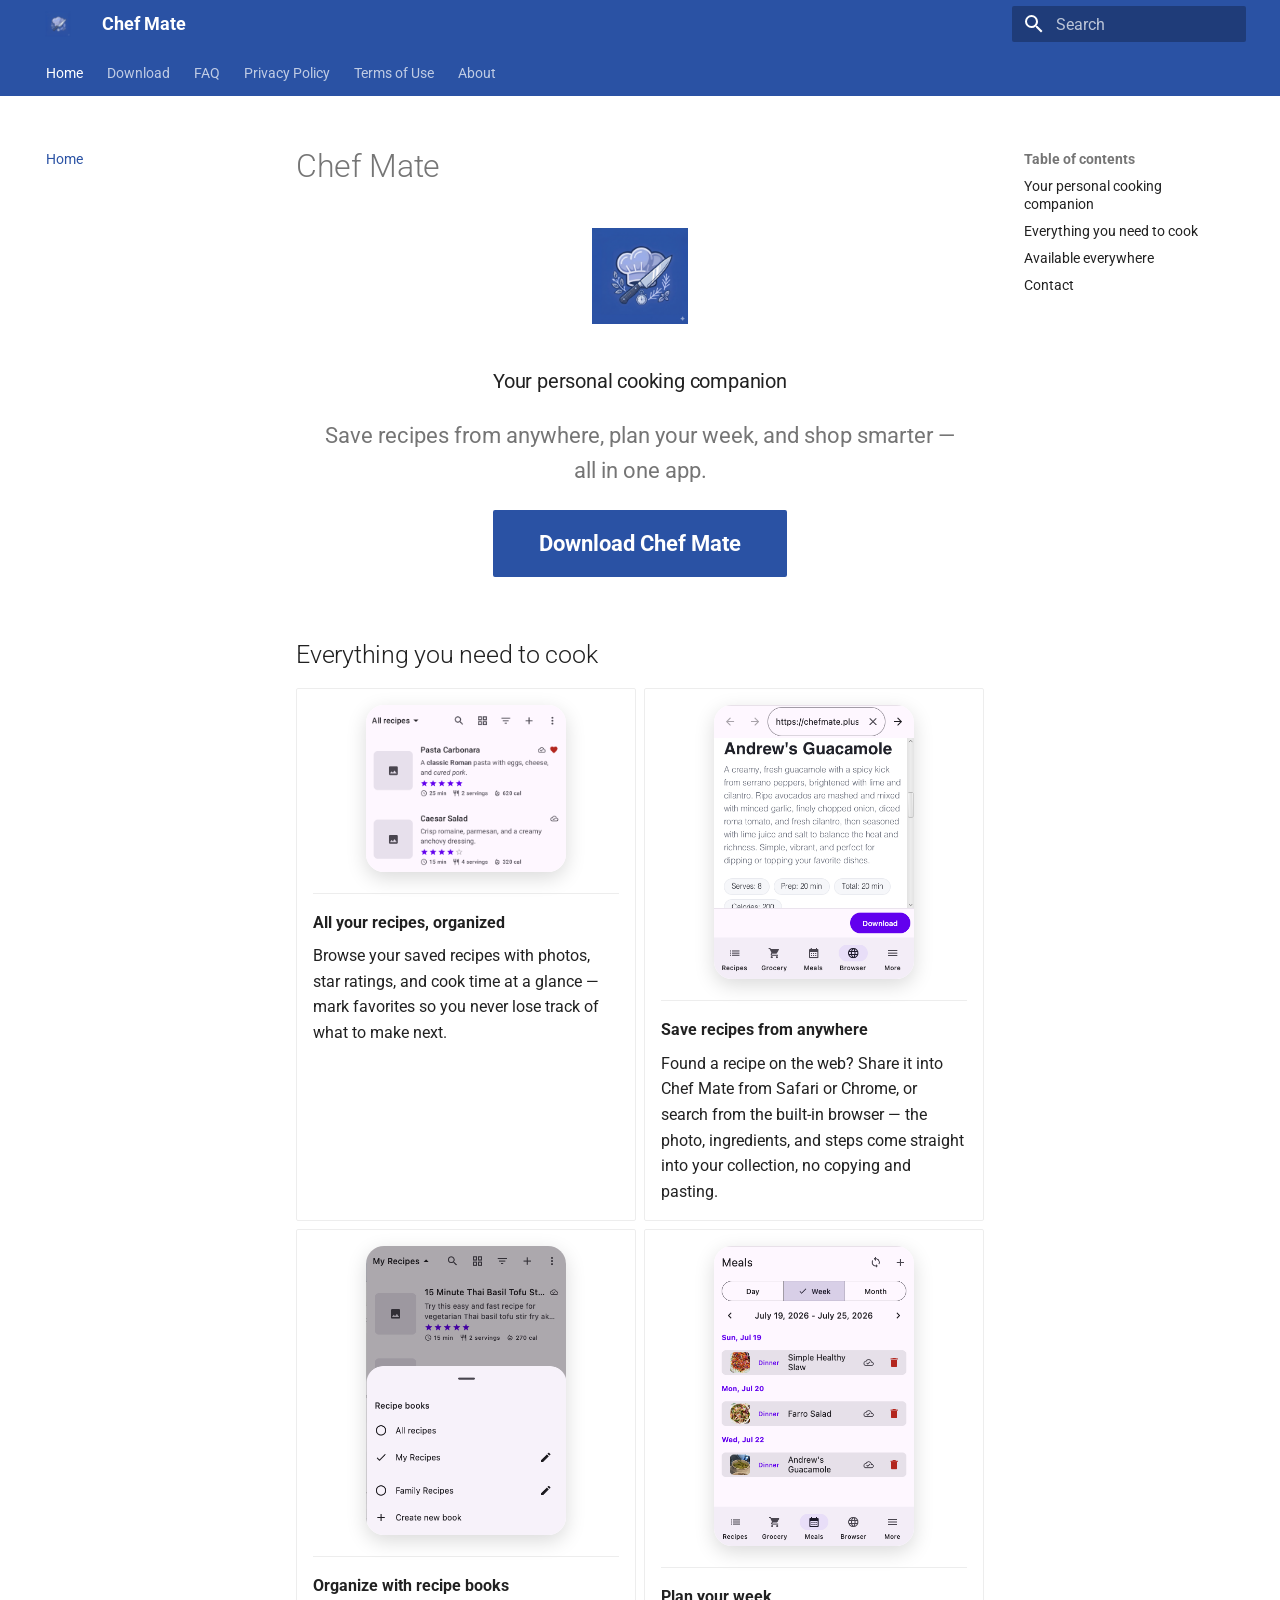
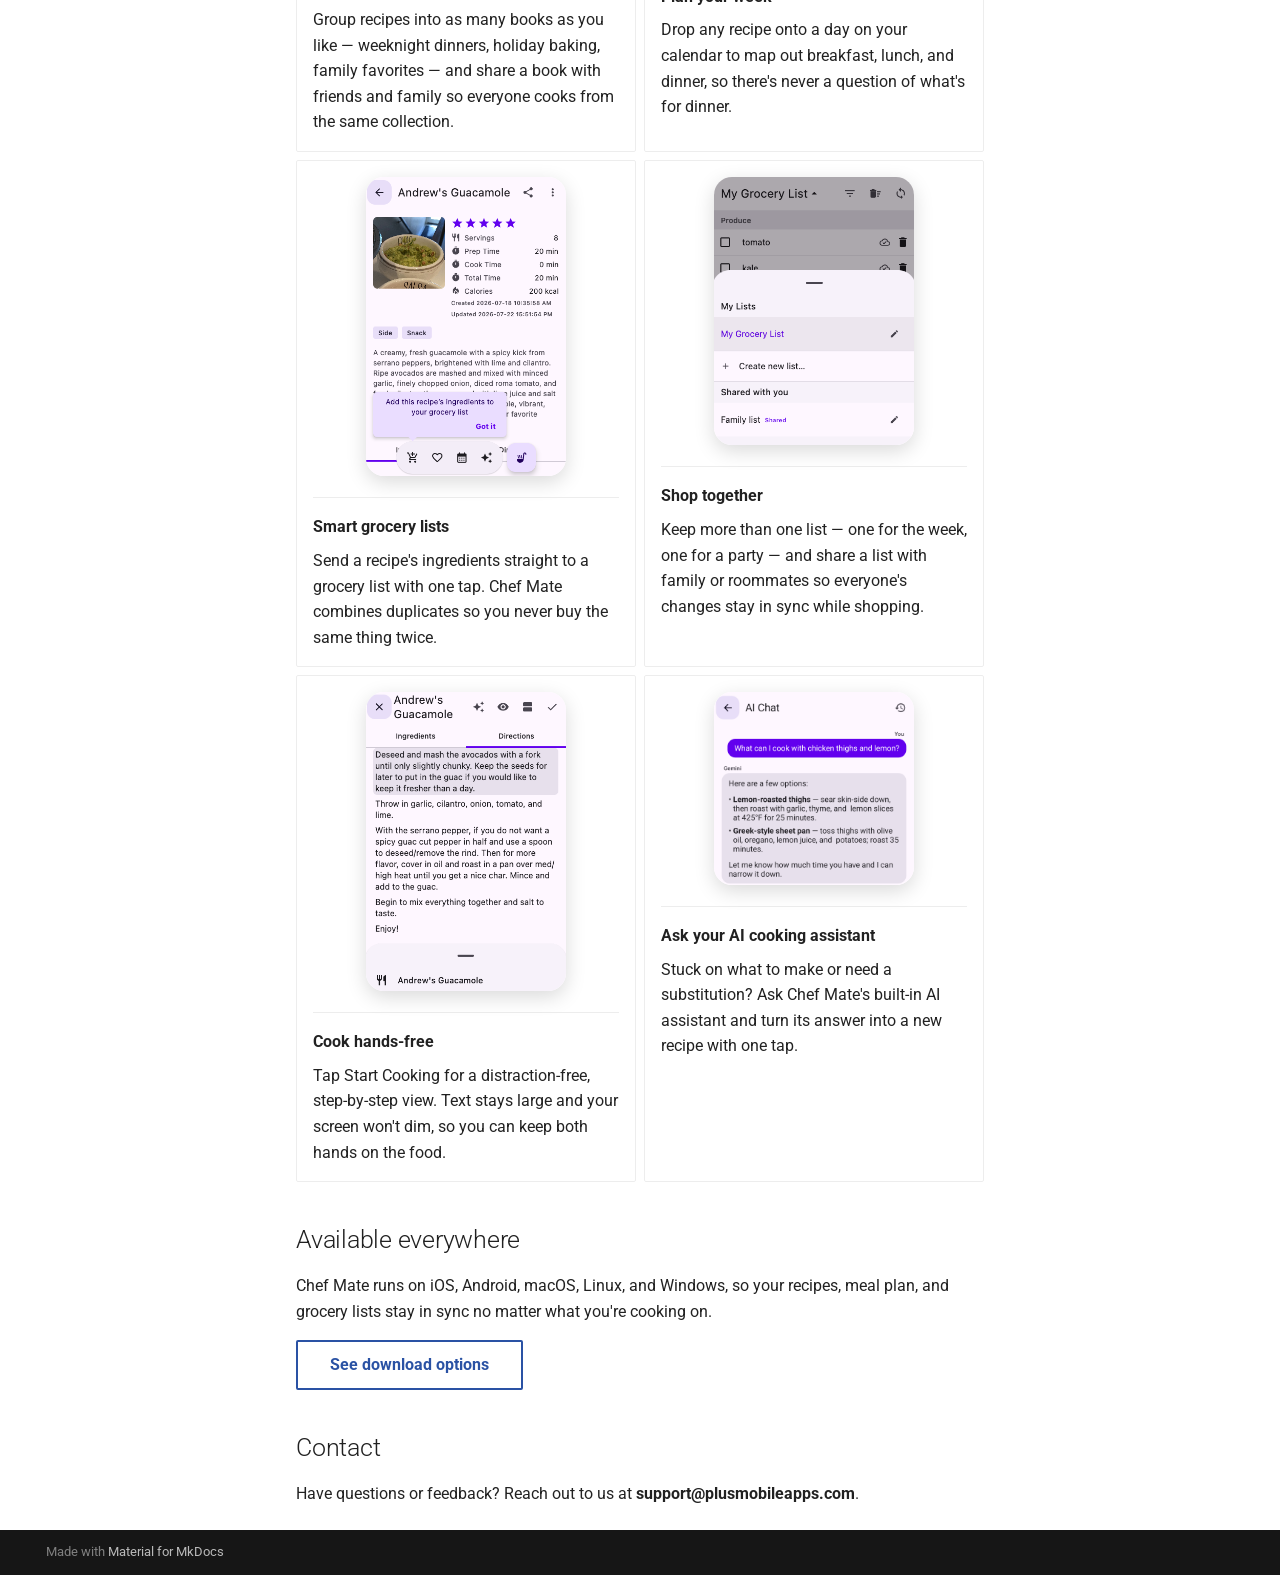
<file: index.html>
<!doctype html>
<html lang="en" class="no-js">
  <head>
    
      <meta charset="utf-8">
      <meta name="viewport" content="width=device-width,initial-scale=1">
      
      
      
      
      
        <link rel="next" href="download/">
      
      
        
      
      
      <link rel="icon" href="assets/favicon.png">
      <meta name="generator" content="mkdocs-1.6.1, mkdocs-material-9.7.7">
    
    
      
        <title>Chef Mate</title>
      
    
    
      <link rel="stylesheet" href="assets/stylesheets/main.ec1eaa64.min.css">
      
        
        <link rel="stylesheet" href="assets/stylesheets/palette.ab4e12ef.min.css">
      
      


    
    
      
    
    
      
        
        
        <link rel="preconnect" href="https://fonts.gstatic.com" crossorigin>
        <link rel="stylesheet" href="https://fonts.googleapis.com/css?family=Roboto:300,300i,400,400i,700,700i%7CRoboto+Mono:400,400i,700,700i&display=fallback">
        <style>:root{--md-text-font:"Roboto";--md-code-font:"Roboto Mono"}</style>
      
    
    
      <link rel="stylesheet" href="stylesheets/extra.css">
    
    <script>__md_scope=new URL(".",location),__md_hash=e=>[...e].reduce(((e,_)=>(e<<5)-e+_.charCodeAt(0)),0),__md_get=(e,_=localStorage,t=__md_scope)=>JSON.parse(_.getItem(t.pathname+"."+e)),__md_set=(e,_,t=localStorage,a=__md_scope)=>{try{t.setItem(a.pathname+"."+e,JSON.stringify(_))}catch(e){}}</script>
    
      

    
    
  </head>
  
  
    
    
    
    
    
    <body dir="ltr" data-md-color-scheme="default" data-md-color-primary="custom" data-md-color-accent="custom">
  
    
    <input class="md-toggle" data-md-toggle="drawer" type="checkbox" id="__drawer" autocomplete="off">
    <input class="md-toggle" data-md-toggle="search" type="checkbox" id="__search" autocomplete="off">
    <label class="md-overlay" for="__drawer"></label>
    <div data-md-component="skip">
      
        
        <a href="#chef-mate" class="md-skip">
          Skip to content
        </a>
      
    </div>
    <div data-md-component="announce">
      
    </div>
    
    
      

<header class="md-header" data-md-component="header">
  <nav class="md-header__inner md-grid" aria-label="Header">
    <a href="." title="Chef Mate" class="md-header__button md-logo" aria-label="Chef Mate" data-md-component="logo">
      
  <img src="assets/logo.png" alt="logo">

    </a>
    <label class="md-header__button md-icon" for="__drawer">
      
      <svg xmlns="http://www.w3.org/2000/svg" viewBox="0 0 24 24"><path d="M3 6h18v2H3zm0 5h18v2H3zm0 5h18v2H3z"/></svg>
    </label>
    <div class="md-header__title" data-md-component="header-title">
      <div class="md-header__ellipsis">
        <div class="md-header__topic">
          <span class="md-ellipsis">
            Chef Mate
          </span>
        </div>
        <div class="md-header__topic" data-md-component="header-topic">
          <span class="md-ellipsis">
            
              Home
            
          </span>
        </div>
      </div>
    </div>
    
      
    
    
    
    
      
      
        <label class="md-header__button md-icon" for="__search">
          
          <svg xmlns="http://www.w3.org/2000/svg" viewBox="0 0 24 24"><path d="M9.5 3A6.5 6.5 0 0 1 16 9.5c0 1.61-.59 3.09-1.56 4.23l.27.27h.79l5 5-1.5 1.5-5-5v-.79l-.27-.27A6.52 6.52 0 0 1 9.5 16 6.5 6.5 0 0 1 3 9.5 6.5 6.5 0 0 1 9.5 3m0 2C7 5 5 7 5 9.5S7 14 9.5 14 14 12 14 9.5 12 5 9.5 5"/></svg>
        </label>
        <div class="md-search" data-md-component="search" role="dialog">
  <label class="md-search__overlay" for="__search"></label>
  <div class="md-search__inner" role="search">
    <form class="md-search__form" name="search">
      <input type="text" class="md-search__input" name="query" aria-label="Search" placeholder="Search" autocapitalize="off" autocorrect="off" autocomplete="off" spellcheck="false" data-md-component="search-query" required>
      <label class="md-search__icon md-icon" for="__search">
        
        <svg xmlns="http://www.w3.org/2000/svg" viewBox="0 0 24 24"><path d="M9.5 3A6.5 6.5 0 0 1 16 9.5c0 1.61-.59 3.09-1.56 4.23l.27.27h.79l5 5-1.5 1.5-5-5v-.79l-.27-.27A6.52 6.52 0 0 1 9.5 16 6.5 6.5 0 0 1 3 9.5 6.5 6.5 0 0 1 9.5 3m0 2C7 5 5 7 5 9.5S7 14 9.5 14 14 12 14 9.5 12 5 9.5 5"/></svg>
        
        <svg xmlns="http://www.w3.org/2000/svg" viewBox="0 0 24 24"><path d="M20 11v2H8l5.5 5.5-1.42 1.42L4.16 12l7.92-7.92L13.5 5.5 8 11z"/></svg>
      </label>
      <nav class="md-search__options" aria-label="Search">
        
        <button type="reset" class="md-search__icon md-icon" title="Clear" aria-label="Clear" tabindex="-1">
          
          <svg xmlns="http://www.w3.org/2000/svg" viewBox="0 0 24 24"><path d="M19 6.41 17.59 5 12 10.59 6.41 5 5 6.41 10.59 12 5 17.59 6.41 19 12 13.41 17.59 19 19 17.59 13.41 12z"/></svg>
        </button>
      </nav>
      
    </form>
    <div class="md-search__output">
      <div class="md-search__scrollwrap" tabindex="0" data-md-scrollfix>
        <div class="md-search-result" data-md-component="search-result">
          <div class="md-search-result__meta">
            Initializing search
          </div>
          <ol class="md-search-result__list" role="presentation"></ol>
        </div>
      </div>
    </div>
  </div>
</div>
      
    
    
  </nav>
  
</header>
    
    <div class="md-container" data-md-component="container">
      
      
        
          
            
<nav class="md-tabs" aria-label="Tabs" data-md-component="tabs">
  <div class="md-grid">
    <ul class="md-tabs__list">
      
        
  
  
  
    
  
  
    <li class="md-tabs__item md-tabs__item--active">
      <a href="." class="md-tabs__link">
        
  
  
    
  
  Home

      </a>
    </li>
  

      
        
  
  
  
  
    <li class="md-tabs__item">
      <a href="download/" class="md-tabs__link">
        
  
  
    
  
  Download

      </a>
    </li>
  

      
        
  
  
  
  
    <li class="md-tabs__item">
      <a href="faq/" class="md-tabs__link">
        
  
  
    
  
  FAQ

      </a>
    </li>
  

      
        
  
  
  
  
    <li class="md-tabs__item">
      <a href="privacy-policy/" class="md-tabs__link">
        
  
  
    
  
  Privacy Policy

      </a>
    </li>
  

      
        
  
  
  
  
    <li class="md-tabs__item">
      <a href="terms-of-use/" class="md-tabs__link">
        
  
  
    
  
  Terms of Use

      </a>
    </li>
  

      
        
  
  
  
  
    <li class="md-tabs__item">
      <a href="about/" class="md-tabs__link">
        
  
  
    
  
  About

      </a>
    </li>
  

      
    </ul>
  </div>
</nav>
          
        
      
      <main class="md-main" data-md-component="main">
        <div class="md-main__inner md-grid">
          
            
              
              <div class="md-sidebar md-sidebar--primary" data-md-component="sidebar" data-md-type="navigation" >
                <div class="md-sidebar__scrollwrap">
                  <div class="md-sidebar__inner">
                    


  


<nav class="md-nav md-nav--primary md-nav--lifted" aria-label="Navigation" data-md-level="0">
  <label class="md-nav__title" for="__drawer">
    <a href="." title="Chef Mate" class="md-nav__button md-logo" aria-label="Chef Mate" data-md-component="logo">
      
  <img src="assets/logo.png" alt="logo">

    </a>
    Chef Mate
  </label>
  
  <ul class="md-nav__list" data-md-scrollfix>
    
      
      
  
  
    
  
  
  
    <li class="md-nav__item md-nav__item--active">
      
      <input class="md-nav__toggle md-toggle" type="checkbox" id="__toc">
      
      
        
      
      
        <label class="md-nav__link md-nav__link--active" for="__toc">
          
  
  
  <span class="md-ellipsis">
    
  
    Home
  

    
  </span>
  
  

          <span class="md-nav__icon md-icon"></span>
        </label>
      
      <a href="." class="md-nav__link md-nav__link--active">
        
  
  
  <span class="md-ellipsis">
    
  
    Home
  

    
  </span>
  
  

      </a>
      
        

<nav class="md-nav md-nav--secondary" aria-label="Table of contents">
  
  
  
    
  
  
    <label class="md-nav__title" for="__toc">
      <span class="md-nav__icon md-icon"></span>
      Table of contents
    </label>
    <ul class="md-nav__list" data-md-component="toc" data-md-scrollfix>
      
        <li class="md-nav__item">
  <a href="#your-personal-cooking-companion" class="md-nav__link">
    <span class="md-ellipsis">
      
        Your personal cooking companion
      
    </span>
  </a>
  
</li>
      
        <li class="md-nav__item">
  <a href="#everything-you-need-to-cook" class="md-nav__link">
    <span class="md-ellipsis">
      
        Everything you need to cook
      
    </span>
  </a>
  
</li>
      
        <li class="md-nav__item">
  <a href="#available-everywhere" class="md-nav__link">
    <span class="md-ellipsis">
      
        Available everywhere
      
    </span>
  </a>
  
</li>
      
        <li class="md-nav__item">
  <a href="#contact" class="md-nav__link">
    <span class="md-ellipsis">
      
        Contact
      
    </span>
  </a>
  
</li>
      
    </ul>
  
</nav>
      
    </li>
  

    
      
      
  
  
  
  
    <li class="md-nav__item">
      <a href="download/" class="md-nav__link">
        
  
  
  <span class="md-ellipsis">
    
  
    Download
  

    
  </span>
  
  

      </a>
    </li>
  

    
      
      
  
  
  
  
    <li class="md-nav__item">
      <a href="faq/" class="md-nav__link">
        
  
  
  <span class="md-ellipsis">
    
  
    FAQ
  

    
  </span>
  
  

      </a>
    </li>
  

    
      
      
  
  
  
  
    <li class="md-nav__item">
      <a href="privacy-policy/" class="md-nav__link">
        
  
  
  <span class="md-ellipsis">
    
  
    Privacy Policy
  

    
  </span>
  
  

      </a>
    </li>
  

    
      
      
  
  
  
  
    <li class="md-nav__item">
      <a href="terms-of-use/" class="md-nav__link">
        
  
  
  <span class="md-ellipsis">
    
  
    Terms of Use
  

    
  </span>
  
  

      </a>
    </li>
  

    
      
      
  
  
  
  
    <li class="md-nav__item">
      <a href="about/" class="md-nav__link">
        
  
  
  <span class="md-ellipsis">
    
  
    About
  

    
  </span>
  
  

      </a>
    </li>
  

    
  </ul>
</nav>
                  </div>
                </div>
              </div>
            
            
              
              <div class="md-sidebar md-sidebar--secondary" data-md-component="sidebar" data-md-type="toc" >
                <div class="md-sidebar__scrollwrap">
                  <div class="md-sidebar__inner">
                    

<nav class="md-nav md-nav--secondary" aria-label="Table of contents">
  
  
  
    
  
  
    <label class="md-nav__title" for="__toc">
      <span class="md-nav__icon md-icon"></span>
      Table of contents
    </label>
    <ul class="md-nav__list" data-md-component="toc" data-md-scrollfix>
      
        <li class="md-nav__item">
  <a href="#your-personal-cooking-companion" class="md-nav__link">
    <span class="md-ellipsis">
      
        Your personal cooking companion
      
    </span>
  </a>
  
</li>
      
        <li class="md-nav__item">
  <a href="#everything-you-need-to-cook" class="md-nav__link">
    <span class="md-ellipsis">
      
        Everything you need to cook
      
    </span>
  </a>
  
</li>
      
        <li class="md-nav__item">
  <a href="#available-everywhere" class="md-nav__link">
    <span class="md-ellipsis">
      
        Available everywhere
      
    </span>
  </a>
  
</li>
      
        <li class="md-nav__item">
  <a href="#contact" class="md-nav__link">
    <span class="md-ellipsis">
      
        Contact
      
    </span>
  </a>
  
</li>
      
    </ul>
  
</nav>
                  </div>
                </div>
              </div>
            
          
          
            <div class="md-content" data-md-component="content">
              
              <article class="md-content__inner md-typeset">
                
                  



<h1 id="chef-mate">Chef Mate</h1>
<div class="hero">
<p><img alt="Chef Mate logo" src="assets/logo.png" width="96" /></p>
<h3 id="your-personal-cooking-companion">Your personal cooking companion</h3>
<p>Save recipes from anywhere, plan your week, and shop smarter — all in one app.</p>
<p><a class="md-button md-button--primary" href="download/">Download Chef Mate</a></p>
</div>
<h2 id="everything-you-need-to-cook">Everything you need to cook</h2>
<div class="grid cards">
<ul>
<li>
<p><img alt="Browse your recipes" src="assets/screenshots/recipe-list.png" /></p>
<hr />
<p><strong>All your recipes, organized</strong></p>
<p>Browse your saved recipes with photos, star ratings, and cook time at a glance — mark favorites so you never lose track of what to make next.</p>
</li>
<li>
<p><img alt="Save a recipe from the built-in browser" src="assets/screenshots/save-recipes.png" /></p>
<hr />
<p><strong>Save recipes from anywhere</strong></p>
<p>Found a recipe on the web? Share it into Chef Mate from Safari or Chrome, or search from the built-in browser — the photo, ingredients, and steps come straight into your collection, no copying and pasting.</p>
</li>
<li>
<p><img alt="Organize recipes into recipe books" src="assets/screenshots/recipe-books.png" /></p>
<hr />
<p><strong>Organize with recipe books</strong></p>
<p>Group recipes into as many books as you like — weeknight dinners, holiday baking, family favorites — and share a book with friends and family so everyone cooks from the same collection.</p>
</li>
<li>
<p><img alt="Plan meals for the week" src="assets/screenshots/meal-planning.png" /></p>
<hr />
<p><strong>Plan your week</strong></p>
<p>Drop any recipe onto a day on your calendar to map out breakfast, lunch, and dinner, so there's never a question of what's for dinner.</p>
</li>
<li>
<p><img alt="Add a recipe's ingredients to a grocery list" src="assets/screenshots/add-to-grocery.png" /></p>
<hr />
<p><strong>Smart grocery lists</strong></p>
<p>Send a recipe's ingredients straight to a grocery list with one tap. Chef Mate combines duplicates so you never buy the same thing twice.</p>
</li>
<li>
<p><img alt="Shop from a shared grocery list" src="assets/screenshots/grocery-lists.png" /></p>
<hr />
<p><strong>Shop together</strong></p>
<p>Keep more than one list — one for the week, one for a party — and share a list with family or roommates so everyone's changes stay in sync while shopping.</p>
</li>
<li>
<p><img alt="Cook mode step-by-step view" src="assets/screenshots/cook-mode.png" /></p>
<hr />
<p><strong>Cook hands-free</strong></p>
<p>Tap Start Cooking for a distraction-free, step-by-step view. Text stays large and your screen won't dim, so you can keep both hands on the food.</p>
</li>
<li>
<p><img alt="Chat with the AI cooking assistant" src="assets/screenshots/ai-chat.png" /></p>
<hr />
<p><strong>Ask your AI cooking assistant</strong></p>
<p>Stuck on what to make or need a substitution? Ask Chef Mate's built-in AI assistant and turn its answer into a new recipe with one tap.</p>
</li>
</ul>
</div>
<h2 id="available-everywhere">Available everywhere</h2>
<p>Chef Mate runs on iOS, Android, macOS, Linux, and Windows, so your recipes, meal plan, and grocery lists stay in sync no matter what you're cooking on.</p>
<p><a class="md-button" href="download/">See download options</a></p>
<h2 id="contact">Contact</h2>
<p>Have questions or feedback? Reach out to us at <strong>support@plusmobileapps.com</strong>.</p>












                
              </article>
            </div>
          
          
<script>var target=document.getElementById(location.hash.slice(1));target&&target.name&&(target.checked=target.name.startsWith("__tabbed_"))</script>
        </div>
        
      </main>
      
        <footer class="md-footer">
  
  <div class="md-footer-meta md-typeset">
    <div class="md-footer-meta__inner md-grid">
      <div class="md-copyright">
  
  
    Made with
    <a href="https://squidfunk.github.io/mkdocs-material/" target="_blank" rel="noopener">
      Material for MkDocs
    </a>
  
</div>
      
    </div>
  </div>
</footer>
      
    </div>
    <div class="md-dialog" data-md-component="dialog">
      <div class="md-dialog__inner md-typeset"></div>
    </div>
    
    
    
      
      
      <script id="__config" type="application/json">{"annotate": null, "base": ".", "features": ["navigation.tabs", "navigation.sections"], "search": "assets/javascripts/workers/search.2c215733.min.js", "tags": null, "translations": {"clipboard.copied": "Copied to clipboard", "clipboard.copy": "Copy to clipboard", "search.result.more.one": "1 more on this page", "search.result.more.other": "# more on this page", "search.result.none": "No matching documents", "search.result.one": "1 matching document", "search.result.other": "# matching documents", "search.result.placeholder": "Type to start searching", "search.result.term.missing": "Missing", "select.version": "Select version"}, "version": null}</script>
    
    
      <script src="assets/javascripts/bundle.d7400e89.min.js"></script>
      
    
  </body>
</html>
</file>
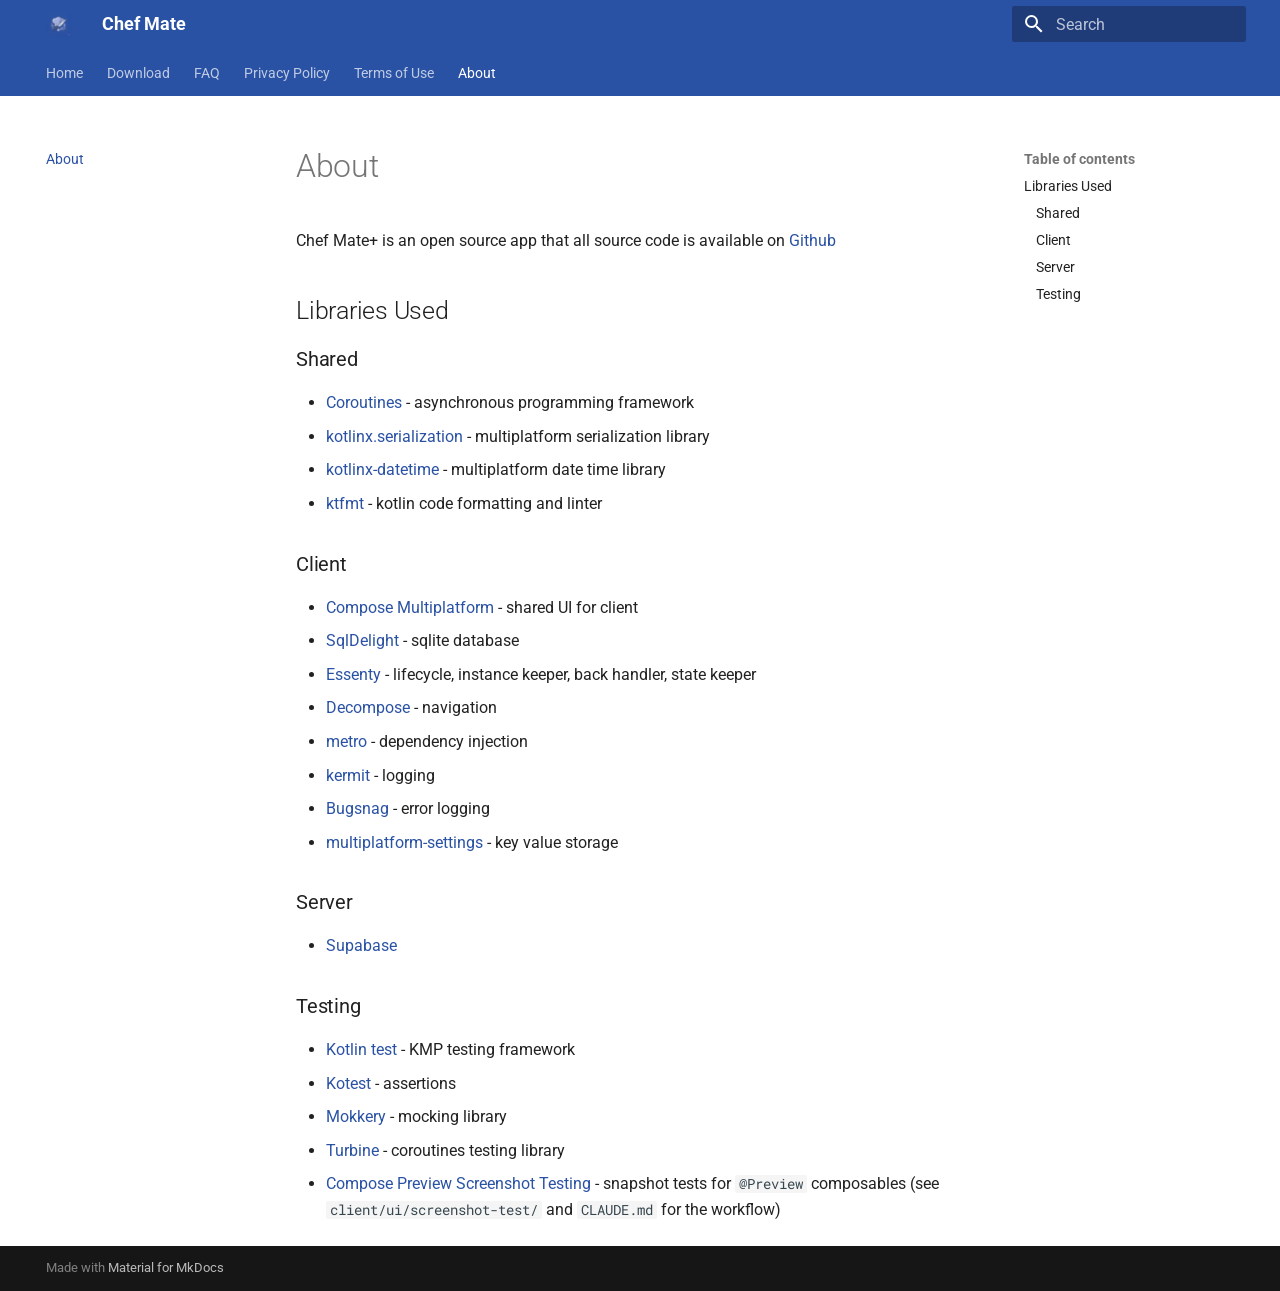
<file: about/index.html>
<!doctype html>
<html lang="en" class="no-js">
  <head>
    
      <meta charset="utf-8">
      <meta name="viewport" content="width=device-width,initial-scale=1">
      
      
      
      
        <link rel="prev" href="../terms-of-use/">
      
      
      
        
      
      
      <link rel="icon" href="../assets/favicon.png">
      <meta name="generator" content="mkdocs-1.6.1, mkdocs-material-9.7.7">
    
    
      
        <title>About - Chef Mate</title>
      
    
    
      <link rel="stylesheet" href="../assets/stylesheets/main.ec1eaa64.min.css">
      
        
        <link rel="stylesheet" href="../assets/stylesheets/palette.ab4e12ef.min.css">
      
      


    
    
      
    
    
      
        
        
        <link rel="preconnect" href="https://fonts.gstatic.com" crossorigin>
        <link rel="stylesheet" href="https://fonts.googleapis.com/css?family=Roboto:300,300i,400,400i,700,700i%7CRoboto+Mono:400,400i,700,700i&display=fallback">
        <style>:root{--md-text-font:"Roboto";--md-code-font:"Roboto Mono"}</style>
      
    
    
      <link rel="stylesheet" href="../stylesheets/extra.css">
    
    <script>__md_scope=new URL("..",location),__md_hash=e=>[...e].reduce(((e,_)=>(e<<5)-e+_.charCodeAt(0)),0),__md_get=(e,_=localStorage,t=__md_scope)=>JSON.parse(_.getItem(t.pathname+"."+e)),__md_set=(e,_,t=localStorage,a=__md_scope)=>{try{t.setItem(a.pathname+"."+e,JSON.stringify(_))}catch(e){}}</script>
    
      

    
    
  </head>
  
  
    
    
    
    
    
    <body dir="ltr" data-md-color-scheme="default" data-md-color-primary="custom" data-md-color-accent="custom">
  
    
    <input class="md-toggle" data-md-toggle="drawer" type="checkbox" id="__drawer" autocomplete="off">
    <input class="md-toggle" data-md-toggle="search" type="checkbox" id="__search" autocomplete="off">
    <label class="md-overlay" for="__drawer"></label>
    <div data-md-component="skip">
      
        
        <a href="#about" class="md-skip">
          Skip to content
        </a>
      
    </div>
    <div data-md-component="announce">
      
    </div>
    
    
      

<header class="md-header" data-md-component="header">
  <nav class="md-header__inner md-grid" aria-label="Header">
    <a href=".." title="Chef Mate" class="md-header__button md-logo" aria-label="Chef Mate" data-md-component="logo">
      
  <img src="../assets/logo.png" alt="logo">

    </a>
    <label class="md-header__button md-icon" for="__drawer">
      
      <svg xmlns="http://www.w3.org/2000/svg" viewBox="0 0 24 24"><path d="M3 6h18v2H3zm0 5h18v2H3zm0 5h18v2H3z"/></svg>
    </label>
    <div class="md-header__title" data-md-component="header-title">
      <div class="md-header__ellipsis">
        <div class="md-header__topic">
          <span class="md-ellipsis">
            Chef Mate
          </span>
        </div>
        <div class="md-header__topic" data-md-component="header-topic">
          <span class="md-ellipsis">
            
              About
            
          </span>
        </div>
      </div>
    </div>
    
      
    
    
    
    
      
      
        <label class="md-header__button md-icon" for="__search">
          
          <svg xmlns="http://www.w3.org/2000/svg" viewBox="0 0 24 24"><path d="M9.5 3A6.5 6.5 0 0 1 16 9.5c0 1.61-.59 3.09-1.56 4.23l.27.27h.79l5 5-1.5 1.5-5-5v-.79l-.27-.27A6.52 6.52 0 0 1 9.5 16 6.5 6.5 0 0 1 3 9.5 6.5 6.5 0 0 1 9.5 3m0 2C7 5 5 7 5 9.5S7 14 9.5 14 14 12 14 9.5 12 5 9.5 5"/></svg>
        </label>
        <div class="md-search" data-md-component="search" role="dialog">
  <label class="md-search__overlay" for="__search"></label>
  <div class="md-search__inner" role="search">
    <form class="md-search__form" name="search">
      <input type="text" class="md-search__input" name="query" aria-label="Search" placeholder="Search" autocapitalize="off" autocorrect="off" autocomplete="off" spellcheck="false" data-md-component="search-query" required>
      <label class="md-search__icon md-icon" for="__search">
        
        <svg xmlns="http://www.w3.org/2000/svg" viewBox="0 0 24 24"><path d="M9.5 3A6.5 6.5 0 0 1 16 9.5c0 1.61-.59 3.09-1.56 4.23l.27.27h.79l5 5-1.5 1.5-5-5v-.79l-.27-.27A6.52 6.52 0 0 1 9.5 16 6.5 6.5 0 0 1 3 9.5 6.5 6.5 0 0 1 9.5 3m0 2C7 5 5 7 5 9.5S7 14 9.5 14 14 12 14 9.5 12 5 9.5 5"/></svg>
        
        <svg xmlns="http://www.w3.org/2000/svg" viewBox="0 0 24 24"><path d="M20 11v2H8l5.5 5.5-1.42 1.42L4.16 12l7.92-7.92L13.5 5.5 8 11z"/></svg>
      </label>
      <nav class="md-search__options" aria-label="Search">
        
        <button type="reset" class="md-search__icon md-icon" title="Clear" aria-label="Clear" tabindex="-1">
          
          <svg xmlns="http://www.w3.org/2000/svg" viewBox="0 0 24 24"><path d="M19 6.41 17.59 5 12 10.59 6.41 5 5 6.41 10.59 12 5 17.59 6.41 19 12 13.41 17.59 19 19 17.59 13.41 12z"/></svg>
        </button>
      </nav>
      
    </form>
    <div class="md-search__output">
      <div class="md-search__scrollwrap" tabindex="0" data-md-scrollfix>
        <div class="md-search-result" data-md-component="search-result">
          <div class="md-search-result__meta">
            Initializing search
          </div>
          <ol class="md-search-result__list" role="presentation"></ol>
        </div>
      </div>
    </div>
  </div>
</div>
      
    
    
  </nav>
  
</header>
    
    <div class="md-container" data-md-component="container">
      
      
        
          
            
<nav class="md-tabs" aria-label="Tabs" data-md-component="tabs">
  <div class="md-grid">
    <ul class="md-tabs__list">
      
        
  
  
  
  
    <li class="md-tabs__item">
      <a href=".." class="md-tabs__link">
        
  
  
    
  
  Home

      </a>
    </li>
  

      
        
  
  
  
  
    <li class="md-tabs__item">
      <a href="../download/" class="md-tabs__link">
        
  
  
    
  
  Download

      </a>
    </li>
  

      
        
  
  
  
  
    <li class="md-tabs__item">
      <a href="../faq/" class="md-tabs__link">
        
  
  
    
  
  FAQ

      </a>
    </li>
  

      
        
  
  
  
  
    <li class="md-tabs__item">
      <a href="../privacy-policy/" class="md-tabs__link">
        
  
  
    
  
  Privacy Policy

      </a>
    </li>
  

      
        
  
  
  
  
    <li class="md-tabs__item">
      <a href="../terms-of-use/" class="md-tabs__link">
        
  
  
    
  
  Terms of Use

      </a>
    </li>
  

      
        
  
  
  
    
  
  
    <li class="md-tabs__item md-tabs__item--active">
      <a href="./" class="md-tabs__link">
        
  
  
    
  
  About

      </a>
    </li>
  

      
    </ul>
  </div>
</nav>
          
        
      
      <main class="md-main" data-md-component="main">
        <div class="md-main__inner md-grid">
          
            
              
              <div class="md-sidebar md-sidebar--primary" data-md-component="sidebar" data-md-type="navigation" >
                <div class="md-sidebar__scrollwrap">
                  <div class="md-sidebar__inner">
                    


  


<nav class="md-nav md-nav--primary md-nav--lifted" aria-label="Navigation" data-md-level="0">
  <label class="md-nav__title" for="__drawer">
    <a href=".." title="Chef Mate" class="md-nav__button md-logo" aria-label="Chef Mate" data-md-component="logo">
      
  <img src="../assets/logo.png" alt="logo">

    </a>
    Chef Mate
  </label>
  
  <ul class="md-nav__list" data-md-scrollfix>
    
      
      
  
  
  
  
    <li class="md-nav__item">
      <a href=".." class="md-nav__link">
        
  
  
  <span class="md-ellipsis">
    
  
    Home
  

    
  </span>
  
  

      </a>
    </li>
  

    
      
      
  
  
  
  
    <li class="md-nav__item">
      <a href="../download/" class="md-nav__link">
        
  
  
  <span class="md-ellipsis">
    
  
    Download
  

    
  </span>
  
  

      </a>
    </li>
  

    
      
      
  
  
  
  
    <li class="md-nav__item">
      <a href="../faq/" class="md-nav__link">
        
  
  
  <span class="md-ellipsis">
    
  
    FAQ
  

    
  </span>
  
  

      </a>
    </li>
  

    
      
      
  
  
  
  
    <li class="md-nav__item">
      <a href="../privacy-policy/" class="md-nav__link">
        
  
  
  <span class="md-ellipsis">
    
  
    Privacy Policy
  

    
  </span>
  
  

      </a>
    </li>
  

    
      
      
  
  
  
  
    <li class="md-nav__item">
      <a href="../terms-of-use/" class="md-nav__link">
        
  
  
  <span class="md-ellipsis">
    
  
    Terms of Use
  

    
  </span>
  
  

      </a>
    </li>
  

    
      
      
  
  
    
  
  
  
    <li class="md-nav__item md-nav__item--active">
      
      <input class="md-nav__toggle md-toggle" type="checkbox" id="__toc">
      
      
        
      
      
        <label class="md-nav__link md-nav__link--active" for="__toc">
          
  
  
  <span class="md-ellipsis">
    
  
    About
  

    
  </span>
  
  

          <span class="md-nav__icon md-icon"></span>
        </label>
      
      <a href="./" class="md-nav__link md-nav__link--active">
        
  
  
  <span class="md-ellipsis">
    
  
    About
  

    
  </span>
  
  

      </a>
      
        

<nav class="md-nav md-nav--secondary" aria-label="Table of contents">
  
  
  
    
  
  
    <label class="md-nav__title" for="__toc">
      <span class="md-nav__icon md-icon"></span>
      Table of contents
    </label>
    <ul class="md-nav__list" data-md-component="toc" data-md-scrollfix>
      
        <li class="md-nav__item">
  <a href="#libraries-used" class="md-nav__link">
    <span class="md-ellipsis">
      
        Libraries Used
      
    </span>
  </a>
  
    <nav class="md-nav" aria-label="Libraries Used">
      <ul class="md-nav__list">
        
          <li class="md-nav__item">
  <a href="#shared" class="md-nav__link">
    <span class="md-ellipsis">
      
        Shared
      
    </span>
  </a>
  
</li>
        
          <li class="md-nav__item">
  <a href="#client" class="md-nav__link">
    <span class="md-ellipsis">
      
        Client
      
    </span>
  </a>
  
</li>
        
          <li class="md-nav__item">
  <a href="#server" class="md-nav__link">
    <span class="md-ellipsis">
      
        Server
      
    </span>
  </a>
  
</li>
        
          <li class="md-nav__item">
  <a href="#testing" class="md-nav__link">
    <span class="md-ellipsis">
      
        Testing
      
    </span>
  </a>
  
</li>
        
      </ul>
    </nav>
  
</li>
      
    </ul>
  
</nav>
      
    </li>
  

    
  </ul>
</nav>
                  </div>
                </div>
              </div>
            
            
              
              <div class="md-sidebar md-sidebar--secondary" data-md-component="sidebar" data-md-type="toc" >
                <div class="md-sidebar__scrollwrap">
                  <div class="md-sidebar__inner">
                    

<nav class="md-nav md-nav--secondary" aria-label="Table of contents">
  
  
  
    
  
  
    <label class="md-nav__title" for="__toc">
      <span class="md-nav__icon md-icon"></span>
      Table of contents
    </label>
    <ul class="md-nav__list" data-md-component="toc" data-md-scrollfix>
      
        <li class="md-nav__item">
  <a href="#libraries-used" class="md-nav__link">
    <span class="md-ellipsis">
      
        Libraries Used
      
    </span>
  </a>
  
    <nav class="md-nav" aria-label="Libraries Used">
      <ul class="md-nav__list">
        
          <li class="md-nav__item">
  <a href="#shared" class="md-nav__link">
    <span class="md-ellipsis">
      
        Shared
      
    </span>
  </a>
  
</li>
        
          <li class="md-nav__item">
  <a href="#client" class="md-nav__link">
    <span class="md-ellipsis">
      
        Client
      
    </span>
  </a>
  
</li>
        
          <li class="md-nav__item">
  <a href="#server" class="md-nav__link">
    <span class="md-ellipsis">
      
        Server
      
    </span>
  </a>
  
</li>
        
          <li class="md-nav__item">
  <a href="#testing" class="md-nav__link">
    <span class="md-ellipsis">
      
        Testing
      
    </span>
  </a>
  
</li>
        
      </ul>
    </nav>
  
</li>
      
    </ul>
  
</nav>
                  </div>
                </div>
              </div>
            
          
          
            <div class="md-content" data-md-component="content">
              
              <article class="md-content__inner md-typeset">
                
                  



<h1 id="about">About</h1>
<p>Chef Mate+ is an open source app that all source code is available on <a href="https://github.com/Plus-Mobile-Apps/chef-mate">Github</a></p>
<h2 id="libraries-used">Libraries Used</h2>
<h3 id="shared">Shared</h3>
<ul>
<li><a href="https://github.com/Kotlin/kotlinx.coroutines">Coroutines</a> - asynchronous programming framework</li>
<li><a href="https://github.com/Kotlin/kotlinx.serialization">kotlinx.serialization</a> - multiplatform serialization library</li>
<li><a href="https://github.com/Kotlin/kotlinx-datetime">kotlinx-datetime</a> - multiplatform date time library</li>
<li><a href="https://github.com/facebook/ktfmt">ktfmt</a> - kotlin code formatting and linter</li>
</ul>
<h3 id="client">Client</h3>
<ul>
<li><a href="https://github.com/JetBrains/compose-multiplatform/#compose-multiplatform">Compose Multiplatform</a> - shared UI for client</li>
<li><a href="https://sqldelight.github.io/sqldelight/2.1.0/">SqlDelight</a> - sqlite database</li>
<li><a href="https://github.com/arkivanov/Essenty">Essenty</a> - lifecycle, instance keeper, back handler, state keeper</li>
<li><a href="https://github.com/arkivanov/Decompose">Decompose</a> - navigation</li>
<li><a href="https://zacsweers.github.io/metro/">metro</a> - dependency injection</li>
<li><a href="https://github.com/touchlab/Kermit">kermit</a> - logging</li>
<li><a href="https://github.com/bugsnag/bugsnag-kotlin-multiplatform">Bugsnag</a> - error logging</li>
<li><a href="https://github.com/russhwolf/multiplatform-settings">multiplatform-settings</a> - key value storage</li>
</ul>
<h3 id="server">Server</h3>
<ul>
<li><a href="https://supabase.com/">Supabase</a></li>
</ul>
<h3 id="testing">Testing</h3>
<ul>
<li><a href="https://kotlinlang.org/api/core/kotlin-test/">Kotlin test</a> - KMP testing framework</li>
<li><a href="https://kotest.io/docs/assertions/assertions.html">Kotest</a> - assertions</li>
<li><a href="https://mokkery.dev/">Mokkery</a> - mocking library</li>
<li><a href="https://github.com/cashapp/turbine">Turbine</a> - coroutines testing library</li>
<li><a href="https://developer.android.com/studio/preview/compose-screenshot-testing">Compose Preview Screenshot Testing</a> - snapshot tests for <code>@Preview</code> composables (see <code>client/ui/screenshot-test/</code> and <code>CLAUDE.md</code> for the workflow)</li>
</ul>












                
              </article>
            </div>
          
          
<script>var target=document.getElementById(location.hash.slice(1));target&&target.name&&(target.checked=target.name.startsWith("__tabbed_"))</script>
        </div>
        
      </main>
      
        <footer class="md-footer">
  
  <div class="md-footer-meta md-typeset">
    <div class="md-footer-meta__inner md-grid">
      <div class="md-copyright">
  
  
    Made with
    <a href="https://squidfunk.github.io/mkdocs-material/" target="_blank" rel="noopener">
      Material for MkDocs
    </a>
  
</div>
      
    </div>
  </div>
</footer>
      
    </div>
    <div class="md-dialog" data-md-component="dialog">
      <div class="md-dialog__inner md-typeset"></div>
    </div>
    
    
    
      
      
      <script id="__config" type="application/json">{"annotate": null, "base": "..", "features": ["navigation.tabs", "navigation.sections"], "search": "../assets/javascripts/workers/search.2c215733.min.js", "tags": null, "translations": {"clipboard.copied": "Copied to clipboard", "clipboard.copy": "Copy to clipboard", "search.result.more.one": "1 more on this page", "search.result.more.other": "# more on this page", "search.result.none": "No matching documents", "search.result.one": "1 matching document", "search.result.other": "# matching documents", "search.result.placeholder": "Type to start searching", "search.result.term.missing": "Missing", "select.version": "Select version"}, "version": null}</script>
    
    
      <script src="../assets/javascripts/bundle.d7400e89.min.js"></script>
      
    
  </body>
</html>
</file>
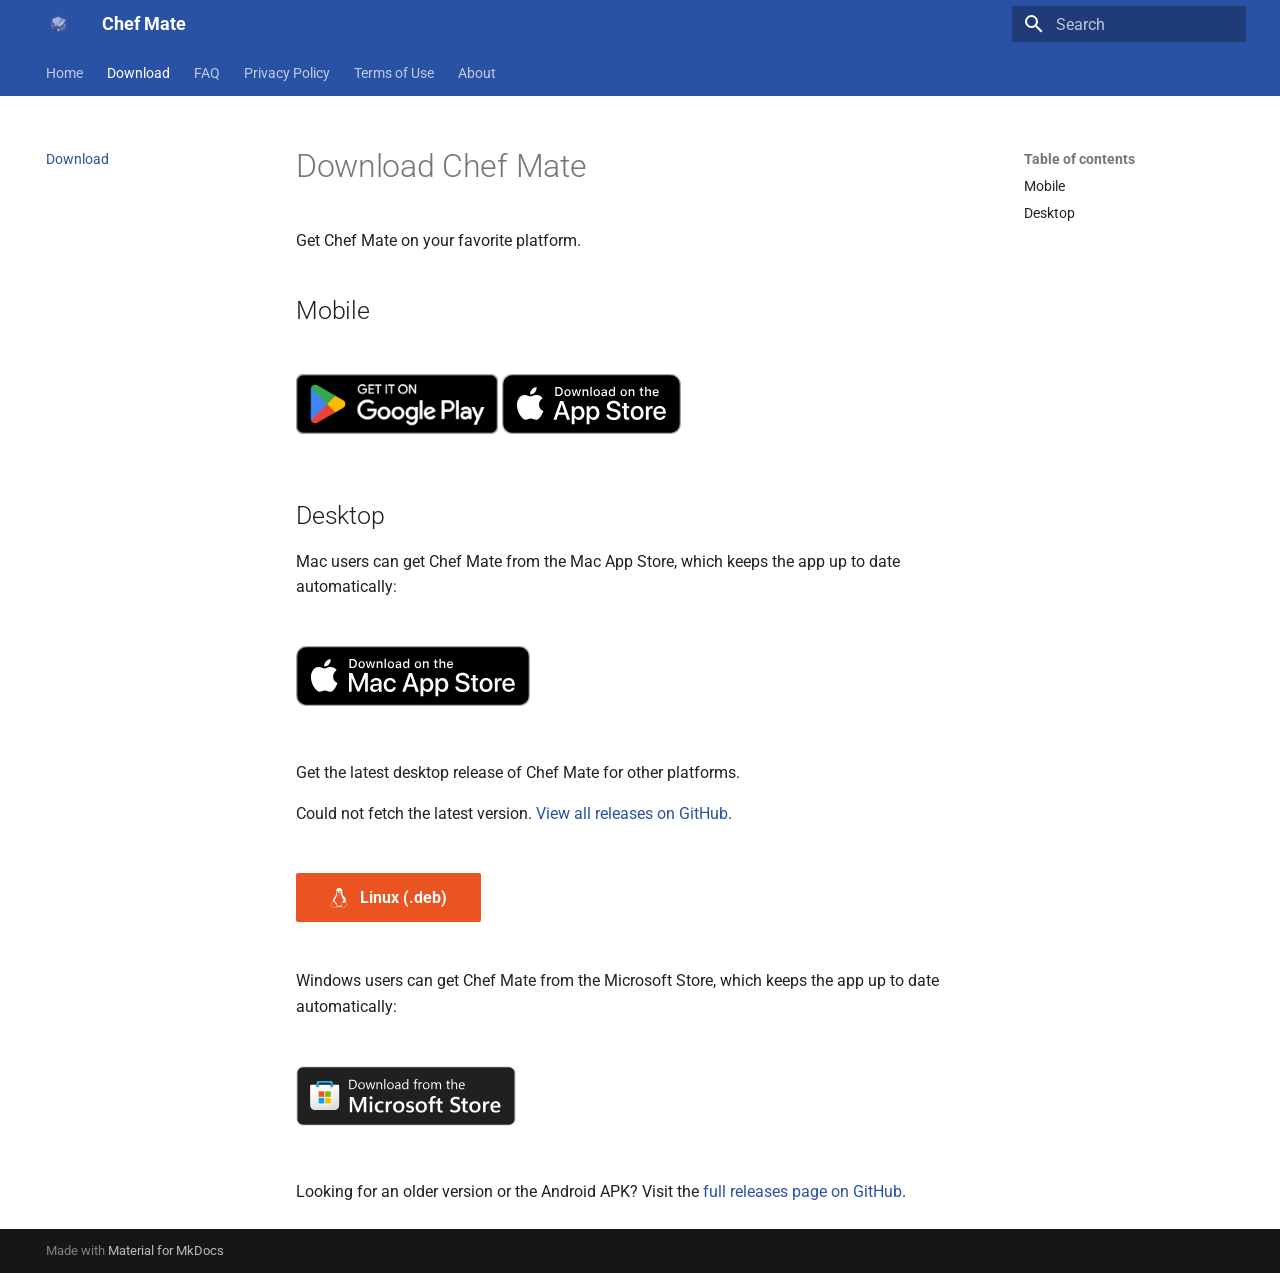
<file: download/index.html>
<!doctype html>
<html lang="en" class="no-js">
  <head>
    
      <meta charset="utf-8">
      <meta name="viewport" content="width=device-width,initial-scale=1">
      
      
      
      
        <link rel="prev" href="..">
      
      
        <link rel="next" href="../faq/">
      
      
        
      
      
      <link rel="icon" href="../assets/favicon.png">
      <meta name="generator" content="mkdocs-1.6.1, mkdocs-material-9.7.7">
    
    
      
        <title>Download - Chef Mate</title>
      
    
    
      <link rel="stylesheet" href="../assets/stylesheets/main.ec1eaa64.min.css">
      
        
        <link rel="stylesheet" href="../assets/stylesheets/palette.ab4e12ef.min.css">
      
      


    
    
      
    
    
      
        
        
        <link rel="preconnect" href="https://fonts.gstatic.com" crossorigin>
        <link rel="stylesheet" href="https://fonts.googleapis.com/css?family=Roboto:300,300i,400,400i,700,700i%7CRoboto+Mono:400,400i,700,700i&display=fallback">
        <style>:root{--md-text-font:"Roboto";--md-code-font:"Roboto Mono"}</style>
      
    
    
      <link rel="stylesheet" href="../stylesheets/extra.css">
    
    <script>__md_scope=new URL("..",location),__md_hash=e=>[...e].reduce(((e,_)=>(e<<5)-e+_.charCodeAt(0)),0),__md_get=(e,_=localStorage,t=__md_scope)=>JSON.parse(_.getItem(t.pathname+"."+e)),__md_set=(e,_,t=localStorage,a=__md_scope)=>{try{t.setItem(a.pathname+"."+e,JSON.stringify(_))}catch(e){}}</script>
    
      

    
    
  </head>
  
  
    
    
    
    
    
    <body dir="ltr" data-md-color-scheme="default" data-md-color-primary="custom" data-md-color-accent="custom">
  
    
    <input class="md-toggle" data-md-toggle="drawer" type="checkbox" id="__drawer" autocomplete="off">
    <input class="md-toggle" data-md-toggle="search" type="checkbox" id="__search" autocomplete="off">
    <label class="md-overlay" for="__drawer"></label>
    <div data-md-component="skip">
      
        
        <a href="#download-chef-mate" class="md-skip">
          Skip to content
        </a>
      
    </div>
    <div data-md-component="announce">
      
    </div>
    
    
      

<header class="md-header" data-md-component="header">
  <nav class="md-header__inner md-grid" aria-label="Header">
    <a href=".." title="Chef Mate" class="md-header__button md-logo" aria-label="Chef Mate" data-md-component="logo">
      
  <img src="../assets/logo.png" alt="logo">

    </a>
    <label class="md-header__button md-icon" for="__drawer">
      
      <svg xmlns="http://www.w3.org/2000/svg" viewBox="0 0 24 24"><path d="M3 6h18v2H3zm0 5h18v2H3zm0 5h18v2H3z"/></svg>
    </label>
    <div class="md-header__title" data-md-component="header-title">
      <div class="md-header__ellipsis">
        <div class="md-header__topic">
          <span class="md-ellipsis">
            Chef Mate
          </span>
        </div>
        <div class="md-header__topic" data-md-component="header-topic">
          <span class="md-ellipsis">
            
              Download
            
          </span>
        </div>
      </div>
    </div>
    
      
    
    
    
    
      
      
        <label class="md-header__button md-icon" for="__search">
          
          <svg xmlns="http://www.w3.org/2000/svg" viewBox="0 0 24 24"><path d="M9.5 3A6.5 6.5 0 0 1 16 9.5c0 1.61-.59 3.09-1.56 4.23l.27.27h.79l5 5-1.5 1.5-5-5v-.79l-.27-.27A6.52 6.52 0 0 1 9.5 16 6.5 6.5 0 0 1 3 9.5 6.5 6.5 0 0 1 9.5 3m0 2C7 5 5 7 5 9.5S7 14 9.5 14 14 12 14 9.5 12 5 9.5 5"/></svg>
        </label>
        <div class="md-search" data-md-component="search" role="dialog">
  <label class="md-search__overlay" for="__search"></label>
  <div class="md-search__inner" role="search">
    <form class="md-search__form" name="search">
      <input type="text" class="md-search__input" name="query" aria-label="Search" placeholder="Search" autocapitalize="off" autocorrect="off" autocomplete="off" spellcheck="false" data-md-component="search-query" required>
      <label class="md-search__icon md-icon" for="__search">
        
        <svg xmlns="http://www.w3.org/2000/svg" viewBox="0 0 24 24"><path d="M9.5 3A6.5 6.5 0 0 1 16 9.5c0 1.61-.59 3.09-1.56 4.23l.27.27h.79l5 5-1.5 1.5-5-5v-.79l-.27-.27A6.52 6.52 0 0 1 9.5 16 6.5 6.5 0 0 1 3 9.5 6.5 6.5 0 0 1 9.5 3m0 2C7 5 5 7 5 9.5S7 14 9.5 14 14 12 14 9.5 12 5 9.5 5"/></svg>
        
        <svg xmlns="http://www.w3.org/2000/svg" viewBox="0 0 24 24"><path d="M20 11v2H8l5.5 5.5-1.42 1.42L4.16 12l7.92-7.92L13.5 5.5 8 11z"/></svg>
      </label>
      <nav class="md-search__options" aria-label="Search">
        
        <button type="reset" class="md-search__icon md-icon" title="Clear" aria-label="Clear" tabindex="-1">
          
          <svg xmlns="http://www.w3.org/2000/svg" viewBox="0 0 24 24"><path d="M19 6.41 17.59 5 12 10.59 6.41 5 5 6.41 10.59 12 5 17.59 6.41 19 12 13.41 17.59 19 19 17.59 13.41 12z"/></svg>
        </button>
      </nav>
      
    </form>
    <div class="md-search__output">
      <div class="md-search__scrollwrap" tabindex="0" data-md-scrollfix>
        <div class="md-search-result" data-md-component="search-result">
          <div class="md-search-result__meta">
            Initializing search
          </div>
          <ol class="md-search-result__list" role="presentation"></ol>
        </div>
      </div>
    </div>
  </div>
</div>
      
    
    
  </nav>
  
</header>
    
    <div class="md-container" data-md-component="container">
      
      
        
          
            
<nav class="md-tabs" aria-label="Tabs" data-md-component="tabs">
  <div class="md-grid">
    <ul class="md-tabs__list">
      
        
  
  
  
  
    <li class="md-tabs__item">
      <a href=".." class="md-tabs__link">
        
  
  
    
  
  Home

      </a>
    </li>
  

      
        
  
  
  
    
  
  
    <li class="md-tabs__item md-tabs__item--active">
      <a href="./" class="md-tabs__link">
        
  
  
    
  
  Download

      </a>
    </li>
  

      
        
  
  
  
  
    <li class="md-tabs__item">
      <a href="../faq/" class="md-tabs__link">
        
  
  
    
  
  FAQ

      </a>
    </li>
  

      
        
  
  
  
  
    <li class="md-tabs__item">
      <a href="../privacy-policy/" class="md-tabs__link">
        
  
  
    
  
  Privacy Policy

      </a>
    </li>
  

      
        
  
  
  
  
    <li class="md-tabs__item">
      <a href="../terms-of-use/" class="md-tabs__link">
        
  
  
    
  
  Terms of Use

      </a>
    </li>
  

      
        
  
  
  
  
    <li class="md-tabs__item">
      <a href="../about/" class="md-tabs__link">
        
  
  
    
  
  About

      </a>
    </li>
  

      
    </ul>
  </div>
</nav>
          
        
      
      <main class="md-main" data-md-component="main">
        <div class="md-main__inner md-grid">
          
            
              
              <div class="md-sidebar md-sidebar--primary" data-md-component="sidebar" data-md-type="navigation" >
                <div class="md-sidebar__scrollwrap">
                  <div class="md-sidebar__inner">
                    


  


<nav class="md-nav md-nav--primary md-nav--lifted" aria-label="Navigation" data-md-level="0">
  <label class="md-nav__title" for="__drawer">
    <a href=".." title="Chef Mate" class="md-nav__button md-logo" aria-label="Chef Mate" data-md-component="logo">
      
  <img src="../assets/logo.png" alt="logo">

    </a>
    Chef Mate
  </label>
  
  <ul class="md-nav__list" data-md-scrollfix>
    
      
      
  
  
  
  
    <li class="md-nav__item">
      <a href=".." class="md-nav__link">
        
  
  
  <span class="md-ellipsis">
    
  
    Home
  

    
  </span>
  
  

      </a>
    </li>
  

    
      
      
  
  
    
  
  
  
    <li class="md-nav__item md-nav__item--active">
      
      <input class="md-nav__toggle md-toggle" type="checkbox" id="__toc">
      
      
        
      
      
        <label class="md-nav__link md-nav__link--active" for="__toc">
          
  
  
  <span class="md-ellipsis">
    
  
    Download
  

    
  </span>
  
  

          <span class="md-nav__icon md-icon"></span>
        </label>
      
      <a href="./" class="md-nav__link md-nav__link--active">
        
  
  
  <span class="md-ellipsis">
    
  
    Download
  

    
  </span>
  
  

      </a>
      
        

<nav class="md-nav md-nav--secondary" aria-label="Table of contents">
  
  
  
    
  
  
    <label class="md-nav__title" for="__toc">
      <span class="md-nav__icon md-icon"></span>
      Table of contents
    </label>
    <ul class="md-nav__list" data-md-component="toc" data-md-scrollfix>
      
        <li class="md-nav__item">
  <a href="#mobile" class="md-nav__link">
    <span class="md-ellipsis">
      
        Mobile
      
    </span>
  </a>
  
</li>
      
        <li class="md-nav__item">
  <a href="#desktop" class="md-nav__link">
    <span class="md-ellipsis">
      
        Desktop
      
    </span>
  </a>
  
</li>
      
    </ul>
  
</nav>
      
    </li>
  

    
      
      
  
  
  
  
    <li class="md-nav__item">
      <a href="../faq/" class="md-nav__link">
        
  
  
  <span class="md-ellipsis">
    
  
    FAQ
  

    
  </span>
  
  

      </a>
    </li>
  

    
      
      
  
  
  
  
    <li class="md-nav__item">
      <a href="../privacy-policy/" class="md-nav__link">
        
  
  
  <span class="md-ellipsis">
    
  
    Privacy Policy
  

    
  </span>
  
  

      </a>
    </li>
  

    
      
      
  
  
  
  
    <li class="md-nav__item">
      <a href="../terms-of-use/" class="md-nav__link">
        
  
  
  <span class="md-ellipsis">
    
  
    Terms of Use
  

    
  </span>
  
  

      </a>
    </li>
  

    
      
      
  
  
  
  
    <li class="md-nav__item">
      <a href="../about/" class="md-nav__link">
        
  
  
  <span class="md-ellipsis">
    
  
    About
  

    
  </span>
  
  

      </a>
    </li>
  

    
  </ul>
</nav>
                  </div>
                </div>
              </div>
            
            
              
              <div class="md-sidebar md-sidebar--secondary" data-md-component="sidebar" data-md-type="toc" >
                <div class="md-sidebar__scrollwrap">
                  <div class="md-sidebar__inner">
                    

<nav class="md-nav md-nav--secondary" aria-label="Table of contents">
  
  
  
    
  
  
    <label class="md-nav__title" for="__toc">
      <span class="md-nav__icon md-icon"></span>
      Table of contents
    </label>
    <ul class="md-nav__list" data-md-component="toc" data-md-scrollfix>
      
        <li class="md-nav__item">
  <a href="#mobile" class="md-nav__link">
    <span class="md-ellipsis">
      
        Mobile
      
    </span>
  </a>
  
</li>
      
        <li class="md-nav__item">
  <a href="#desktop" class="md-nav__link">
    <span class="md-ellipsis">
      
        Desktop
      
    </span>
  </a>
  
</li>
      
    </ul>
  
</nav>
                  </div>
                </div>
              </div>
            
          
          
            <div class="md-content" data-md-component="content">
              
              <article class="md-content__inner md-typeset">
                
                  



<h1 id="download-chef-mate">Download Chef Mate</h1>
<p>Get Chef Mate on your favorite platform.</p>
<h2 id="mobile">Mobile</h2>
<div class="download-buttons">
<p><a class="store-badge" href="https://play.google.com/store/apps/details?id=com.plusmobileapps.chefmate"><img alt="Get it on Google Play" src="../assets/google-play-badge.png" /></a>
<a class="store-badge" href="https://apps.apple.com/app/chef-mate/id6762543578"><img alt="Download on the App Store" src="../assets/app-store-badge.svg" /></a></p>
</div>
<h2 id="desktop">Desktop</h2>
<p>Mac users can get Chef Mate from the Mac App Store, which keeps the app up to date automatically:</p>
<div class="download-buttons">
<p><a class="store-badge" href="https://apps.apple.com/us/app/chef-mate/id6762543578"><img alt="Download on the Mac App Store" src="../assets/mac-app-store-badge.svg" /></a></p>
</div>
<p>Get the latest desktop release of Chef Mate for other platforms.</p>
<p id="latest-release-version"><em>Loading latest release…</em></p>

<div class="download-buttons">
<p><a class="md-button btn-linux" href="https://github.com/Plus-Mobile-Apps/chef-mate/releases/latest" id="download-linux"><span class="twemoji"><svg xmlns="http://www.w3.org/2000/svg" viewBox="0 0 448 512"><!--! Font Awesome Free 7.1.0 by @fontawesome - https://fontawesome.com License - https://fontawesome.com/license/free (Icons: CC BY 4.0, Fonts: SIL OFL 1.1, Code: MIT License) Copyright 2025 Fonticons, Inc.--><path d="M220.9 123.3c1 .5 1.8 1.7 3 1.7 1.1 0 2.8-.4 2.9-1.5.2-1.4-1.9-2.3-3.2-2.9-1.7-.7-3.9-1-5.5-.1-.4.2-.8.7-.6 1.1.3 1.3 2.3 1.1 3.4 1.7M199 125c1.2 0 2-1.2 3-1.7 1.1-.6 3.1-.4 3.5-1.6.2-.4-.2-.9-.6-1.1-1.6-.9-3.8-.6-5.5.1-1.3.6-3.4 1.5-3.2 2.9.1 1 1.8 1.5 2.8 1.4m221 278.8c-3.6-4-5.3-11.6-7.2-19.7-1.8-8.1-3.9-16.8-10.5-22.4-1.3-1.1-2.6-2.1-4-2.9-1.3-.8-2.7-1.5-4.1-2 9.2-27.3 5.6-54.5-3.7-79.1-11.4-30.1-31.3-56.4-46.5-74.4-17.1-21.5-33.7-41.9-33.4-72C311.1 85.4 315.7.1 234.8 0 132.4-.2 158 103.4 156.9 135.2c-1.7 23.4-6.4 41.8-22.5 64.7-18.9 22.5-45.5 58.8-58.1 96.7-6 17.9-8.8 36.1-6.2 53.3-6.5 5.8-11.4 14.7-16.6 20.2-4.2 4.3-10.3 5.9-17 8.3s-14 6-18.5 14.5c-2.1 3.9-2.8 8.1-2.8 12.4 0 3.9.6 7.9 1.2 11.8 1.2 8.1 2.5 15.7.8 20.8-5.2 14.4-5.9 24.4-2.2 31.7 3.8 7.3 11.4 10.5 20.1 12.3 17.3 3.6 40.8 2.7 59.3 12.5 19.8 10.4 39.9 14.1 55.9 10.4 11.6-2.6 21.1-9.6 25.9-20.2 12.5-.1 26.3-5.4 48.3-6.6 14.9-1.2 33.6 5.3 55.1 4.1.6 2.3 1.4 4.6 2.5 6.7v.1c8.3 16.7 23.8 24.3 40.3 23 16.6-1.3 34.1-11 48.3-27.9 13.6-16.4 36-23.2 50.9-32.2 7.4-4.5 13.4-10.1 13.9-18.3.4-8.2-4.4-17.3-15.5-29.7M223.8 87.3c9.8-22.2 34.2-21.8 44-.4 6.5 14.2 3.6 30.9-4.3 40.4-1.6-.8-5.9-2.6-12.6-4.9 1.1-1.2 3.1-2.7 3.9-4.6 4.8-11.8-.2-27-9.1-27.3-7.3-.5-13.9 10.8-11.8 23-4.1-2-9.4-3.5-13-4.4-1-6.9-.3-14.6 2.9-21.8m-40.7-11.5c10.1 0 20.8 14.2 19.1 33.5-3.5 1-7.1 2.5-10.2 4.6 1.2-8.9-3.3-20.1-9.6-19.6-8.4.7-9.8 21.2-1.8 28.1 1 .8 1.9-.2-5.9 5.5-15.6-14.6-10.5-52.1 8.4-52.1m-13.6 60.7c6.2-4.6 13.6-10 14.1-10.5 4.7-4.4 13.5-14.2 27.9-14.2 7.1 0 15.6 2.3 25.9 8.9 6.3 4.1 11.3 4.4 22.6 9.3 8.4 3.5 13.7 9.7 10.5 18.2-2.6 7.1-11 14.4-22.7 18.1-11.1 3.6-19.8 16-38.2 14.9-3.9-.2-7-1-9.6-2.1-8-3.5-12.2-10.4-20-15-8.6-4.8-13.2-10.4-14.7-15.3q-2.1-7.35 4.2-12.3m3.3 334c-2.7 35.1-43.9 34.4-75.3 18-29.9-15.8-68.6-6.5-76.5-21.9-2.4-4.7-2.4-12.7 2.6-26.4v-.2c2.4-7.6.6-16-.6-23.9-1.2-7.8-1.8-15 .9-20 3.5-6.7 8.5-9.1 14.8-11.3 10.3-3.7 11.8-3.4 19.6-9.9 5.5-5.7 9.5-12.9 14.3-18 5.1-5.5 10-8.1 17.7-6.9 8.1 1.2 15.1 6.8 21.9 16l19.6 35.6c9.5 19.9 43.1 48.4 41 68.9m-1.4-25.9c-4.1-6.6-9.6-13.6-14.4-19.6 7.1 0 14.2-2.2 16.7-8.9 2.3-6.2 0-14.9-7.4-24.9-13.5-18.2-38.3-32.5-38.3-32.5-13.5-8.4-21.1-18.7-24.6-29.9s-3-23.3-.3-35.2c5.2-22.9 18.6-45.2 27.2-59.2 2.3-1.7.8 3.2-8.7 20.8-8.5 16.1-24.4 53.3-2.6 82.4.6-20.7 5.5-41.8 13.8-61.5 12-27.4 37.3-74.9 39.3-112.7 1.1.8 4.6 3.2 6.2 4.1 4.6 2.7 8.1 6.7 12.6 10.3 12.4 10 28.5 9.2 42.4 1.2 6.2-3.5 11.2-7.5 15.9-9 9.9-3.1 17.8-8.6 22.3-15 7.7 30.4 25.7 74.3 37.2 95.7 6.1 11.4 18.3 35.5 23.6 64.6 3.3-.1 7 .4 10.9 1.4 13.8-35.7-11.7-74.2-23.3-84.9-4.7-4.6-4.9-6.6-2.6-6.5 12.6 11.2 29.2 33.7 35.2 59 2.8 11.6 3.3 23.7.4 35.7 16.4 6.8 35.9 17.9 30.7 34.8-2.2-.1-3.2 0-4.2 0 3.2-10.1-3.9-17.6-22.8-26.1-19.6-8.6-36-8.6-38.3 12.5-12.1 4.2-18.3 14.7-21.4 27.3-2.8 11.2-3.6 24.7-4.4 39.9-.5 7.7-3.6 18-6.8 29-32.1 22.9-76.7 32.9-114.3 7.2m257.4-11.5c-.9 16.8-41.2 19.9-63.2 46.5-13.2 15.7-29.4 24.4-43.6 25.5s-26.5-4.8-33.7-19.3c-4.7-11.1-2.4-23.1 1.1-36.3 3.7-14.2 9.2-28.8 9.9-40.6.8-15.2 1.7-28.5 4.2-38.7 2.6-10.3 6.6-17.2 13.7-21.1.3-.2.7-.3 1-.5.8 13.2 7.3 26.6 18.8 29.5 12.6 3.3 30.7-7.5 38.4-16.3 9-.3 15.7-.9 22.6 5.1 9.9 8.5 7.1 30.3 17.1 41.6 10.6 11.6 14 19.5 13.7 24.6M173.4 148.7c2 1.9 4.7 4.5 8 7.1 6.6 5.2 15.8 10.6 27.3 10.6 11.6 0 22.5-5.9 31.8-10.8 4.9-2.6 10.9-7 14.8-10.4s5.9-6.3 3.1-6.6-2.6 2.6-6 5.1c-4.4 3.2-9.7 7.4-13.9 9.8-7.4 4.2-19.5 10.2-29.9 10.2s-18.7-4.8-24.9-9.7c-3.1-2.5-5.7-5-7.7-6.9-1.5-1.4-1.9-4.6-4.3-4.9-1.4-.1-1.8 3.7 1.7 6.5"/></svg></span> Linux (.deb)</a></p>
</div>
<p>Windows users can get Chef Mate from the Microsoft Store, which keeps the app up to date automatically:</p>
<div class="download-buttons">
<p><a class="store-badge" href="https://apps.microsoft.com/detail/9nkbvzcq99wf"><img alt="Get it from Microsoft Store" src="../assets/microsoft-store-badge.svg" /></a></p>
</div>
<p>Looking for an older version or the Android APK? Visit the <a href="https://github.com/Plus-Mobile-Apps/chef-mate/releases">full releases page on GitHub</a>.</p>
<script>
(function () {
  var patterns = {
    "download-linux": /^chef-mate_.*_amd64\.deb$/
  };

  fetch("https://api.github.com/repos/Plus-Mobile-Apps/chef-mate/releases/latest")
    .then(function (res) {
      if (!res.ok) throw new Error("GitHub API " + res.status);
      return res.json();
    })
    .then(function (release) {
      Object.keys(patterns).forEach(function (id) {
        var asset = (release.assets || []).find(function (a) {
          return patterns[id].test(a.name);
        });
        var el = document.getElementById(id);
        if (asset && el) el.href = asset.browser_download_url;
      });
      var caption = document.getElementById("latest-release-version");
      if (caption && release.tag_name) {
        caption.innerHTML = "Latest release: <strong>" + release.tag_name + "</strong>";
      }
    })
    .catch(function () {
      var caption = document.getElementById("latest-release-version");
      if (caption) {
        caption.innerHTML = 'Could not fetch the latest version. <a href="https://github.com/Plus-Mobile-Apps/chef-mate/releases/latest">View all releases on GitHub</a>.';
      }
    });
})();
</script>












                
              </article>
            </div>
          
          
<script>var target=document.getElementById(location.hash.slice(1));target&&target.name&&(target.checked=target.name.startsWith("__tabbed_"))</script>
        </div>
        
      </main>
      
        <footer class="md-footer">
  
  <div class="md-footer-meta md-typeset">
    <div class="md-footer-meta__inner md-grid">
      <div class="md-copyright">
  
  
    Made with
    <a href="https://squidfunk.github.io/mkdocs-material/" target="_blank" rel="noopener">
      Material for MkDocs
    </a>
  
</div>
      
    </div>
  </div>
</footer>
      
    </div>
    <div class="md-dialog" data-md-component="dialog">
      <div class="md-dialog__inner md-typeset"></div>
    </div>
    
    
    
      
      
      <script id="__config" type="application/json">{"annotate": null, "base": "..", "features": ["navigation.tabs", "navigation.sections"], "search": "../assets/javascripts/workers/search.2c215733.min.js", "tags": null, "translations": {"clipboard.copied": "Copied to clipboard", "clipboard.copy": "Copy to clipboard", "search.result.more.one": "1 more on this page", "search.result.more.other": "# more on this page", "search.result.none": "No matching documents", "search.result.one": "1 matching document", "search.result.other": "# matching documents", "search.result.placeholder": "Type to start searching", "search.result.term.missing": "Missing", "select.version": "Select version"}, "version": null}</script>
    
    
      <script src="../assets/javascripts/bundle.d7400e89.min.js"></script>
      
    
  </body>
</html>
</file>
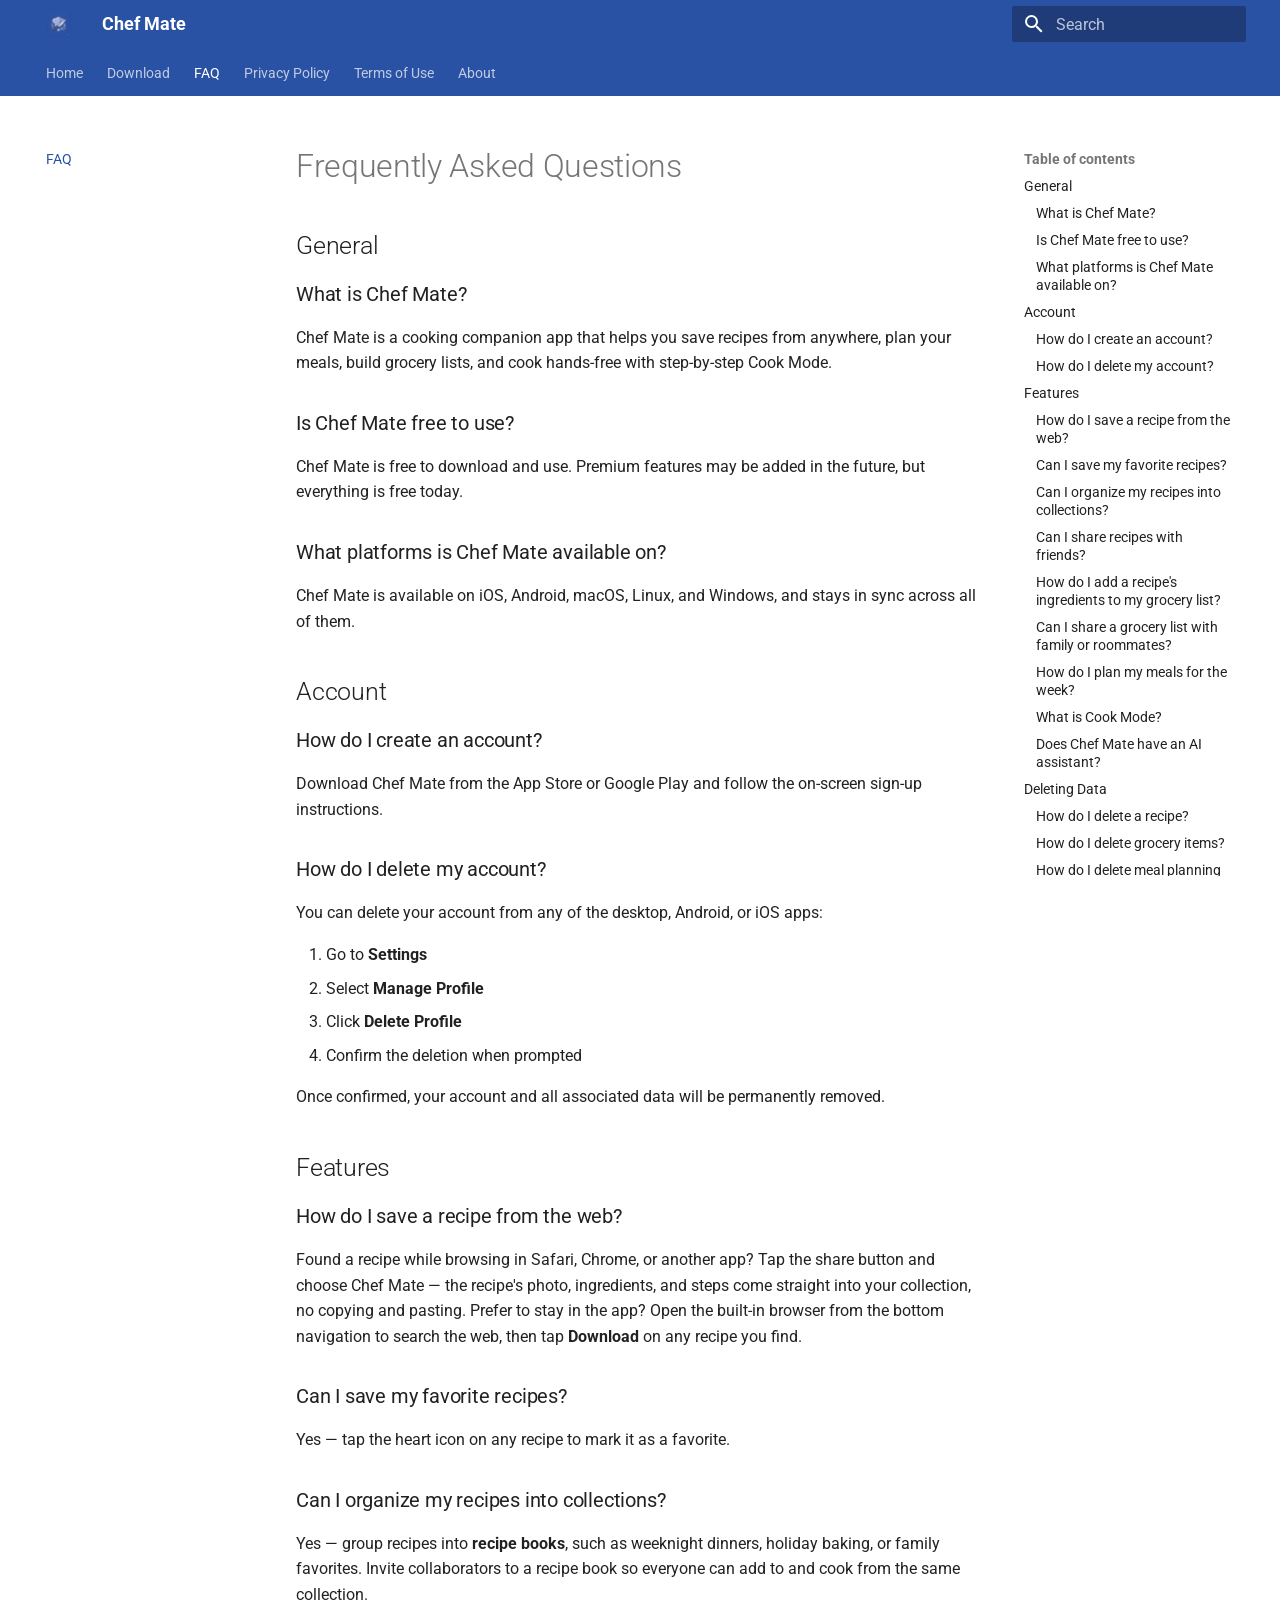
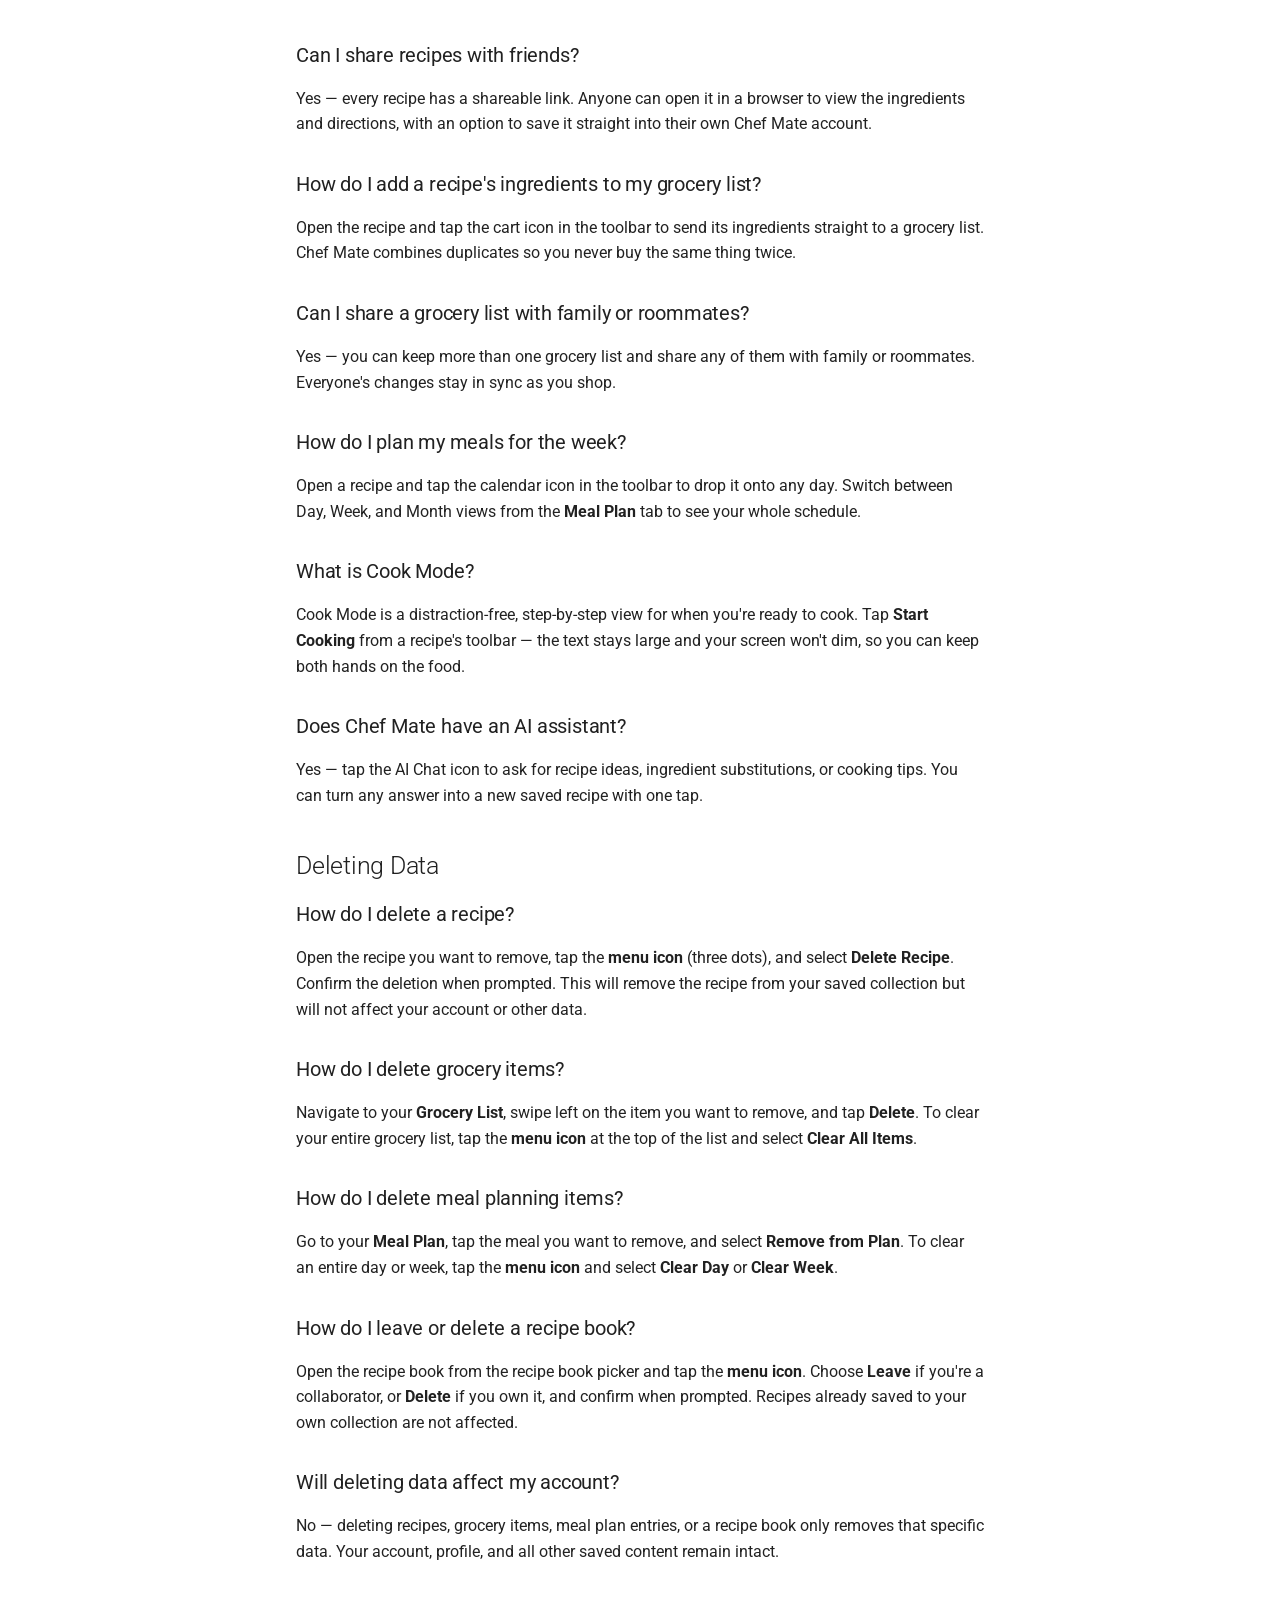
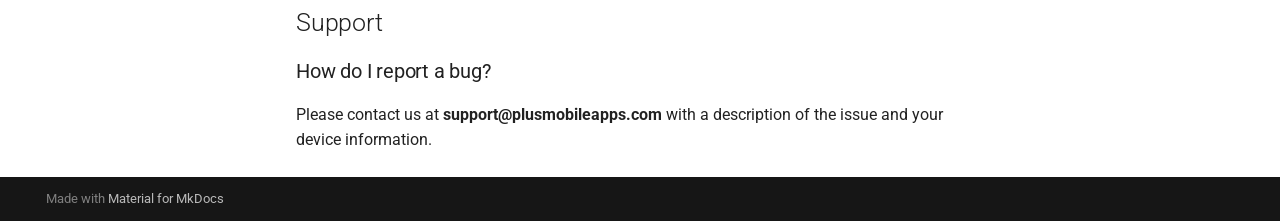
<file: faq/index.html>
<!doctype html>
<html lang="en" class="no-js">
  <head>
    
      <meta charset="utf-8">
      <meta name="viewport" content="width=device-width,initial-scale=1">
      
      
      
      
        <link rel="prev" href="../download/">
      
      
        <link rel="next" href="../privacy-policy/">
      
      
        
      
      
      <link rel="icon" href="../assets/favicon.png">
      <meta name="generator" content="mkdocs-1.6.1, mkdocs-material-9.7.7">
    
    
      
        <title>FAQ - Chef Mate</title>
      
    
    
      <link rel="stylesheet" href="../assets/stylesheets/main.ec1eaa64.min.css">
      
        
        <link rel="stylesheet" href="../assets/stylesheets/palette.ab4e12ef.min.css">
      
      


    
    
      
    
    
      
        
        
        <link rel="preconnect" href="https://fonts.gstatic.com" crossorigin>
        <link rel="stylesheet" href="https://fonts.googleapis.com/css?family=Roboto:300,300i,400,400i,700,700i%7CRoboto+Mono:400,400i,700,700i&display=fallback">
        <style>:root{--md-text-font:"Roboto";--md-code-font:"Roboto Mono"}</style>
      
    
    
      <link rel="stylesheet" href="../stylesheets/extra.css">
    
    <script>__md_scope=new URL("..",location),__md_hash=e=>[...e].reduce(((e,_)=>(e<<5)-e+_.charCodeAt(0)),0),__md_get=(e,_=localStorage,t=__md_scope)=>JSON.parse(_.getItem(t.pathname+"."+e)),__md_set=(e,_,t=localStorage,a=__md_scope)=>{try{t.setItem(a.pathname+"."+e,JSON.stringify(_))}catch(e){}}</script>
    
      

    
    
  </head>
  
  
    
    
    
    
    
    <body dir="ltr" data-md-color-scheme="default" data-md-color-primary="custom" data-md-color-accent="custom">
  
    
    <input class="md-toggle" data-md-toggle="drawer" type="checkbox" id="__drawer" autocomplete="off">
    <input class="md-toggle" data-md-toggle="search" type="checkbox" id="__search" autocomplete="off">
    <label class="md-overlay" for="__drawer"></label>
    <div data-md-component="skip">
      
        
        <a href="#frequently-asked-questions" class="md-skip">
          Skip to content
        </a>
      
    </div>
    <div data-md-component="announce">
      
    </div>
    
    
      

<header class="md-header" data-md-component="header">
  <nav class="md-header__inner md-grid" aria-label="Header">
    <a href=".." title="Chef Mate" class="md-header__button md-logo" aria-label="Chef Mate" data-md-component="logo">
      
  <img src="../assets/logo.png" alt="logo">

    </a>
    <label class="md-header__button md-icon" for="__drawer">
      
      <svg xmlns="http://www.w3.org/2000/svg" viewBox="0 0 24 24"><path d="M3 6h18v2H3zm0 5h18v2H3zm0 5h18v2H3z"/></svg>
    </label>
    <div class="md-header__title" data-md-component="header-title">
      <div class="md-header__ellipsis">
        <div class="md-header__topic">
          <span class="md-ellipsis">
            Chef Mate
          </span>
        </div>
        <div class="md-header__topic" data-md-component="header-topic">
          <span class="md-ellipsis">
            
              FAQ
            
          </span>
        </div>
      </div>
    </div>
    
      
    
    
    
    
      
      
        <label class="md-header__button md-icon" for="__search">
          
          <svg xmlns="http://www.w3.org/2000/svg" viewBox="0 0 24 24"><path d="M9.5 3A6.5 6.5 0 0 1 16 9.5c0 1.61-.59 3.09-1.56 4.23l.27.27h.79l5 5-1.5 1.5-5-5v-.79l-.27-.27A6.52 6.52 0 0 1 9.5 16 6.5 6.5 0 0 1 3 9.5 6.5 6.5 0 0 1 9.5 3m0 2C7 5 5 7 5 9.5S7 14 9.5 14 14 12 14 9.5 12 5 9.5 5"/></svg>
        </label>
        <div class="md-search" data-md-component="search" role="dialog">
  <label class="md-search__overlay" for="__search"></label>
  <div class="md-search__inner" role="search">
    <form class="md-search__form" name="search">
      <input type="text" class="md-search__input" name="query" aria-label="Search" placeholder="Search" autocapitalize="off" autocorrect="off" autocomplete="off" spellcheck="false" data-md-component="search-query" required>
      <label class="md-search__icon md-icon" for="__search">
        
        <svg xmlns="http://www.w3.org/2000/svg" viewBox="0 0 24 24"><path d="M9.5 3A6.5 6.5 0 0 1 16 9.5c0 1.61-.59 3.09-1.56 4.23l.27.27h.79l5 5-1.5 1.5-5-5v-.79l-.27-.27A6.52 6.52 0 0 1 9.5 16 6.5 6.5 0 0 1 3 9.5 6.5 6.5 0 0 1 9.5 3m0 2C7 5 5 7 5 9.5S7 14 9.5 14 14 12 14 9.5 12 5 9.5 5"/></svg>
        
        <svg xmlns="http://www.w3.org/2000/svg" viewBox="0 0 24 24"><path d="M20 11v2H8l5.5 5.5-1.42 1.42L4.16 12l7.92-7.92L13.5 5.5 8 11z"/></svg>
      </label>
      <nav class="md-search__options" aria-label="Search">
        
        <button type="reset" class="md-search__icon md-icon" title="Clear" aria-label="Clear" tabindex="-1">
          
          <svg xmlns="http://www.w3.org/2000/svg" viewBox="0 0 24 24"><path d="M19 6.41 17.59 5 12 10.59 6.41 5 5 6.41 10.59 12 5 17.59 6.41 19 12 13.41 17.59 19 19 17.59 13.41 12z"/></svg>
        </button>
      </nav>
      
    </form>
    <div class="md-search__output">
      <div class="md-search__scrollwrap" tabindex="0" data-md-scrollfix>
        <div class="md-search-result" data-md-component="search-result">
          <div class="md-search-result__meta">
            Initializing search
          </div>
          <ol class="md-search-result__list" role="presentation"></ol>
        </div>
      </div>
    </div>
  </div>
</div>
      
    
    
  </nav>
  
</header>
    
    <div class="md-container" data-md-component="container">
      
      
        
          
            
<nav class="md-tabs" aria-label="Tabs" data-md-component="tabs">
  <div class="md-grid">
    <ul class="md-tabs__list">
      
        
  
  
  
  
    <li class="md-tabs__item">
      <a href=".." class="md-tabs__link">
        
  
  
    
  
  Home

      </a>
    </li>
  

      
        
  
  
  
  
    <li class="md-tabs__item">
      <a href="../download/" class="md-tabs__link">
        
  
  
    
  
  Download

      </a>
    </li>
  

      
        
  
  
  
    
  
  
    <li class="md-tabs__item md-tabs__item--active">
      <a href="./" class="md-tabs__link">
        
  
  
    
  
  FAQ

      </a>
    </li>
  

      
        
  
  
  
  
    <li class="md-tabs__item">
      <a href="../privacy-policy/" class="md-tabs__link">
        
  
  
    
  
  Privacy Policy

      </a>
    </li>
  

      
        
  
  
  
  
    <li class="md-tabs__item">
      <a href="../terms-of-use/" class="md-tabs__link">
        
  
  
    
  
  Terms of Use

      </a>
    </li>
  

      
        
  
  
  
  
    <li class="md-tabs__item">
      <a href="../about/" class="md-tabs__link">
        
  
  
    
  
  About

      </a>
    </li>
  

      
    </ul>
  </div>
</nav>
          
        
      
      <main class="md-main" data-md-component="main">
        <div class="md-main__inner md-grid">
          
            
              
              <div class="md-sidebar md-sidebar--primary" data-md-component="sidebar" data-md-type="navigation" >
                <div class="md-sidebar__scrollwrap">
                  <div class="md-sidebar__inner">
                    


  


<nav class="md-nav md-nav--primary md-nav--lifted" aria-label="Navigation" data-md-level="0">
  <label class="md-nav__title" for="__drawer">
    <a href=".." title="Chef Mate" class="md-nav__button md-logo" aria-label="Chef Mate" data-md-component="logo">
      
  <img src="../assets/logo.png" alt="logo">

    </a>
    Chef Mate
  </label>
  
  <ul class="md-nav__list" data-md-scrollfix>
    
      
      
  
  
  
  
    <li class="md-nav__item">
      <a href=".." class="md-nav__link">
        
  
  
  <span class="md-ellipsis">
    
  
    Home
  

    
  </span>
  
  

      </a>
    </li>
  

    
      
      
  
  
  
  
    <li class="md-nav__item">
      <a href="../download/" class="md-nav__link">
        
  
  
  <span class="md-ellipsis">
    
  
    Download
  

    
  </span>
  
  

      </a>
    </li>
  

    
      
      
  
  
    
  
  
  
    <li class="md-nav__item md-nav__item--active">
      
      <input class="md-nav__toggle md-toggle" type="checkbox" id="__toc">
      
      
        
      
      
        <label class="md-nav__link md-nav__link--active" for="__toc">
          
  
  
  <span class="md-ellipsis">
    
  
    FAQ
  

    
  </span>
  
  

          <span class="md-nav__icon md-icon"></span>
        </label>
      
      <a href="./" class="md-nav__link md-nav__link--active">
        
  
  
  <span class="md-ellipsis">
    
  
    FAQ
  

    
  </span>
  
  

      </a>
      
        

<nav class="md-nav md-nav--secondary" aria-label="Table of contents">
  
  
  
    
  
  
    <label class="md-nav__title" for="__toc">
      <span class="md-nav__icon md-icon"></span>
      Table of contents
    </label>
    <ul class="md-nav__list" data-md-component="toc" data-md-scrollfix>
      
        <li class="md-nav__item">
  <a href="#general" class="md-nav__link">
    <span class="md-ellipsis">
      
        General
      
    </span>
  </a>
  
    <nav class="md-nav" aria-label="General">
      <ul class="md-nav__list">
        
          <li class="md-nav__item">
  <a href="#what-is-chef-mate" class="md-nav__link">
    <span class="md-ellipsis">
      
        What is Chef Mate?
      
    </span>
  </a>
  
</li>
        
          <li class="md-nav__item">
  <a href="#is-chef-mate-free-to-use" class="md-nav__link">
    <span class="md-ellipsis">
      
        Is Chef Mate free to use?
      
    </span>
  </a>
  
</li>
        
          <li class="md-nav__item">
  <a href="#what-platforms-is-chef-mate-available-on" class="md-nav__link">
    <span class="md-ellipsis">
      
        What platforms is Chef Mate available on?
      
    </span>
  </a>
  
</li>
        
      </ul>
    </nav>
  
</li>
      
        <li class="md-nav__item">
  <a href="#account" class="md-nav__link">
    <span class="md-ellipsis">
      
        Account
      
    </span>
  </a>
  
    <nav class="md-nav" aria-label="Account">
      <ul class="md-nav__list">
        
          <li class="md-nav__item">
  <a href="#how-do-i-create-an-account" class="md-nav__link">
    <span class="md-ellipsis">
      
        How do I create an account?
      
    </span>
  </a>
  
</li>
        
          <li class="md-nav__item">
  <a href="#how-do-i-delete-my-account" class="md-nav__link">
    <span class="md-ellipsis">
      
        How do I delete my account?
      
    </span>
  </a>
  
</li>
        
      </ul>
    </nav>
  
</li>
      
        <li class="md-nav__item">
  <a href="#features" class="md-nav__link">
    <span class="md-ellipsis">
      
        Features
      
    </span>
  </a>
  
    <nav class="md-nav" aria-label="Features">
      <ul class="md-nav__list">
        
          <li class="md-nav__item">
  <a href="#how-do-i-save-a-recipe-from-the-web" class="md-nav__link">
    <span class="md-ellipsis">
      
        How do I save a recipe from the web?
      
    </span>
  </a>
  
</li>
        
          <li class="md-nav__item">
  <a href="#can-i-save-my-favorite-recipes" class="md-nav__link">
    <span class="md-ellipsis">
      
        Can I save my favorite recipes?
      
    </span>
  </a>
  
</li>
        
          <li class="md-nav__item">
  <a href="#can-i-organize-my-recipes-into-collections" class="md-nav__link">
    <span class="md-ellipsis">
      
        Can I organize my recipes into collections?
      
    </span>
  </a>
  
</li>
        
          <li class="md-nav__item">
  <a href="#can-i-share-recipes-with-friends" class="md-nav__link">
    <span class="md-ellipsis">
      
        Can I share recipes with friends?
      
    </span>
  </a>
  
</li>
        
          <li class="md-nav__item">
  <a href="#how-do-i-add-a-recipes-ingredients-to-my-grocery-list" class="md-nav__link">
    <span class="md-ellipsis">
      
        How do I add a recipe's ingredients to my grocery list?
      
    </span>
  </a>
  
</li>
        
          <li class="md-nav__item">
  <a href="#can-i-share-a-grocery-list-with-family-or-roommates" class="md-nav__link">
    <span class="md-ellipsis">
      
        Can I share a grocery list with family or roommates?
      
    </span>
  </a>
  
</li>
        
          <li class="md-nav__item">
  <a href="#how-do-i-plan-my-meals-for-the-week" class="md-nav__link">
    <span class="md-ellipsis">
      
        How do I plan my meals for the week?
      
    </span>
  </a>
  
</li>
        
          <li class="md-nav__item">
  <a href="#what-is-cook-mode" class="md-nav__link">
    <span class="md-ellipsis">
      
        What is Cook Mode?
      
    </span>
  </a>
  
</li>
        
          <li class="md-nav__item">
  <a href="#does-chef-mate-have-an-ai-assistant" class="md-nav__link">
    <span class="md-ellipsis">
      
        Does Chef Mate have an AI assistant?
      
    </span>
  </a>
  
</li>
        
      </ul>
    </nav>
  
</li>
      
        <li class="md-nav__item">
  <a href="#deleting-data" class="md-nav__link">
    <span class="md-ellipsis">
      
        Deleting Data
      
    </span>
  </a>
  
    <nav class="md-nav" aria-label="Deleting Data">
      <ul class="md-nav__list">
        
          <li class="md-nav__item">
  <a href="#how-do-i-delete-a-recipe" class="md-nav__link">
    <span class="md-ellipsis">
      
        How do I delete a recipe?
      
    </span>
  </a>
  
</li>
        
          <li class="md-nav__item">
  <a href="#how-do-i-delete-grocery-items" class="md-nav__link">
    <span class="md-ellipsis">
      
        How do I delete grocery items?
      
    </span>
  </a>
  
</li>
        
          <li class="md-nav__item">
  <a href="#how-do-i-delete-meal-planning-items" class="md-nav__link">
    <span class="md-ellipsis">
      
        How do I delete meal planning items?
      
    </span>
  </a>
  
</li>
        
          <li class="md-nav__item">
  <a href="#how-do-i-leave-or-delete-a-recipe-book" class="md-nav__link">
    <span class="md-ellipsis">
      
        How do I leave or delete a recipe book?
      
    </span>
  </a>
  
</li>
        
          <li class="md-nav__item">
  <a href="#will-deleting-data-affect-my-account" class="md-nav__link">
    <span class="md-ellipsis">
      
        Will deleting data affect my account?
      
    </span>
  </a>
  
</li>
        
      </ul>
    </nav>
  
</li>
      
        <li class="md-nav__item">
  <a href="#support" class="md-nav__link">
    <span class="md-ellipsis">
      
        Support
      
    </span>
  </a>
  
    <nav class="md-nav" aria-label="Support">
      <ul class="md-nav__list">
        
          <li class="md-nav__item">
  <a href="#how-do-i-report-a-bug" class="md-nav__link">
    <span class="md-ellipsis">
      
        How do I report a bug?
      
    </span>
  </a>
  
</li>
        
      </ul>
    </nav>
  
</li>
      
    </ul>
  
</nav>
      
    </li>
  

    
      
      
  
  
  
  
    <li class="md-nav__item">
      <a href="../privacy-policy/" class="md-nav__link">
        
  
  
  <span class="md-ellipsis">
    
  
    Privacy Policy
  

    
  </span>
  
  

      </a>
    </li>
  

    
      
      
  
  
  
  
    <li class="md-nav__item">
      <a href="../terms-of-use/" class="md-nav__link">
        
  
  
  <span class="md-ellipsis">
    
  
    Terms of Use
  

    
  </span>
  
  

      </a>
    </li>
  

    
      
      
  
  
  
  
    <li class="md-nav__item">
      <a href="../about/" class="md-nav__link">
        
  
  
  <span class="md-ellipsis">
    
  
    About
  

    
  </span>
  
  

      </a>
    </li>
  

    
  </ul>
</nav>
                  </div>
                </div>
              </div>
            
            
              
              <div class="md-sidebar md-sidebar--secondary" data-md-component="sidebar" data-md-type="toc" >
                <div class="md-sidebar__scrollwrap">
                  <div class="md-sidebar__inner">
                    

<nav class="md-nav md-nav--secondary" aria-label="Table of contents">
  
  
  
    
  
  
    <label class="md-nav__title" for="__toc">
      <span class="md-nav__icon md-icon"></span>
      Table of contents
    </label>
    <ul class="md-nav__list" data-md-component="toc" data-md-scrollfix>
      
        <li class="md-nav__item">
  <a href="#general" class="md-nav__link">
    <span class="md-ellipsis">
      
        General
      
    </span>
  </a>
  
    <nav class="md-nav" aria-label="General">
      <ul class="md-nav__list">
        
          <li class="md-nav__item">
  <a href="#what-is-chef-mate" class="md-nav__link">
    <span class="md-ellipsis">
      
        What is Chef Mate?
      
    </span>
  </a>
  
</li>
        
          <li class="md-nav__item">
  <a href="#is-chef-mate-free-to-use" class="md-nav__link">
    <span class="md-ellipsis">
      
        Is Chef Mate free to use?
      
    </span>
  </a>
  
</li>
        
          <li class="md-nav__item">
  <a href="#what-platforms-is-chef-mate-available-on" class="md-nav__link">
    <span class="md-ellipsis">
      
        What platforms is Chef Mate available on?
      
    </span>
  </a>
  
</li>
        
      </ul>
    </nav>
  
</li>
      
        <li class="md-nav__item">
  <a href="#account" class="md-nav__link">
    <span class="md-ellipsis">
      
        Account
      
    </span>
  </a>
  
    <nav class="md-nav" aria-label="Account">
      <ul class="md-nav__list">
        
          <li class="md-nav__item">
  <a href="#how-do-i-create-an-account" class="md-nav__link">
    <span class="md-ellipsis">
      
        How do I create an account?
      
    </span>
  </a>
  
</li>
        
          <li class="md-nav__item">
  <a href="#how-do-i-delete-my-account" class="md-nav__link">
    <span class="md-ellipsis">
      
        How do I delete my account?
      
    </span>
  </a>
  
</li>
        
      </ul>
    </nav>
  
</li>
      
        <li class="md-nav__item">
  <a href="#features" class="md-nav__link">
    <span class="md-ellipsis">
      
        Features
      
    </span>
  </a>
  
    <nav class="md-nav" aria-label="Features">
      <ul class="md-nav__list">
        
          <li class="md-nav__item">
  <a href="#how-do-i-save-a-recipe-from-the-web" class="md-nav__link">
    <span class="md-ellipsis">
      
        How do I save a recipe from the web?
      
    </span>
  </a>
  
</li>
        
          <li class="md-nav__item">
  <a href="#can-i-save-my-favorite-recipes" class="md-nav__link">
    <span class="md-ellipsis">
      
        Can I save my favorite recipes?
      
    </span>
  </a>
  
</li>
        
          <li class="md-nav__item">
  <a href="#can-i-organize-my-recipes-into-collections" class="md-nav__link">
    <span class="md-ellipsis">
      
        Can I organize my recipes into collections?
      
    </span>
  </a>
  
</li>
        
          <li class="md-nav__item">
  <a href="#can-i-share-recipes-with-friends" class="md-nav__link">
    <span class="md-ellipsis">
      
        Can I share recipes with friends?
      
    </span>
  </a>
  
</li>
        
          <li class="md-nav__item">
  <a href="#how-do-i-add-a-recipes-ingredients-to-my-grocery-list" class="md-nav__link">
    <span class="md-ellipsis">
      
        How do I add a recipe's ingredients to my grocery list?
      
    </span>
  </a>
  
</li>
        
          <li class="md-nav__item">
  <a href="#can-i-share-a-grocery-list-with-family-or-roommates" class="md-nav__link">
    <span class="md-ellipsis">
      
        Can I share a grocery list with family or roommates?
      
    </span>
  </a>
  
</li>
        
          <li class="md-nav__item">
  <a href="#how-do-i-plan-my-meals-for-the-week" class="md-nav__link">
    <span class="md-ellipsis">
      
        How do I plan my meals for the week?
      
    </span>
  </a>
  
</li>
        
          <li class="md-nav__item">
  <a href="#what-is-cook-mode" class="md-nav__link">
    <span class="md-ellipsis">
      
        What is Cook Mode?
      
    </span>
  </a>
  
</li>
        
          <li class="md-nav__item">
  <a href="#does-chef-mate-have-an-ai-assistant" class="md-nav__link">
    <span class="md-ellipsis">
      
        Does Chef Mate have an AI assistant?
      
    </span>
  </a>
  
</li>
        
      </ul>
    </nav>
  
</li>
      
        <li class="md-nav__item">
  <a href="#deleting-data" class="md-nav__link">
    <span class="md-ellipsis">
      
        Deleting Data
      
    </span>
  </a>
  
    <nav class="md-nav" aria-label="Deleting Data">
      <ul class="md-nav__list">
        
          <li class="md-nav__item">
  <a href="#how-do-i-delete-a-recipe" class="md-nav__link">
    <span class="md-ellipsis">
      
        How do I delete a recipe?
      
    </span>
  </a>
  
</li>
        
          <li class="md-nav__item">
  <a href="#how-do-i-delete-grocery-items" class="md-nav__link">
    <span class="md-ellipsis">
      
        How do I delete grocery items?
      
    </span>
  </a>
  
</li>
        
          <li class="md-nav__item">
  <a href="#how-do-i-delete-meal-planning-items" class="md-nav__link">
    <span class="md-ellipsis">
      
        How do I delete meal planning items?
      
    </span>
  </a>
  
</li>
        
          <li class="md-nav__item">
  <a href="#how-do-i-leave-or-delete-a-recipe-book" class="md-nav__link">
    <span class="md-ellipsis">
      
        How do I leave or delete a recipe book?
      
    </span>
  </a>
  
</li>
        
          <li class="md-nav__item">
  <a href="#will-deleting-data-affect-my-account" class="md-nav__link">
    <span class="md-ellipsis">
      
        Will deleting data affect my account?
      
    </span>
  </a>
  
</li>
        
      </ul>
    </nav>
  
</li>
      
        <li class="md-nav__item">
  <a href="#support" class="md-nav__link">
    <span class="md-ellipsis">
      
        Support
      
    </span>
  </a>
  
    <nav class="md-nav" aria-label="Support">
      <ul class="md-nav__list">
        
          <li class="md-nav__item">
  <a href="#how-do-i-report-a-bug" class="md-nav__link">
    <span class="md-ellipsis">
      
        How do I report a bug?
      
    </span>
  </a>
  
</li>
        
      </ul>
    </nav>
  
</li>
      
    </ul>
  
</nav>
                  </div>
                </div>
              </div>
            
          
          
            <div class="md-content" data-md-component="content">
              
              <article class="md-content__inner md-typeset">
                
                  



<h1 id="frequently-asked-questions">Frequently Asked Questions</h1>
<h2 id="general">General</h2>
<h3 id="what-is-chef-mate">What is Chef Mate?</h3>
<p>Chef Mate is a cooking companion app that helps you save recipes from anywhere, plan your meals, build grocery lists, and cook hands-free with step-by-step Cook Mode.</p>
<h3 id="is-chef-mate-free-to-use">Is Chef Mate free to use?</h3>
<p>Chef Mate is free to download and use. Premium features may be added in the future, but everything is free today.</p>
<h3 id="what-platforms-is-chef-mate-available-on">What platforms is Chef Mate available on?</h3>
<p>Chef Mate is available on iOS, Android, macOS, Linux, and Windows, and stays in sync across all of them.</p>
<h2 id="account">Account</h2>
<h3 id="how-do-i-create-an-account">How do I create an account?</h3>
<p>Download Chef Mate from the App Store or Google Play and follow the on-screen sign-up instructions.</p>
<h3 id="how-do-i-delete-my-account">How do I delete my account?</h3>
<p>You can delete your account from any of the desktop, Android, or iOS apps:</p>
<ol>
<li>Go to <strong>Settings</strong></li>
<li>Select <strong>Manage Profile</strong></li>
<li>Click <strong>Delete Profile</strong></li>
<li>Confirm the deletion when prompted</li>
</ol>
<p>Once confirmed, your account and all associated data will be permanently removed.</p>
<h2 id="features">Features</h2>
<h3 id="how-do-i-save-a-recipe-from-the-web">How do I save a recipe from the web?</h3>
<p>Found a recipe while browsing in Safari, Chrome, or another app? Tap the share button and choose Chef Mate — the recipe's photo, ingredients, and steps come straight into your collection, no copying and pasting. Prefer to stay in the app? Open the built-in browser from the bottom navigation to search the web, then tap <strong>Download</strong> on any recipe you find.</p>
<h3 id="can-i-save-my-favorite-recipes">Can I save my favorite recipes?</h3>
<p>Yes — tap the heart icon on any recipe to mark it as a favorite.</p>
<h3 id="can-i-organize-my-recipes-into-collections">Can I organize my recipes into collections?</h3>
<p>Yes — group recipes into <strong>recipe books</strong>, such as weeknight dinners, holiday baking, or family favorites. Invite collaborators to a recipe book so everyone can add to and cook from the same collection.</p>
<h3 id="can-i-share-recipes-with-friends">Can I share recipes with friends?</h3>
<p>Yes — every recipe has a shareable link. Anyone can open it in a browser to view the ingredients and directions, with an option to save it straight into their own Chef Mate account.</p>
<h3 id="how-do-i-add-a-recipes-ingredients-to-my-grocery-list">How do I add a recipe's ingredients to my grocery list?</h3>
<p>Open the recipe and tap the cart icon in the toolbar to send its ingredients straight to a grocery list. Chef Mate combines duplicates so you never buy the same thing twice.</p>
<h3 id="can-i-share-a-grocery-list-with-family-or-roommates">Can I share a grocery list with family or roommates?</h3>
<p>Yes — you can keep more than one grocery list and share any of them with family or roommates. Everyone's changes stay in sync as you shop.</p>
<h3 id="how-do-i-plan-my-meals-for-the-week">How do I plan my meals for the week?</h3>
<p>Open a recipe and tap the calendar icon in the toolbar to drop it onto any day. Switch between Day, Week, and Month views from the <strong>Meal Plan</strong> tab to see your whole schedule.</p>
<h3 id="what-is-cook-mode">What is Cook Mode?</h3>
<p>Cook Mode is a distraction-free, step-by-step view for when you're ready to cook. Tap <strong>Start Cooking</strong> from a recipe's toolbar — the text stays large and your screen won't dim, so you can keep both hands on the food.</p>
<h3 id="does-chef-mate-have-an-ai-assistant">Does Chef Mate have an AI assistant?</h3>
<p>Yes — tap the AI Chat icon to ask for recipe ideas, ingredient substitutions, or cooking tips. You can turn any answer into a new saved recipe with one tap.</p>
<h2 id="deleting-data">Deleting Data</h2>
<h3 id="how-do-i-delete-a-recipe">How do I delete a recipe?</h3>
<p>Open the recipe you want to remove, tap the <strong>menu icon</strong> (three dots), and select <strong>Delete Recipe</strong>. Confirm the deletion when prompted. This will remove the recipe from your saved collection but will not affect your account or other data.</p>
<h3 id="how-do-i-delete-grocery-items">How do I delete grocery items?</h3>
<p>Navigate to your <strong>Grocery List</strong>, swipe left on the item you want to remove, and tap <strong>Delete</strong>. To clear your entire grocery list, tap the <strong>menu icon</strong> at the top of the list and select <strong>Clear All Items</strong>.</p>
<h3 id="how-do-i-delete-meal-planning-items">How do I delete meal planning items?</h3>
<p>Go to your <strong>Meal Plan</strong>, tap the meal you want to remove, and select <strong>Remove from Plan</strong>. To clear an entire day or week, tap the <strong>menu icon</strong> and select <strong>Clear Day</strong> or <strong>Clear Week</strong>.</p>
<h3 id="how-do-i-leave-or-delete-a-recipe-book">How do I leave or delete a recipe book?</h3>
<p>Open the recipe book from the recipe book picker and tap the <strong>menu icon</strong>. Choose <strong>Leave</strong> if you're a collaborator, or <strong>Delete</strong> if you own it, and confirm when prompted. Recipes already saved to your own collection are not affected.</p>
<h3 id="will-deleting-data-affect-my-account">Will deleting data affect my account?</h3>
<p>No — deleting recipes, grocery items, meal plan entries, or a recipe book only removes that specific data. Your account, profile, and all other saved content remain intact.</p>
<h2 id="support">Support</h2>
<h3 id="how-do-i-report-a-bug">How do I report a bug?</h3>
<p>Please contact us at <strong>support@plusmobileapps.com</strong> with a description of the issue and your device information.</p>












                
              </article>
            </div>
          
          
<script>var target=document.getElementById(location.hash.slice(1));target&&target.name&&(target.checked=target.name.startsWith("__tabbed_"))</script>
        </div>
        
      </main>
      
        <footer class="md-footer">
  
  <div class="md-footer-meta md-typeset">
    <div class="md-footer-meta__inner md-grid">
      <div class="md-copyright">
  
  
    Made with
    <a href="https://squidfunk.github.io/mkdocs-material/" target="_blank" rel="noopener">
      Material for MkDocs
    </a>
  
</div>
      
    </div>
  </div>
</footer>
      
    </div>
    <div class="md-dialog" data-md-component="dialog">
      <div class="md-dialog__inner md-typeset"></div>
    </div>
    
    
    
      
      
      <script id="__config" type="application/json">{"annotate": null, "base": "..", "features": ["navigation.tabs", "navigation.sections"], "search": "../assets/javascripts/workers/search.2c215733.min.js", "tags": null, "translations": {"clipboard.copied": "Copied to clipboard", "clipboard.copy": "Copy to clipboard", "search.result.more.one": "1 more on this page", "search.result.more.other": "# more on this page", "search.result.none": "No matching documents", "search.result.one": "1 matching document", "search.result.other": "# matching documents", "search.result.placeholder": "Type to start searching", "search.result.term.missing": "Missing", "select.version": "Select version"}, "version": null}</script>
    
    
      <script src="../assets/javascripts/bundle.d7400e89.min.js"></script>
      
    
  </body>
</html>
</file>
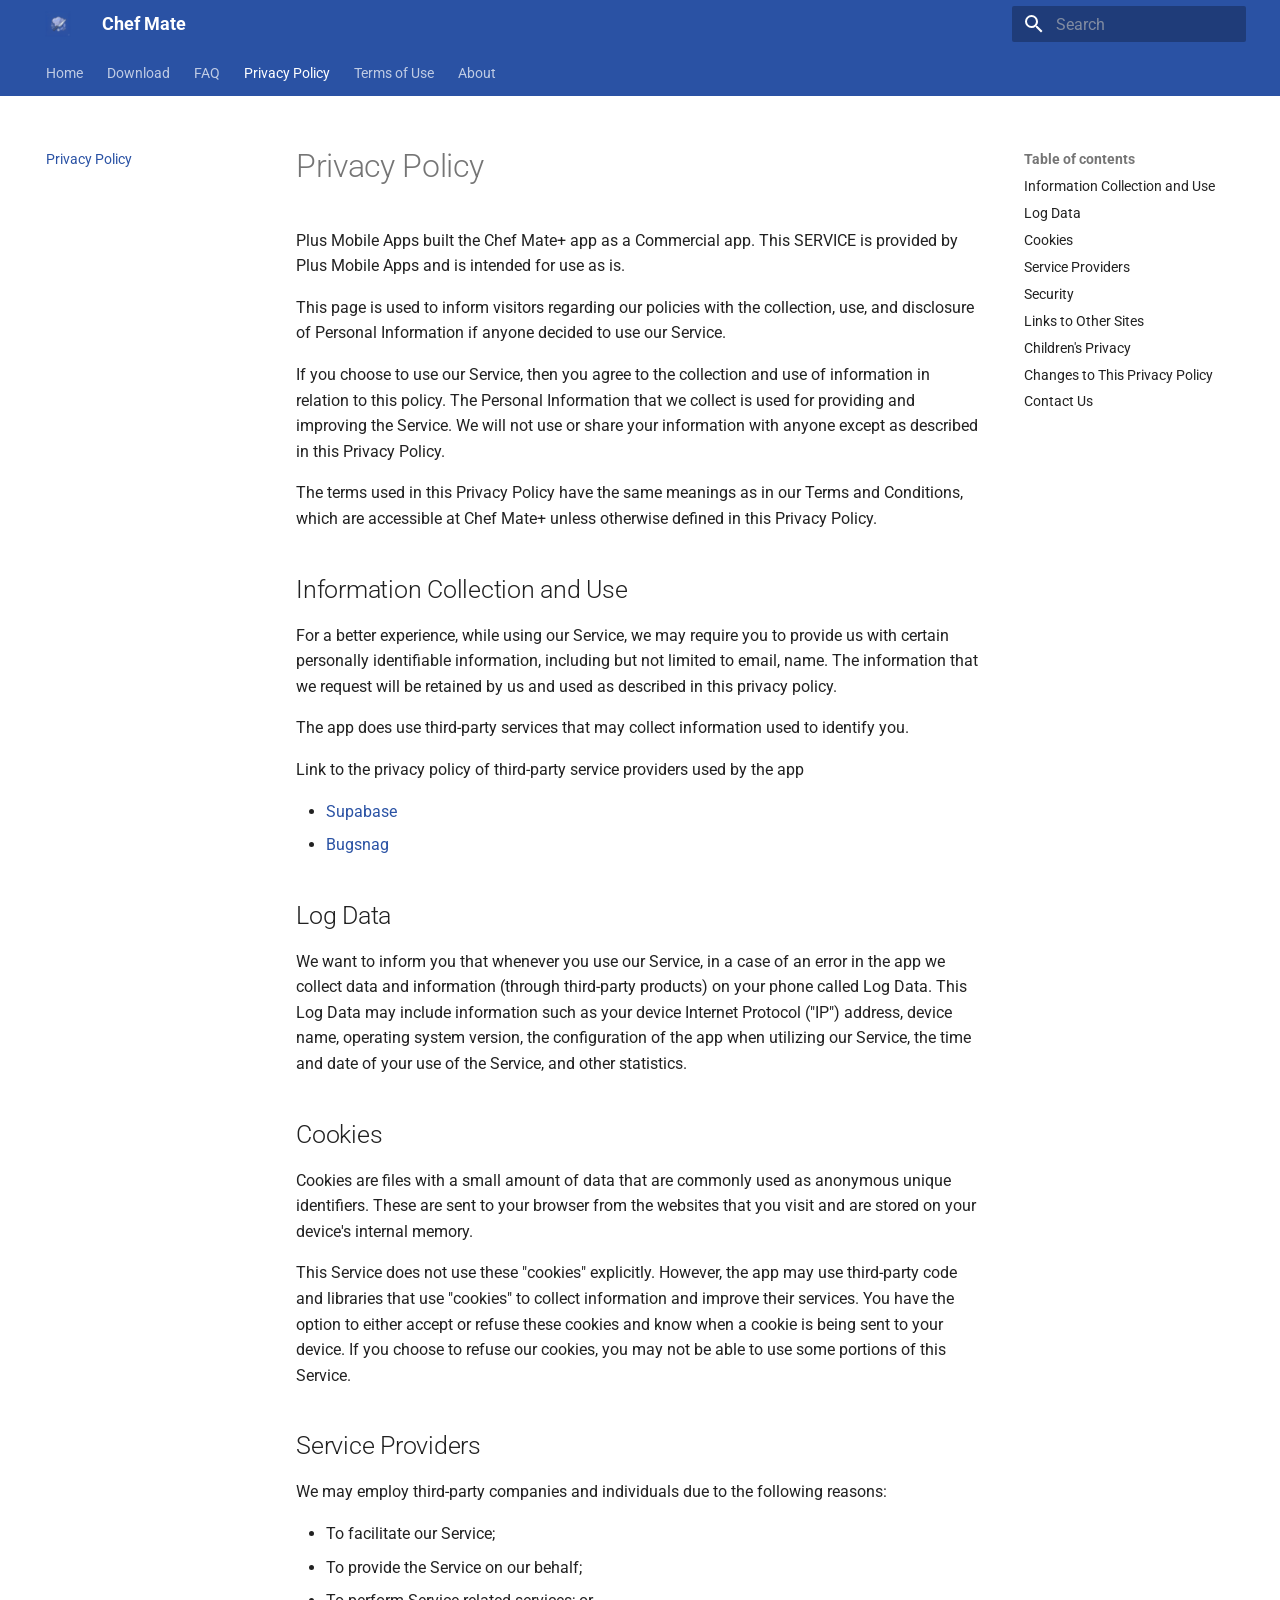
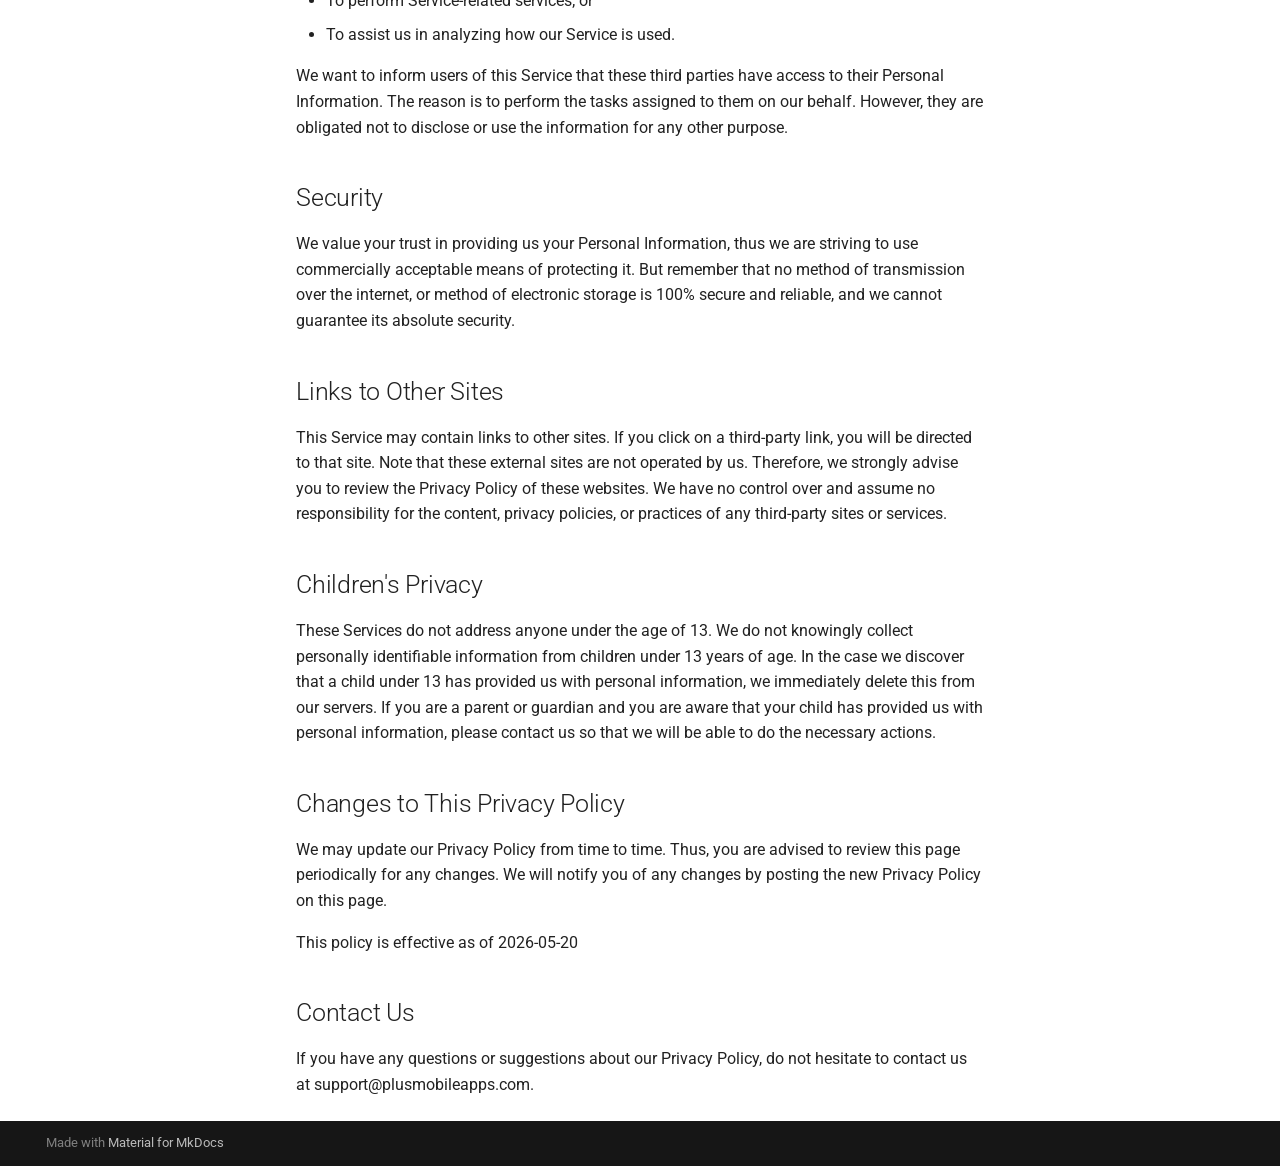
<file: privacy-policy/index.html>
<!doctype html>
<html lang="en" class="no-js">
  <head>
    
      <meta charset="utf-8">
      <meta name="viewport" content="width=device-width,initial-scale=1">
      
      
      
      
        <link rel="prev" href="../faq/">
      
      
        <link rel="next" href="../terms-of-use/">
      
      
        
      
      
      <link rel="icon" href="../assets/favicon.png">
      <meta name="generator" content="mkdocs-1.6.1, mkdocs-material-9.7.7">
    
    
      
        <title>Privacy Policy - Chef Mate</title>
      
    
    
      <link rel="stylesheet" href="../assets/stylesheets/main.ec1eaa64.min.css">
      
        
        <link rel="stylesheet" href="../assets/stylesheets/palette.ab4e12ef.min.css">
      
      


    
    
      
    
    
      
        
        
        <link rel="preconnect" href="https://fonts.gstatic.com" crossorigin>
        <link rel="stylesheet" href="https://fonts.googleapis.com/css?family=Roboto:300,300i,400,400i,700,700i%7CRoboto+Mono:400,400i,700,700i&display=fallback">
        <style>:root{--md-text-font:"Roboto";--md-code-font:"Roboto Mono"}</style>
      
    
    
      <link rel="stylesheet" href="../stylesheets/extra.css">
    
    <script>__md_scope=new URL("..",location),__md_hash=e=>[...e].reduce(((e,_)=>(e<<5)-e+_.charCodeAt(0)),0),__md_get=(e,_=localStorage,t=__md_scope)=>JSON.parse(_.getItem(t.pathname+"."+e)),__md_set=(e,_,t=localStorage,a=__md_scope)=>{try{t.setItem(a.pathname+"."+e,JSON.stringify(_))}catch(e){}}</script>
    
      

    
    
  </head>
  
  
    
    
    
    
    
    <body dir="ltr" data-md-color-scheme="default" data-md-color-primary="custom" data-md-color-accent="custom">
  
    
    <input class="md-toggle" data-md-toggle="drawer" type="checkbox" id="__drawer" autocomplete="off">
    <input class="md-toggle" data-md-toggle="search" type="checkbox" id="__search" autocomplete="off">
    <label class="md-overlay" for="__drawer"></label>
    <div data-md-component="skip">
      
        
        <a href="#privacy-policy" class="md-skip">
          Skip to content
        </a>
      
    </div>
    <div data-md-component="announce">
      
    </div>
    
    
      

<header class="md-header" data-md-component="header">
  <nav class="md-header__inner md-grid" aria-label="Header">
    <a href=".." title="Chef Mate" class="md-header__button md-logo" aria-label="Chef Mate" data-md-component="logo">
      
  <img src="../assets/logo.png" alt="logo">

    </a>
    <label class="md-header__button md-icon" for="__drawer">
      
      <svg xmlns="http://www.w3.org/2000/svg" viewBox="0 0 24 24"><path d="M3 6h18v2H3zm0 5h18v2H3zm0 5h18v2H3z"/></svg>
    </label>
    <div class="md-header__title" data-md-component="header-title">
      <div class="md-header__ellipsis">
        <div class="md-header__topic">
          <span class="md-ellipsis">
            Chef Mate
          </span>
        </div>
        <div class="md-header__topic" data-md-component="header-topic">
          <span class="md-ellipsis">
            
              Privacy Policy
            
          </span>
        </div>
      </div>
    </div>
    
      
    
    
    
    
      
      
        <label class="md-header__button md-icon" for="__search">
          
          <svg xmlns="http://www.w3.org/2000/svg" viewBox="0 0 24 24"><path d="M9.5 3A6.5 6.5 0 0 1 16 9.5c0 1.61-.59 3.09-1.56 4.23l.27.27h.79l5 5-1.5 1.5-5-5v-.79l-.27-.27A6.52 6.52 0 0 1 9.5 16 6.5 6.5 0 0 1 3 9.5 6.5 6.5 0 0 1 9.5 3m0 2C7 5 5 7 5 9.5S7 14 9.5 14 14 12 14 9.5 12 5 9.5 5"/></svg>
        </label>
        <div class="md-search" data-md-component="search" role="dialog">
  <label class="md-search__overlay" for="__search"></label>
  <div class="md-search__inner" role="search">
    <form class="md-search__form" name="search">
      <input type="text" class="md-search__input" name="query" aria-label="Search" placeholder="Search" autocapitalize="off" autocorrect="off" autocomplete="off" spellcheck="false" data-md-component="search-query" required>
      <label class="md-search__icon md-icon" for="__search">
        
        <svg xmlns="http://www.w3.org/2000/svg" viewBox="0 0 24 24"><path d="M9.5 3A6.5 6.5 0 0 1 16 9.5c0 1.61-.59 3.09-1.56 4.23l.27.27h.79l5 5-1.5 1.5-5-5v-.79l-.27-.27A6.52 6.52 0 0 1 9.5 16 6.5 6.5 0 0 1 3 9.5 6.5 6.5 0 0 1 9.5 3m0 2C7 5 5 7 5 9.5S7 14 9.5 14 14 12 14 9.5 12 5 9.5 5"/></svg>
        
        <svg xmlns="http://www.w3.org/2000/svg" viewBox="0 0 24 24"><path d="M20 11v2H8l5.5 5.5-1.42 1.42L4.16 12l7.92-7.92L13.5 5.5 8 11z"/></svg>
      </label>
      <nav class="md-search__options" aria-label="Search">
        
        <button type="reset" class="md-search__icon md-icon" title="Clear" aria-label="Clear" tabindex="-1">
          
          <svg xmlns="http://www.w3.org/2000/svg" viewBox="0 0 24 24"><path d="M19 6.41 17.59 5 12 10.59 6.41 5 5 6.41 10.59 12 5 17.59 6.41 19 12 13.41 17.59 19 19 17.59 13.41 12z"/></svg>
        </button>
      </nav>
      
    </form>
    <div class="md-search__output">
      <div class="md-search__scrollwrap" tabindex="0" data-md-scrollfix>
        <div class="md-search-result" data-md-component="search-result">
          <div class="md-search-result__meta">
            Initializing search
          </div>
          <ol class="md-search-result__list" role="presentation"></ol>
        </div>
      </div>
    </div>
  </div>
</div>
      
    
    
  </nav>
  
</header>
    
    <div class="md-container" data-md-component="container">
      
      
        
          
            
<nav class="md-tabs" aria-label="Tabs" data-md-component="tabs">
  <div class="md-grid">
    <ul class="md-tabs__list">
      
        
  
  
  
  
    <li class="md-tabs__item">
      <a href=".." class="md-tabs__link">
        
  
  
    
  
  Home

      </a>
    </li>
  

      
        
  
  
  
  
    <li class="md-tabs__item">
      <a href="../download/" class="md-tabs__link">
        
  
  
    
  
  Download

      </a>
    </li>
  

      
        
  
  
  
  
    <li class="md-tabs__item">
      <a href="../faq/" class="md-tabs__link">
        
  
  
    
  
  FAQ

      </a>
    </li>
  

      
        
  
  
  
    
  
  
    <li class="md-tabs__item md-tabs__item--active">
      <a href="./" class="md-tabs__link">
        
  
  
    
  
  Privacy Policy

      </a>
    </li>
  

      
        
  
  
  
  
    <li class="md-tabs__item">
      <a href="../terms-of-use/" class="md-tabs__link">
        
  
  
    
  
  Terms of Use

      </a>
    </li>
  

      
        
  
  
  
  
    <li class="md-tabs__item">
      <a href="../about/" class="md-tabs__link">
        
  
  
    
  
  About

      </a>
    </li>
  

      
    </ul>
  </div>
</nav>
          
        
      
      <main class="md-main" data-md-component="main">
        <div class="md-main__inner md-grid">
          
            
              
              <div class="md-sidebar md-sidebar--primary" data-md-component="sidebar" data-md-type="navigation" >
                <div class="md-sidebar__scrollwrap">
                  <div class="md-sidebar__inner">
                    


  


<nav class="md-nav md-nav--primary md-nav--lifted" aria-label="Navigation" data-md-level="0">
  <label class="md-nav__title" for="__drawer">
    <a href=".." title="Chef Mate" class="md-nav__button md-logo" aria-label="Chef Mate" data-md-component="logo">
      
  <img src="../assets/logo.png" alt="logo">

    </a>
    Chef Mate
  </label>
  
  <ul class="md-nav__list" data-md-scrollfix>
    
      
      
  
  
  
  
    <li class="md-nav__item">
      <a href=".." class="md-nav__link">
        
  
  
  <span class="md-ellipsis">
    
  
    Home
  

    
  </span>
  
  

      </a>
    </li>
  

    
      
      
  
  
  
  
    <li class="md-nav__item">
      <a href="../download/" class="md-nav__link">
        
  
  
  <span class="md-ellipsis">
    
  
    Download
  

    
  </span>
  
  

      </a>
    </li>
  

    
      
      
  
  
  
  
    <li class="md-nav__item">
      <a href="../faq/" class="md-nav__link">
        
  
  
  <span class="md-ellipsis">
    
  
    FAQ
  

    
  </span>
  
  

      </a>
    </li>
  

    
      
      
  
  
    
  
  
  
    <li class="md-nav__item md-nav__item--active">
      
      <input class="md-nav__toggle md-toggle" type="checkbox" id="__toc">
      
      
        
      
      
        <label class="md-nav__link md-nav__link--active" for="__toc">
          
  
  
  <span class="md-ellipsis">
    
  
    Privacy Policy
  

    
  </span>
  
  

          <span class="md-nav__icon md-icon"></span>
        </label>
      
      <a href="./" class="md-nav__link md-nav__link--active">
        
  
  
  <span class="md-ellipsis">
    
  
    Privacy Policy
  

    
  </span>
  
  

      </a>
      
        

<nav class="md-nav md-nav--secondary" aria-label="Table of contents">
  
  
  
    
  
  
    <label class="md-nav__title" for="__toc">
      <span class="md-nav__icon md-icon"></span>
      Table of contents
    </label>
    <ul class="md-nav__list" data-md-component="toc" data-md-scrollfix>
      
        <li class="md-nav__item">
  <a href="#information-collection-and-use" class="md-nav__link">
    <span class="md-ellipsis">
      
        Information Collection and Use
      
    </span>
  </a>
  
</li>
      
        <li class="md-nav__item">
  <a href="#log-data" class="md-nav__link">
    <span class="md-ellipsis">
      
        Log Data
      
    </span>
  </a>
  
</li>
      
        <li class="md-nav__item">
  <a href="#cookies" class="md-nav__link">
    <span class="md-ellipsis">
      
        Cookies
      
    </span>
  </a>
  
</li>
      
        <li class="md-nav__item">
  <a href="#service-providers" class="md-nav__link">
    <span class="md-ellipsis">
      
        Service Providers
      
    </span>
  </a>
  
</li>
      
        <li class="md-nav__item">
  <a href="#security" class="md-nav__link">
    <span class="md-ellipsis">
      
        Security
      
    </span>
  </a>
  
</li>
      
        <li class="md-nav__item">
  <a href="#links-to-other-sites" class="md-nav__link">
    <span class="md-ellipsis">
      
        Links to Other Sites
      
    </span>
  </a>
  
</li>
      
        <li class="md-nav__item">
  <a href="#childrens-privacy" class="md-nav__link">
    <span class="md-ellipsis">
      
        Children's Privacy
      
    </span>
  </a>
  
</li>
      
        <li class="md-nav__item">
  <a href="#changes-to-this-privacy-policy" class="md-nav__link">
    <span class="md-ellipsis">
      
        Changes to This Privacy Policy
      
    </span>
  </a>
  
</li>
      
        <li class="md-nav__item">
  <a href="#contact-us" class="md-nav__link">
    <span class="md-ellipsis">
      
        Contact Us
      
    </span>
  </a>
  
</li>
      
    </ul>
  
</nav>
      
    </li>
  

    
      
      
  
  
  
  
    <li class="md-nav__item">
      <a href="../terms-of-use/" class="md-nav__link">
        
  
  
  <span class="md-ellipsis">
    
  
    Terms of Use
  

    
  </span>
  
  

      </a>
    </li>
  

    
      
      
  
  
  
  
    <li class="md-nav__item">
      <a href="../about/" class="md-nav__link">
        
  
  
  <span class="md-ellipsis">
    
  
    About
  

    
  </span>
  
  

      </a>
    </li>
  

    
  </ul>
</nav>
                  </div>
                </div>
              </div>
            
            
              
              <div class="md-sidebar md-sidebar--secondary" data-md-component="sidebar" data-md-type="toc" >
                <div class="md-sidebar__scrollwrap">
                  <div class="md-sidebar__inner">
                    

<nav class="md-nav md-nav--secondary" aria-label="Table of contents">
  
  
  
    
  
  
    <label class="md-nav__title" for="__toc">
      <span class="md-nav__icon md-icon"></span>
      Table of contents
    </label>
    <ul class="md-nav__list" data-md-component="toc" data-md-scrollfix>
      
        <li class="md-nav__item">
  <a href="#information-collection-and-use" class="md-nav__link">
    <span class="md-ellipsis">
      
        Information Collection and Use
      
    </span>
  </a>
  
</li>
      
        <li class="md-nav__item">
  <a href="#log-data" class="md-nav__link">
    <span class="md-ellipsis">
      
        Log Data
      
    </span>
  </a>
  
</li>
      
        <li class="md-nav__item">
  <a href="#cookies" class="md-nav__link">
    <span class="md-ellipsis">
      
        Cookies
      
    </span>
  </a>
  
</li>
      
        <li class="md-nav__item">
  <a href="#service-providers" class="md-nav__link">
    <span class="md-ellipsis">
      
        Service Providers
      
    </span>
  </a>
  
</li>
      
        <li class="md-nav__item">
  <a href="#security" class="md-nav__link">
    <span class="md-ellipsis">
      
        Security
      
    </span>
  </a>
  
</li>
      
        <li class="md-nav__item">
  <a href="#links-to-other-sites" class="md-nav__link">
    <span class="md-ellipsis">
      
        Links to Other Sites
      
    </span>
  </a>
  
</li>
      
        <li class="md-nav__item">
  <a href="#childrens-privacy" class="md-nav__link">
    <span class="md-ellipsis">
      
        Children's Privacy
      
    </span>
  </a>
  
</li>
      
        <li class="md-nav__item">
  <a href="#changes-to-this-privacy-policy" class="md-nav__link">
    <span class="md-ellipsis">
      
        Changes to This Privacy Policy
      
    </span>
  </a>
  
</li>
      
        <li class="md-nav__item">
  <a href="#contact-us" class="md-nav__link">
    <span class="md-ellipsis">
      
        Contact Us
      
    </span>
  </a>
  
</li>
      
    </ul>
  
</nav>
                  </div>
                </div>
              </div>
            
          
          
            <div class="md-content" data-md-component="content">
              
              <article class="md-content__inner md-typeset">
                
                  



<h1 id="privacy-policy">Privacy Policy</h1>
<p>Plus Mobile Apps built the Chef Mate+ app as a Commercial app. This SERVICE is provided by Plus Mobile Apps and is intended for use as is.</p>
<p>This page is used to inform visitors regarding our policies with the collection, use, and disclosure of Personal Information if anyone decided to use our Service.</p>
<p>If you choose to use our Service, then you agree to the collection and use of information in relation to this policy. The Personal Information that we collect is used for providing and improving the Service. We will not use or share your information with anyone except as described in this Privacy Policy.</p>
<p>The terms used in this Privacy Policy have the same meanings as in our Terms and Conditions, which are accessible at Chef Mate+ unless otherwise defined in this Privacy Policy.</p>
<h2 id="information-collection-and-use">Information Collection and Use</h2>
<p>For a better experience, while using our Service, we may require you to provide us with certain personally identifiable information, including but not limited to email, name. The information that we request will be retained by us and used as described in this privacy policy.</p>
<p>The app does use third-party services that may collect information used to identify you.</p>
<p>Link to the privacy policy of third-party service providers used by the app</p>
<ul>
<li><a href="https://supabase.com/privacy">Supabase</a></li>
<li><a href="https://smartbear.com/privacy/">Bugsnag</a></li>
</ul>
<h2 id="log-data">Log Data</h2>
<p>We want to inform you that whenever you use our Service, in a case of an error in the app we collect data and information (through third-party products) on your phone called Log Data. This Log Data may include information such as your device Internet Protocol ("IP") address, device name, operating system version, the configuration of the app when utilizing our Service, the time and date of your use of the Service, and other statistics.</p>
<h2 id="cookies">Cookies</h2>
<p>Cookies are files with a small amount of data that are commonly used as anonymous unique identifiers. These are sent to your browser from the websites that you visit and are stored on your device's internal memory.</p>
<p>This Service does not use these "cookies" explicitly. However, the app may use third-party code and libraries that use "cookies" to collect information and improve their services. You have the option to either accept or refuse these cookies and know when a cookie is being sent to your device. If you choose to refuse our cookies, you may not be able to use some portions of this Service.</p>
<h2 id="service-providers">Service Providers</h2>
<p>We may employ third-party companies and individuals due to the following reasons:</p>
<ul>
<li>To facilitate our Service;</li>
<li>To provide the Service on our behalf;</li>
<li>To perform Service-related services; or</li>
<li>To assist us in analyzing how our Service is used.</li>
</ul>
<p>We want to inform users of this Service that these third parties have access to their Personal Information. The reason is to perform the tasks assigned to them on our behalf. However, they are obligated not to disclose or use the information for any other purpose.</p>
<h2 id="security">Security</h2>
<p>We value your trust in providing us your Personal Information, thus we are striving to use commercially acceptable means of protecting it. But remember that no method of transmission over the internet, or method of electronic storage is 100% secure and reliable, and we cannot guarantee its absolute security.</p>
<h2 id="links-to-other-sites">Links to Other Sites</h2>
<p>This Service may contain links to other sites. If you click on a third-party link, you will be directed to that site. Note that these external sites are not operated by us. Therefore, we strongly advise you to review the Privacy Policy of these websites. We have no control over and assume no responsibility for the content, privacy policies, or practices of any third-party sites or services.</p>
<h2 id="childrens-privacy">Children's Privacy</h2>
<p>These Services do not address anyone under the age of 13. We do not knowingly collect personally identifiable information from children under 13 years of age. In the case we discover that a child under 13 has provided us with personal information, we immediately delete this from our servers. If you are a parent or guardian and you are aware that your child has provided us with personal information, please contact us so that we will be able to do the necessary actions.</p>
<h2 id="changes-to-this-privacy-policy">Changes to This Privacy Policy</h2>
<p>We may update our Privacy Policy from time to time. Thus, you are advised to review this page periodically for any changes. We will notify you of any changes by posting the new Privacy Policy on this page.</p>
<p>This policy is effective as of 2026-05-20</p>
<h2 id="contact-us">Contact Us</h2>
<p>If you have any questions or suggestions about our Privacy Policy, do not hesitate to contact us at support@plusmobileapps.com.</p>












                
              </article>
            </div>
          
          
<script>var target=document.getElementById(location.hash.slice(1));target&&target.name&&(target.checked=target.name.startsWith("__tabbed_"))</script>
        </div>
        
      </main>
      
        <footer class="md-footer">
  
  <div class="md-footer-meta md-typeset">
    <div class="md-footer-meta__inner md-grid">
      <div class="md-copyright">
  
  
    Made with
    <a href="https://squidfunk.github.io/mkdocs-material/" target="_blank" rel="noopener">
      Material for MkDocs
    </a>
  
</div>
      
    </div>
  </div>
</footer>
      
    </div>
    <div class="md-dialog" data-md-component="dialog">
      <div class="md-dialog__inner md-typeset"></div>
    </div>
    
    
    
      
      
      <script id="__config" type="application/json">{"annotate": null, "base": "..", "features": ["navigation.tabs", "navigation.sections"], "search": "../assets/javascripts/workers/search.2c215733.min.js", "tags": null, "translations": {"clipboard.copied": "Copied to clipboard", "clipboard.copy": "Copy to clipboard", "search.result.more.one": "1 more on this page", "search.result.more.other": "# more on this page", "search.result.none": "No matching documents", "search.result.one": "1 matching document", "search.result.other": "# matching documents", "search.result.placeholder": "Type to start searching", "search.result.term.missing": "Missing", "select.version": "Select version"}, "version": null}</script>
    
    
      <script src="../assets/javascripts/bundle.d7400e89.min.js"></script>
      
    
  </body>
</html>
</file>
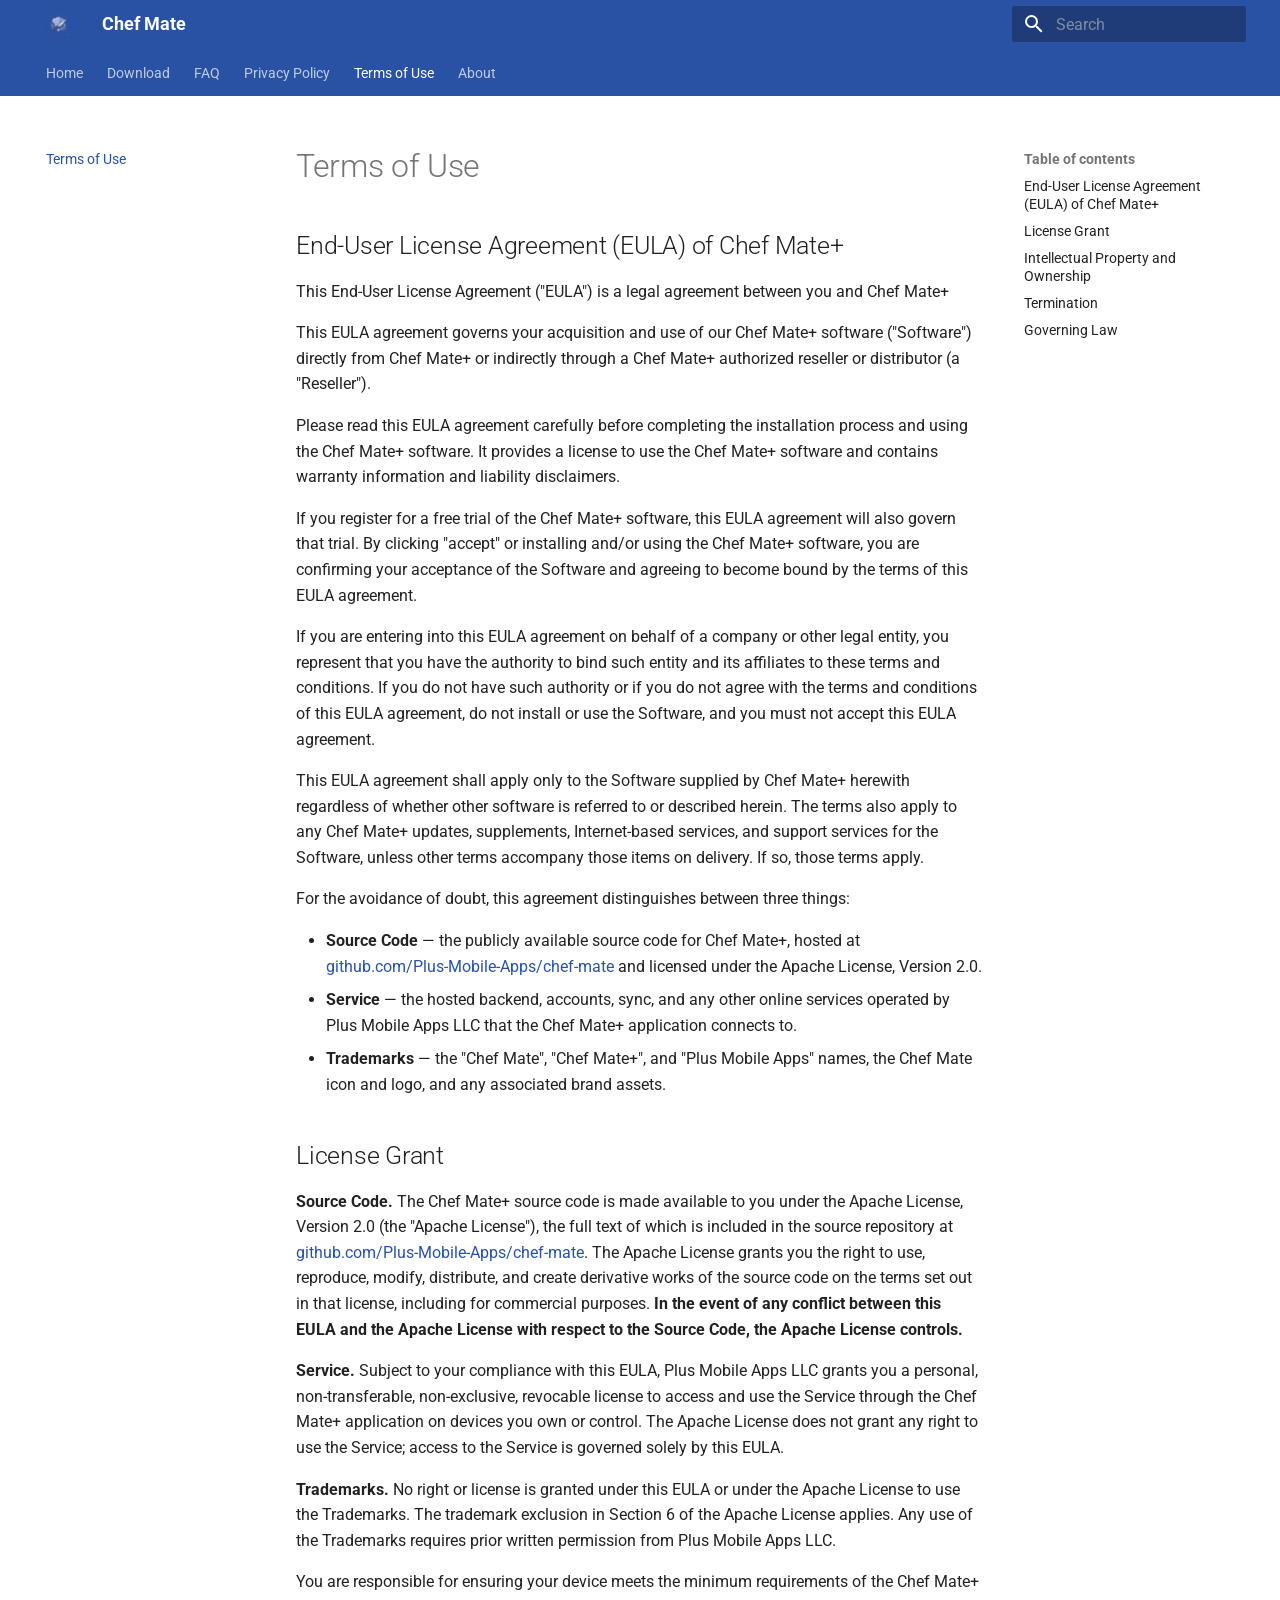
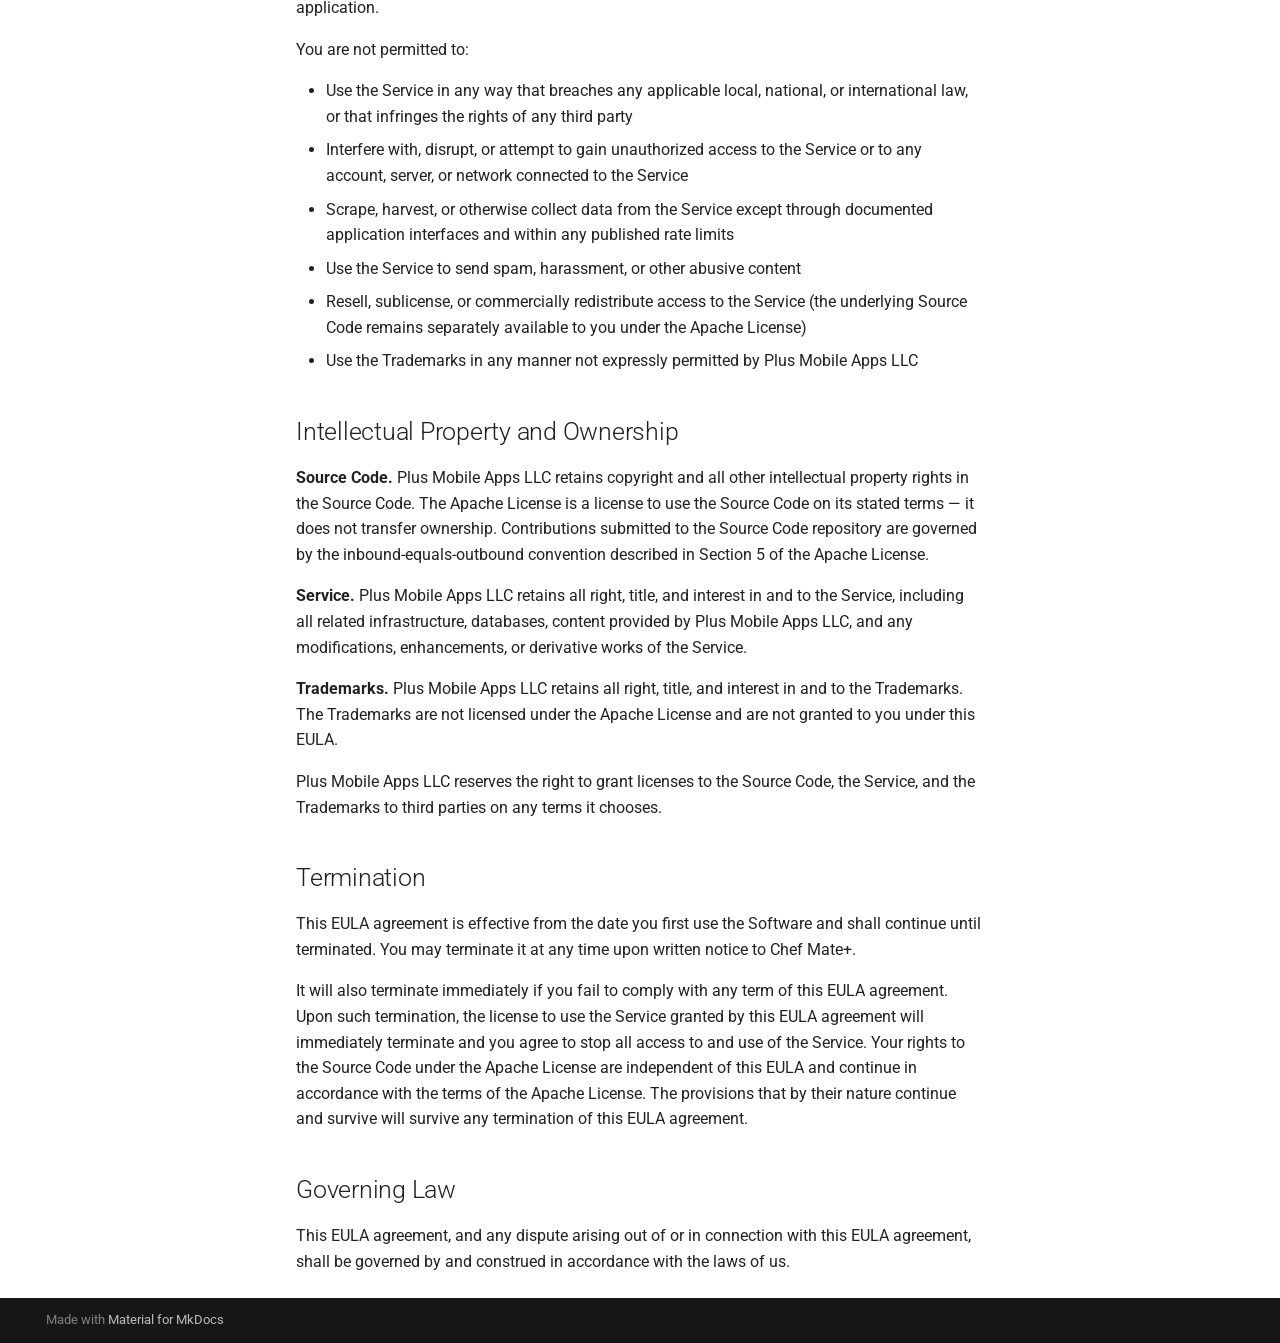
<file: terms-of-use/index.html>
<!doctype html>
<html lang="en" class="no-js">
  <head>
    
      <meta charset="utf-8">
      <meta name="viewport" content="width=device-width,initial-scale=1">
      
      
      
      
        <link rel="prev" href="../privacy-policy/">
      
      
        <link rel="next" href="../about/">
      
      
        
      
      
      <link rel="icon" href="../assets/favicon.png">
      <meta name="generator" content="mkdocs-1.6.1, mkdocs-material-9.7.7">
    
    
      
        <title>Terms of Use - Chef Mate</title>
      
    
    
      <link rel="stylesheet" href="../assets/stylesheets/main.ec1eaa64.min.css">
      
        
        <link rel="stylesheet" href="../assets/stylesheets/palette.ab4e12ef.min.css">
      
      


    
    
      
    
    
      
        
        
        <link rel="preconnect" href="https://fonts.gstatic.com" crossorigin>
        <link rel="stylesheet" href="https://fonts.googleapis.com/css?family=Roboto:300,300i,400,400i,700,700i%7CRoboto+Mono:400,400i,700,700i&display=fallback">
        <style>:root{--md-text-font:"Roboto";--md-code-font:"Roboto Mono"}</style>
      
    
    
      <link rel="stylesheet" href="../stylesheets/extra.css">
    
    <script>__md_scope=new URL("..",location),__md_hash=e=>[...e].reduce(((e,_)=>(e<<5)-e+_.charCodeAt(0)),0),__md_get=(e,_=localStorage,t=__md_scope)=>JSON.parse(_.getItem(t.pathname+"."+e)),__md_set=(e,_,t=localStorage,a=__md_scope)=>{try{t.setItem(a.pathname+"."+e,JSON.stringify(_))}catch(e){}}</script>
    
      

    
    
  </head>
  
  
    
    
    
    
    
    <body dir="ltr" data-md-color-scheme="default" data-md-color-primary="custom" data-md-color-accent="custom">
  
    
    <input class="md-toggle" data-md-toggle="drawer" type="checkbox" id="__drawer" autocomplete="off">
    <input class="md-toggle" data-md-toggle="search" type="checkbox" id="__search" autocomplete="off">
    <label class="md-overlay" for="__drawer"></label>
    <div data-md-component="skip">
      
        
        <a href="#terms-of-use" class="md-skip">
          Skip to content
        </a>
      
    </div>
    <div data-md-component="announce">
      
    </div>
    
    
      

<header class="md-header" data-md-component="header">
  <nav class="md-header__inner md-grid" aria-label="Header">
    <a href=".." title="Chef Mate" class="md-header__button md-logo" aria-label="Chef Mate" data-md-component="logo">
      
  <img src="../assets/logo.png" alt="logo">

    </a>
    <label class="md-header__button md-icon" for="__drawer">
      
      <svg xmlns="http://www.w3.org/2000/svg" viewBox="0 0 24 24"><path d="M3 6h18v2H3zm0 5h18v2H3zm0 5h18v2H3z"/></svg>
    </label>
    <div class="md-header__title" data-md-component="header-title">
      <div class="md-header__ellipsis">
        <div class="md-header__topic">
          <span class="md-ellipsis">
            Chef Mate
          </span>
        </div>
        <div class="md-header__topic" data-md-component="header-topic">
          <span class="md-ellipsis">
            
              Terms of Use
            
          </span>
        </div>
      </div>
    </div>
    
      
    
    
    
    
      
      
        <label class="md-header__button md-icon" for="__search">
          
          <svg xmlns="http://www.w3.org/2000/svg" viewBox="0 0 24 24"><path d="M9.5 3A6.5 6.5 0 0 1 16 9.5c0 1.61-.59 3.09-1.56 4.23l.27.27h.79l5 5-1.5 1.5-5-5v-.79l-.27-.27A6.52 6.52 0 0 1 9.5 16 6.5 6.5 0 0 1 3 9.5 6.5 6.5 0 0 1 9.5 3m0 2C7 5 5 7 5 9.5S7 14 9.5 14 14 12 14 9.5 12 5 9.5 5"/></svg>
        </label>
        <div class="md-search" data-md-component="search" role="dialog">
  <label class="md-search__overlay" for="__search"></label>
  <div class="md-search__inner" role="search">
    <form class="md-search__form" name="search">
      <input type="text" class="md-search__input" name="query" aria-label="Search" placeholder="Search" autocapitalize="off" autocorrect="off" autocomplete="off" spellcheck="false" data-md-component="search-query" required>
      <label class="md-search__icon md-icon" for="__search">
        
        <svg xmlns="http://www.w3.org/2000/svg" viewBox="0 0 24 24"><path d="M9.5 3A6.5 6.5 0 0 1 16 9.5c0 1.61-.59 3.09-1.56 4.23l.27.27h.79l5 5-1.5 1.5-5-5v-.79l-.27-.27A6.52 6.52 0 0 1 9.5 16 6.5 6.5 0 0 1 3 9.5 6.5 6.5 0 0 1 9.5 3m0 2C7 5 5 7 5 9.5S7 14 9.5 14 14 12 14 9.5 12 5 9.5 5"/></svg>
        
        <svg xmlns="http://www.w3.org/2000/svg" viewBox="0 0 24 24"><path d="M20 11v2H8l5.5 5.5-1.42 1.42L4.16 12l7.92-7.92L13.5 5.5 8 11z"/></svg>
      </label>
      <nav class="md-search__options" aria-label="Search">
        
        <button type="reset" class="md-search__icon md-icon" title="Clear" aria-label="Clear" tabindex="-1">
          
          <svg xmlns="http://www.w3.org/2000/svg" viewBox="0 0 24 24"><path d="M19 6.41 17.59 5 12 10.59 6.41 5 5 6.41 10.59 12 5 17.59 6.41 19 12 13.41 17.59 19 19 17.59 13.41 12z"/></svg>
        </button>
      </nav>
      
    </form>
    <div class="md-search__output">
      <div class="md-search__scrollwrap" tabindex="0" data-md-scrollfix>
        <div class="md-search-result" data-md-component="search-result">
          <div class="md-search-result__meta">
            Initializing search
          </div>
          <ol class="md-search-result__list" role="presentation"></ol>
        </div>
      </div>
    </div>
  </div>
</div>
      
    
    
  </nav>
  
</header>
    
    <div class="md-container" data-md-component="container">
      
      
        
          
            
<nav class="md-tabs" aria-label="Tabs" data-md-component="tabs">
  <div class="md-grid">
    <ul class="md-tabs__list">
      
        
  
  
  
  
    <li class="md-tabs__item">
      <a href=".." class="md-tabs__link">
        
  
  
    
  
  Home

      </a>
    </li>
  

      
        
  
  
  
  
    <li class="md-tabs__item">
      <a href="../download/" class="md-tabs__link">
        
  
  
    
  
  Download

      </a>
    </li>
  

      
        
  
  
  
  
    <li class="md-tabs__item">
      <a href="../faq/" class="md-tabs__link">
        
  
  
    
  
  FAQ

      </a>
    </li>
  

      
        
  
  
  
  
    <li class="md-tabs__item">
      <a href="../privacy-policy/" class="md-tabs__link">
        
  
  
    
  
  Privacy Policy

      </a>
    </li>
  

      
        
  
  
  
    
  
  
    <li class="md-tabs__item md-tabs__item--active">
      <a href="./" class="md-tabs__link">
        
  
  
    
  
  Terms of Use

      </a>
    </li>
  

      
        
  
  
  
  
    <li class="md-tabs__item">
      <a href="../about/" class="md-tabs__link">
        
  
  
    
  
  About

      </a>
    </li>
  

      
    </ul>
  </div>
</nav>
          
        
      
      <main class="md-main" data-md-component="main">
        <div class="md-main__inner md-grid">
          
            
              
              <div class="md-sidebar md-sidebar--primary" data-md-component="sidebar" data-md-type="navigation" >
                <div class="md-sidebar__scrollwrap">
                  <div class="md-sidebar__inner">
                    


  


<nav class="md-nav md-nav--primary md-nav--lifted" aria-label="Navigation" data-md-level="0">
  <label class="md-nav__title" for="__drawer">
    <a href=".." title="Chef Mate" class="md-nav__button md-logo" aria-label="Chef Mate" data-md-component="logo">
      
  <img src="../assets/logo.png" alt="logo">

    </a>
    Chef Mate
  </label>
  
  <ul class="md-nav__list" data-md-scrollfix>
    
      
      
  
  
  
  
    <li class="md-nav__item">
      <a href=".." class="md-nav__link">
        
  
  
  <span class="md-ellipsis">
    
  
    Home
  

    
  </span>
  
  

      </a>
    </li>
  

    
      
      
  
  
  
  
    <li class="md-nav__item">
      <a href="../download/" class="md-nav__link">
        
  
  
  <span class="md-ellipsis">
    
  
    Download
  

    
  </span>
  
  

      </a>
    </li>
  

    
      
      
  
  
  
  
    <li class="md-nav__item">
      <a href="../faq/" class="md-nav__link">
        
  
  
  <span class="md-ellipsis">
    
  
    FAQ
  

    
  </span>
  
  

      </a>
    </li>
  

    
      
      
  
  
  
  
    <li class="md-nav__item">
      <a href="../privacy-policy/" class="md-nav__link">
        
  
  
  <span class="md-ellipsis">
    
  
    Privacy Policy
  

    
  </span>
  
  

      </a>
    </li>
  

    
      
      
  
  
    
  
  
  
    <li class="md-nav__item md-nav__item--active">
      
      <input class="md-nav__toggle md-toggle" type="checkbox" id="__toc">
      
      
        
      
      
        <label class="md-nav__link md-nav__link--active" for="__toc">
          
  
  
  <span class="md-ellipsis">
    
  
    Terms of Use
  

    
  </span>
  
  

          <span class="md-nav__icon md-icon"></span>
        </label>
      
      <a href="./" class="md-nav__link md-nav__link--active">
        
  
  
  <span class="md-ellipsis">
    
  
    Terms of Use
  

    
  </span>
  
  

      </a>
      
        

<nav class="md-nav md-nav--secondary" aria-label="Table of contents">
  
  
  
    
  
  
    <label class="md-nav__title" for="__toc">
      <span class="md-nav__icon md-icon"></span>
      Table of contents
    </label>
    <ul class="md-nav__list" data-md-component="toc" data-md-scrollfix>
      
        <li class="md-nav__item">
  <a href="#end-user-license-agreement-eula-of-chef-mate" class="md-nav__link">
    <span class="md-ellipsis">
      
        End-User License Agreement (EULA) of Chef Mate+
      
    </span>
  </a>
  
</li>
      
        <li class="md-nav__item">
  <a href="#license-grant" class="md-nav__link">
    <span class="md-ellipsis">
      
        License Grant
      
    </span>
  </a>
  
</li>
      
        <li class="md-nav__item">
  <a href="#intellectual-property-and-ownership" class="md-nav__link">
    <span class="md-ellipsis">
      
        Intellectual Property and Ownership
      
    </span>
  </a>
  
</li>
      
        <li class="md-nav__item">
  <a href="#termination" class="md-nav__link">
    <span class="md-ellipsis">
      
        Termination
      
    </span>
  </a>
  
</li>
      
        <li class="md-nav__item">
  <a href="#governing-law" class="md-nav__link">
    <span class="md-ellipsis">
      
        Governing Law
      
    </span>
  </a>
  
</li>
      
    </ul>
  
</nav>
      
    </li>
  

    
      
      
  
  
  
  
    <li class="md-nav__item">
      <a href="../about/" class="md-nav__link">
        
  
  
  <span class="md-ellipsis">
    
  
    About
  

    
  </span>
  
  

      </a>
    </li>
  

    
  </ul>
</nav>
                  </div>
                </div>
              </div>
            
            
              
              <div class="md-sidebar md-sidebar--secondary" data-md-component="sidebar" data-md-type="toc" >
                <div class="md-sidebar__scrollwrap">
                  <div class="md-sidebar__inner">
                    

<nav class="md-nav md-nav--secondary" aria-label="Table of contents">
  
  
  
    
  
  
    <label class="md-nav__title" for="__toc">
      <span class="md-nav__icon md-icon"></span>
      Table of contents
    </label>
    <ul class="md-nav__list" data-md-component="toc" data-md-scrollfix>
      
        <li class="md-nav__item">
  <a href="#end-user-license-agreement-eula-of-chef-mate" class="md-nav__link">
    <span class="md-ellipsis">
      
        End-User License Agreement (EULA) of Chef Mate+
      
    </span>
  </a>
  
</li>
      
        <li class="md-nav__item">
  <a href="#license-grant" class="md-nav__link">
    <span class="md-ellipsis">
      
        License Grant
      
    </span>
  </a>
  
</li>
      
        <li class="md-nav__item">
  <a href="#intellectual-property-and-ownership" class="md-nav__link">
    <span class="md-ellipsis">
      
        Intellectual Property and Ownership
      
    </span>
  </a>
  
</li>
      
        <li class="md-nav__item">
  <a href="#termination" class="md-nav__link">
    <span class="md-ellipsis">
      
        Termination
      
    </span>
  </a>
  
</li>
      
        <li class="md-nav__item">
  <a href="#governing-law" class="md-nav__link">
    <span class="md-ellipsis">
      
        Governing Law
      
    </span>
  </a>
  
</li>
      
    </ul>
  
</nav>
                  </div>
                </div>
              </div>
            
          
          
            <div class="md-content" data-md-component="content">
              
              <article class="md-content__inner md-typeset">
                
                  



<h1 id="terms-of-use">Terms of Use</h1>
<h2 id="end-user-license-agreement-eula-of-chef-mate">End-User License Agreement (EULA) of Chef Mate+</h2>
<p>This End-User License Agreement ("EULA") is a legal agreement between you and Chef Mate+</p>
<p>This EULA agreement governs your acquisition and use of our Chef Mate+ software ("Software") directly from Chef Mate+ or indirectly through a Chef Mate+ authorized reseller or distributor (a "Reseller").</p>
<p>Please read this EULA agreement carefully before completing the installation process and using the Chef Mate+ software. It provides a license to use the Chef Mate+ software and contains warranty information and liability disclaimers.</p>
<p>If you register for a free trial of the Chef Mate+ software, this EULA agreement will also govern that trial. By clicking "accept" or installing and/or using the Chef Mate+ software, you are confirming your acceptance of the Software and agreeing to become bound by the terms of this EULA agreement.</p>
<p>If you are entering into this EULA agreement on behalf of a company or other legal entity, you represent that you have the authority to bind such entity and its affiliates to these terms and conditions. If you do not have such authority or if you do not agree with the terms and conditions of this EULA agreement, do not install or use the Software, and you must not accept this EULA agreement.</p>
<p>This EULA agreement shall apply only to the Software supplied by Chef Mate+ herewith regardless of whether other software is referred to or described herein. The terms also apply to any Chef Mate+ updates, supplements, Internet-based services, and support services for the Software, unless other terms accompany those items on delivery. If so, those terms apply.</p>
<p>For the avoidance of doubt, this agreement distinguishes between three things:</p>
<ul>
<li><strong>Source Code</strong> — the publicly available source code for Chef Mate+, hosted at <a href="https://github.com/Plus-Mobile-Apps/chef-mate">github.com/Plus-Mobile-Apps/chef-mate</a> and licensed under the Apache License, Version 2.0.</li>
<li><strong>Service</strong> — the hosted backend, accounts, sync, and any other online services operated by Plus Mobile Apps LLC that the Chef Mate+ application connects to.</li>
<li><strong>Trademarks</strong> — the "Chef Mate", "Chef Mate+", and "Plus Mobile Apps" names, the Chef Mate icon and logo, and any associated brand assets.</li>
</ul>
<h2 id="license-grant">License Grant</h2>
<p><strong>Source Code.</strong> The Chef Mate+ source code is made available to you under the Apache License, Version 2.0 (the "Apache License"), the full text of which is included in the source repository at <a href="https://github.com/Plus-Mobile-Apps/chef-mate">github.com/Plus-Mobile-Apps/chef-mate</a>. The Apache License grants you the right to use, reproduce, modify, distribute, and create derivative works of the source code on the terms set out in that license, including for commercial purposes. <strong>In the event of any conflict between this EULA and the Apache License with respect to the Source Code, the Apache License controls.</strong></p>
<p><strong>Service.</strong> Subject to your compliance with this EULA, Plus Mobile Apps LLC grants you a personal, non-transferable, non-exclusive, revocable license to access and use the Service through the Chef Mate+ application on devices you own or control. The Apache License does not grant any right to use the Service; access to the Service is governed solely by this EULA.</p>
<p><strong>Trademarks.</strong> No right or license is granted under this EULA or under the Apache License to use the Trademarks. The trademark exclusion in Section 6 of the Apache License applies. Any use of the Trademarks requires prior written permission from Plus Mobile Apps LLC.</p>
<p>You are responsible for ensuring your device meets the minimum requirements of the Chef Mate+ application.</p>
<p>You are not permitted to:</p>
<ul>
<li>Use the Service in any way that breaches any applicable local, national, or international law, or that infringes the rights of any third party</li>
<li>Interfere with, disrupt, or attempt to gain unauthorized access to the Service or to any account, server, or network connected to the Service</li>
<li>Scrape, harvest, or otherwise collect data from the Service except through documented application interfaces and within any published rate limits</li>
<li>Use the Service to send spam, harassment, or other abusive content</li>
<li>Resell, sublicense, or commercially redistribute access to the Service (the underlying Source Code remains separately available to you under the Apache License)</li>
<li>Use the Trademarks in any manner not expressly permitted by Plus Mobile Apps LLC</li>
</ul>
<h2 id="intellectual-property-and-ownership">Intellectual Property and Ownership</h2>
<p><strong>Source Code.</strong> Plus Mobile Apps LLC retains copyright and all other intellectual property rights in the Source Code. The Apache License is a license to use the Source Code on its stated terms — it does not transfer ownership. Contributions submitted to the Source Code repository are governed by the inbound-equals-outbound convention described in Section 5 of the Apache License.</p>
<p><strong>Service.</strong> Plus Mobile Apps LLC retains all right, title, and interest in and to the Service, including all related infrastructure, databases, content provided by Plus Mobile Apps LLC, and any modifications, enhancements, or derivative works of the Service.</p>
<p><strong>Trademarks.</strong> Plus Mobile Apps LLC retains all right, title, and interest in and to the Trademarks. The Trademarks are not licensed under the Apache License and are not granted to you under this EULA.</p>
<p>Plus Mobile Apps LLC reserves the right to grant licenses to the Source Code, the Service, and the Trademarks to third parties on any terms it chooses.</p>
<h2 id="termination">Termination</h2>
<p>This EULA agreement is effective from the date you first use the Software and shall continue until terminated. You may terminate it at any time upon written notice to Chef Mate+.</p>
<p>It will also terminate immediately if you fail to comply with any term of this EULA agreement. Upon such termination, the license to use the Service granted by this EULA agreement will immediately terminate and you agree to stop all access to and use of the Service. Your rights to the Source Code under the Apache License are independent of this EULA and continue in accordance with the terms of the Apache License. The provisions that by their nature continue and survive will survive any termination of this EULA agreement.</p>
<h2 id="governing-law">Governing Law</h2>
<p>This EULA agreement, and any dispute arising out of or in connection with this EULA agreement, shall be governed by and construed in accordance with the laws of us.</p>












                
              </article>
            </div>
          
          
<script>var target=document.getElementById(location.hash.slice(1));target&&target.name&&(target.checked=target.name.startsWith("__tabbed_"))</script>
        </div>
        
      </main>
      
        <footer class="md-footer">
  
  <div class="md-footer-meta md-typeset">
    <div class="md-footer-meta__inner md-grid">
      <div class="md-copyright">
  
  
    Made with
    <a href="https://squidfunk.github.io/mkdocs-material/" target="_blank" rel="noopener">
      Material for MkDocs
    </a>
  
</div>
      
    </div>
  </div>
</footer>
      
    </div>
    <div class="md-dialog" data-md-component="dialog">
      <div class="md-dialog__inner md-typeset"></div>
    </div>
    
    
    
      
      
      <script id="__config" type="application/json">{"annotate": null, "base": "..", "features": ["navigation.tabs", "navigation.sections"], "search": "../assets/javascripts/workers/search.2c215733.min.js", "tags": null, "translations": {"clipboard.copied": "Copied to clipboard", "clipboard.copy": "Copy to clipboard", "search.result.more.one": "1 more on this page", "search.result.more.other": "# more on this page", "search.result.none": "No matching documents", "search.result.one": "1 matching document", "search.result.other": "# matching documents", "search.result.placeholder": "Type to start searching", "search.result.term.missing": "Missing", "select.version": "Select version"}, "version": null}</script>
    
    
      <script src="../assets/javascripts/bundle.d7400e89.min.js"></script>
      
    
  </body>
</html>
</file>
<file: stylesheets/extra.css>
:root {
  --md-primary-fg-color:        #2A52A4;
  --md-primary-fg-color--light: #4A6CB8;
  --md-primary-fg-color--dark:  #1F3D7A;
  --md-accent-fg-color:         #4A6CB8;
  --md-accent-fg-color--transparent: rgba(74, 108, 184, 0.1);
}

.download-buttons {
  display: flex;
  flex-wrap: wrap;
  gap: 0.75rem;
  margin: 1.5rem 0;
}

.download-buttons .md-button {
  display: inline-flex;
  align-items: center;
  gap: 0.5rem;
  margin: 0;
}

.download-buttons .md-button .twemoji {
  height: 1.25em;
  width: 1.25em;
}

.md-button.btn-mac {
  background-color: #000;
  border-color: #000;
  color: #fff !important;
}
.md-button.btn-mac:hover,
.md-button.btn-mac:focus {
  background-color: #333;
  border-color: #333;
  color: #fff !important;
}

.md-button.btn-windows {
  background-color: #0078d4;
  border-color: #0078d4;
  color: #fff !important;
}
.md-button.btn-windows:hover,
.md-button.btn-windows:focus {
  background-color: #005a9e;
  border-color: #005a9e;
  color: #fff !important;
}

.md-button.btn-linux {
  background-color: #e95420;
  border-color: #e95420;
  color: #fff !important;
}
.md-button.btn-linux:hover,
.md-button.btn-linux:focus {
  background-color: #c7431a;
  border-color: #c7431a;
  color: #fff !important;
}

.download-buttons .store-badge {
  display: inline-flex;
  align-items: center;
  background: none;
  border: none;
  padding: 0;
  margin: 0;
  line-height: 0;
}
.download-buttons .store-badge img {
  display: block;
  height: 60px;
  width: auto;
}

.hero {
  text-align: center;
  margin: 1.5rem 0 3rem;
}

.hero img {
  width: 96px;
  height: 96px;
  margin-bottom: 0.5rem;
}

.hero h3 {
  margin-top: 0;
}

.hero p {
  font-size: 1.1rem;
  color: var(--md-default-fg-color--light);
  max-width: 32rem;
  margin-left: auto;
  margin-right: auto;
}

.md-typeset .grid.cards img {
  display: block;
  max-width: 200px;
  margin: 0 auto 1rem;
  border-radius: 18px;
  box-shadow: 0 6px 20px rgba(0, 0, 0, 0.15);
}
</file>
<file: assets/stylesheets/main.ec1eaa64.min.css>
@charset "UTF-8";html{-webkit-text-size-adjust:none;-moz-text-size-adjust:none;text-size-adjust:none;box-sizing:border-box}*,:after,:before{box-sizing:inherit}@media (prefers-reduced-motion){*,:after,:before{transition:none!important}}body{margin:0}a,button,input,label{-webkit-tap-highlight-color:transparent}a{color:inherit;text-decoration:none}hr{border:0;box-sizing:initial;display:block;height:.05rem;overflow:visible;padding:0}small{font-size:80%}sub,sup{line-height:1em}img{border-style:none}table{border-collapse:initial;border-spacing:0}td,th{font-weight:400;vertical-align:top}button{background:#0000;border:0;font-family:inherit;font-size:inherit;margin:0;padding:0}input{border:0;outline:none}:root{--md-primary-fg-color:#4051b5;--md-primary-fg-color--light:#5d6cc0;--md-primary-fg-color--dark:#303fa1;--md-primary-bg-color:#fff;--md-primary-bg-color--light:#ffffffb3;--md-accent-fg-color:#526cfe;--md-accent-fg-color--transparent:#526cfe1a;--md-accent-bg-color:#fff;--md-accent-bg-color--light:#ffffffb3}[data-md-color-scheme=default]{color-scheme:light}[data-md-color-scheme=default] img[src$="#gh-dark-mode-only"],[data-md-color-scheme=default] img[src$="#only-dark"]{display:none}:root,[data-md-color-scheme=default]{--md-hue:225deg;--md-default-fg-color:#000000de;--md-default-fg-color--light:#0000008a;--md-default-fg-color--lighter:#00000052;--md-default-fg-color--lightest:#00000012;--md-default-bg-color:#fff;--md-default-bg-color--light:#ffffffb3;--md-default-bg-color--lighter:#ffffff4d;--md-default-bg-color--lightest:#ffffff1f;--md-code-fg-color:#36464e;--md-code-bg-color:#f5f5f5;--md-code-bg-color--light:#f5f5f5b3;--md-code-bg-color--lighter:#f5f5f54d;--md-code-hl-color:#4287ff;--md-code-hl-color--light:#4287ff1a;--md-code-hl-number-color:#d52a2a;--md-code-hl-special-color:#db1457;--md-code-hl-function-color:#a846b9;--md-code-hl-constant-color:#6e59d9;--md-code-hl-keyword-color:#3f6ec6;--md-code-hl-string-color:#1c7d4d;--md-code-hl-name-color:var(--md-code-fg-color);--md-code-hl-operator-color:var(--md-default-fg-color--light);--md-code-hl-punctuation-color:var(--md-default-fg-color--light);--md-code-hl-comment-color:var(--md-default-fg-color--light);--md-code-hl-generic-color:var(--md-default-fg-color--light);--md-code-hl-variable-color:var(--md-default-fg-color--light);--md-typeset-color:var(--md-default-fg-color);--md-typeset-a-color:var(--md-primary-fg-color);--md-typeset-del-color:#f5503d26;--md-typeset-ins-color:#0bd57026;--md-typeset-kbd-color:#fafafa;--md-typeset-kbd-accent-color:#fff;--md-typeset-kbd-border-color:#b8b8b8;--md-typeset-mark-color:#ffff0080;--md-typeset-table-color:#0000001f;--md-typeset-table-color--light:rgba(0,0,0,.035);--md-admonition-fg-color:var(--md-default-fg-color);--md-admonition-bg-color:var(--md-default-bg-color);--md-warning-fg-color:#000000de;--md-warning-bg-color:#ff9;--md-footer-fg-color:#fff;--md-footer-fg-color--light:#ffffffb3;--md-footer-fg-color--lighter:#ffffff73;--md-footer-bg-color:#000000de;--md-footer-bg-color--dark:#00000052;--md-shadow-z1:0 0.2rem 0.5rem #0000000d,0 0 0.05rem #0000001a;--md-shadow-z2:0 0.2rem 0.5rem #0000001a,0 0 0.05rem #00000040;--md-shadow-z3:0 0.2rem 0.5rem #0003,0 0 0.05rem #00000059}.md-icon svg{fill:currentcolor;display:block;height:1.2rem;width:1.2rem}body{-webkit-font-smoothing:antialiased;-moz-osx-font-smoothing:grayscale;--md-text-font-family:var(--md-text-font,_),-apple-system,BlinkMacSystemFont,Helvetica,Arial,sans-serif;--md-code-font-family:var(--md-code-font,_),SFMono-Regular,Consolas,Menlo,monospace}aside,body,input{font-feature-settings:"kern","liga";color:var(--md-typeset-color);font-family:var(--md-text-font-family)}code,kbd,pre{font-feature-settings:"kern";font-family:var(--md-code-font-family)}:root{--md-typeset-table-sort-icon:url('data:image/svg+xml;charset=utf-8,<svg xmlns="http://www.w3.org/2000/svg" viewBox="0 0 24 24"><path d="m18 21-4-4h3V7h-3l4-4 4 4h-3v10h3M2 19v-2h10v2M2 13v-2h7v2M2 7V5h4v2z"/></svg>');--md-typeset-table-sort-icon--asc:url('data:image/svg+xml;charset=utf-8,<svg xmlns="http://www.w3.org/2000/svg" viewBox="0 0 24 24"><path d="M19 17h3l-4 4-4-4h3V3h2M2 17h10v2H2M6 5v2H2V5m0 6h7v2H2z"/></svg>');--md-typeset-table-sort-icon--desc:url('data:image/svg+xml;charset=utf-8,<svg xmlns="http://www.w3.org/2000/svg" viewBox="0 0 24 24"><path d="M19 7h3l-4-4-4 4h3v14h2M2 17h10v2H2M6 5v2H2V5m0 6h7v2H2z"/></svg>')}.md-typeset{-webkit-print-color-adjust:exact;color-adjust:exact;font-size:.8rem;line-height:1.6;overflow-wrap:break-word}@media print{.md-typeset{font-size:.68rem}}.md-typeset blockquote,.md-typeset dl,.md-typeset figure,.md-typeset ol,.md-typeset pre,.md-typeset ul{margin-bottom:1em;margin-top:1em}.md-typeset h1{color:var(--md-default-fg-color--light);font-size:2em;line-height:1.3;margin:0 0 1.25em}.md-typeset h1,.md-typeset h2{font-weight:300;letter-spacing:-.01em}.md-typeset h2{font-size:1.5625em;line-height:1.4;margin:1.6em 0 .64em}.md-typeset h3{font-size:1.25em;font-weight:400;letter-spacing:-.01em;line-height:1.5;margin:1.6em 0 .8em}.md-typeset h2+h3{margin-top:.8em}.md-typeset h4{font-weight:700;letter-spacing:-.01em;margin:1em 0}.md-typeset h5,.md-typeset h6{color:var(--md-default-fg-color--light);font-size:.8em;font-weight:700;letter-spacing:-.01em;margin:1.25em 0}.md-typeset h5{text-transform:uppercase}.md-typeset h5 code{text-transform:none}.md-typeset hr{border-bottom:.05rem solid var(--md-default-fg-color--lightest);display:flow-root;margin:1.5em 0}.md-typeset a{color:var(--md-typeset-a-color);word-break:break-word}.md-typeset a,.md-typeset a:before{transition:color 125ms}.md-typeset a:focus,.md-typeset a:hover{color:var(--md-accent-fg-color)}.md-typeset a:focus code,.md-typeset a:hover code{background-color:var(--md-accent-fg-color--transparent);color:var(--md-accent-fg-color)}.md-typeset a code{color:var(--md-typeset-a-color)}.md-typeset a.focus-visible{outline-color:var(--md-accent-fg-color);outline-offset:.2rem}.md-typeset code,.md-typeset kbd,.md-typeset pre{color:var(--md-code-fg-color);direction:ltr;font-variant-ligatures:none;transition:background-color 125ms}@media print{.md-typeset code,.md-typeset kbd,.md-typeset pre{white-space:pre-wrap}}.md-typeset code{background-color:var(--md-code-bg-color);border-radius:.1rem;-webkit-box-decoration-break:clone;box-decoration-break:clone;font-size:.85em;padding:0 .2941176471em;transition:color 125ms,background-color 125ms;word-break:break-word}.md-typeset code:not(.focus-visible){-webkit-tap-highlight-color:transparent;outline:none}.md-typeset pre{display:flow-root;line-height:1.4;position:relative}.md-typeset pre>code{-webkit-box-decoration-break:slice;box-decoration-break:slice;box-shadow:none;display:block;margin:0;outline-color:var(--md-accent-fg-color);overflow:auto;padding:.7720588235em 1.1764705882em;scrollbar-color:var(--md-default-fg-color--lighter) #0000;scrollbar-width:thin;touch-action:auto;word-break:normal}.md-typeset pre>code:hover{scrollbar-color:var(--md-accent-fg-color) #0000}.md-typeset pre>code::-webkit-scrollbar{height:.2rem;width:.2rem}.md-typeset pre>code::-webkit-scrollbar-thumb{background-color:var(--md-default-fg-color--lighter)}.md-typeset pre>code::-webkit-scrollbar-thumb:hover{background-color:var(--md-accent-fg-color)}.md-typeset kbd{background-color:var(--md-typeset-kbd-color);border-radius:.1rem;box-shadow:0 .1rem 0 .05rem var(--md-typeset-kbd-border-color),0 .1rem 0 var(--md-typeset-kbd-border-color),0 -.1rem .2rem var(--md-typeset-kbd-accent-color) inset;color:var(--md-default-fg-color);display:inline-block;font-size:.75em;padding:0 .6666666667em;vertical-align:text-top;word-break:break-word}.md-typeset mark{background-color:var(--md-typeset-mark-color);-webkit-box-decoration-break:clone;box-decoration-break:clone;color:inherit;word-break:break-word}.md-typeset abbr{cursor:help;text-decoration:none}.md-typeset [data-preview],.md-typeset abbr{border-bottom:.05rem dotted var(--md-default-fg-color--light)}.md-typeset small{opacity:.75}[dir=ltr] .md-typeset sub,[dir=ltr] .md-typeset sup{margin-left:.078125em}[dir=rtl] .md-typeset sub,[dir=rtl] .md-typeset sup{margin-right:.078125em}[dir=ltr] .md-typeset blockquote{padding-left:.6rem}[dir=rtl] .md-typeset blockquote{padding-right:.6rem}[dir=ltr] .md-typeset blockquote{border-left:.2rem solid var(--md-default-fg-color--lighter)}[dir=rtl] .md-typeset blockquote{border-right:.2rem solid var(--md-default-fg-color--lighter)}.md-typeset blockquote{color:var(--md-default-fg-color--light);margin-left:0;margin-right:0}.md-typeset ul{list-style-type:disc}.md-typeset ul[type]{list-style-type:revert-layer}[dir=ltr] .md-typeset ol,[dir=ltr] .md-typeset ul{margin-left:.625em}[dir=rtl] .md-typeset ol,[dir=rtl] .md-typeset ul{margin-right:.625em}.md-typeset ol,.md-typeset ul{padding:0}.md-typeset ol:not([hidden]),.md-typeset ul:not([hidden]){display:flow-root}.md-typeset ol ol,.md-typeset ul ol{list-style-type:lower-alpha}.md-typeset ol ol ol,.md-typeset ul ol ol{list-style-type:lower-roman}.md-typeset ol ol ol ol,.md-typeset ul ol ol ol{list-style-type:upper-alpha}.md-typeset ol ol ol ol ol,.md-typeset ul ol ol ol ol{list-style-type:upper-roman}.md-typeset ol[type],.md-typeset ul[type]{list-style-type:revert-layer}[dir=ltr] .md-typeset ol li,[dir=ltr] .md-typeset ul li{margin-left:1.25em}[dir=rtl] .md-typeset ol li,[dir=rtl] .md-typeset ul li{margin-right:1.25em}.md-typeset ol li,.md-typeset ul li{margin-bottom:.5em}.md-typeset ol li blockquote,.md-typeset ol li p,.md-typeset ul li blockquote,.md-typeset ul li p{margin:.5em 0}.md-typeset ol li:last-child,.md-typeset ul li:last-child{margin-bottom:0}[dir=ltr] .md-typeset ol li ol,[dir=ltr] .md-typeset ol li ul,[dir=ltr] .md-typeset ul li ol,[dir=ltr] .md-typeset ul li ul{margin-left:.625em}[dir=rtl] .md-typeset ol li ol,[dir=rtl] .md-typeset ol li ul,[dir=rtl] .md-typeset ul li ol,[dir=rtl] .md-typeset ul li ul{margin-right:.625em}.md-typeset ol li ol,.md-typeset ol li ul,.md-typeset ul li ol,.md-typeset ul li ul{margin-bottom:.5em;margin-top:.5em}[dir=ltr] .md-typeset dd{margin-left:1.875em}[dir=rtl] .md-typeset dd{margin-right:1.875em}.md-typeset dd{margin-bottom:1.5em;margin-top:1em}.md-typeset img,.md-typeset svg,.md-typeset video{height:auto;max-width:100%}.md-typeset img[align=left]{margin:1em 1em 1em 0}.md-typeset img[align=right]{margin:1em 0 1em 1em}.md-typeset img[align]:only-child{margin-top:0}.md-typeset figure{display:flow-root;margin:1em auto;max-width:100%;text-align:center;width:fit-content}.md-typeset figure img{display:block;margin:0 auto}.md-typeset figcaption{font-style:italic;margin:1em auto;max-width:24rem}.md-typeset iframe{max-width:100%}.md-typeset table:not([class]){background-color:var(--md-default-bg-color);border:.05rem solid var(--md-typeset-table-color);border-radius:.1rem;display:inline-block;font-size:.64rem;max-width:100%;overflow:auto;touch-action:auto}@media print{.md-typeset table:not([class]){display:table}}.md-typeset table:not([class])+*{margin-top:1.5em}.md-typeset table:not([class]) td>:first-child,.md-typeset table:not([class]) th>:first-child{margin-top:0}.md-typeset table:not([class]) td>:last-child,.md-typeset table:not([class]) th>:last-child{margin-bottom:0}.md-typeset table:not([class]) td:not([align]),.md-typeset table:not([class]) th:not([align]){text-align:left}[dir=rtl] .md-typeset table:not([class]) td:not([align]),[dir=rtl] .md-typeset table:not([class]) th:not([align]){text-align:right}.md-typeset table:not([class]) th{font-weight:700;min-width:5rem;padding:.9375em 1.25em;vertical-align:top}.md-typeset table:not([class]) td{border-top:.05rem solid var(--md-typeset-table-color);padding:.9375em 1.25em;vertical-align:top}.md-typeset table:not([class]) tbody tr{transition:background-color 125ms}.md-typeset table:not([class]) tbody tr:hover{background-color:var(--md-typeset-table-color--light);box-shadow:0 .05rem 0 var(--md-default-bg-color) inset}.md-typeset table:not([class]) a{word-break:normal}.md-typeset table th[role=columnheader]{cursor:pointer}[dir=ltr] .md-typeset table th[role=columnheader]:after{margin-left:.5em}[dir=rtl] .md-typeset table th[role=columnheader]:after{margin-right:.5em}.md-typeset table th[role=columnheader]:after{content:"";display:inline-block;height:1.2em;-webkit-mask-image:var(--md-typeset-table-sort-icon);mask-image:var(--md-typeset-table-sort-icon);-webkit-mask-repeat:no-repeat;mask-repeat:no-repeat;-webkit-mask-size:contain;mask-size:contain;transition:background-color 125ms;vertical-align:text-bottom;width:1.2em}.md-typeset table th[role=columnheader]:hover:after{background-color:var(--md-default-fg-color--lighter)}.md-typeset table th[role=columnheader][aria-sort=ascending]:after{background-color:var(--md-default-fg-color--light);-webkit-mask-image:var(--md-typeset-table-sort-icon--asc);mask-image:var(--md-typeset-table-sort-icon--asc)}.md-typeset table th[role=columnheader][aria-sort=descending]:after{background-color:var(--md-default-fg-color--light);-webkit-mask-image:var(--md-typeset-table-sort-icon--desc);mask-image:var(--md-typeset-table-sort-icon--desc)}.md-typeset__scrollwrap{margin:1em -.8rem;overflow-x:auto;touch-action:auto}.md-typeset__table{display:inline-block;margin-bottom:.5em;padding:0 .8rem}@media print{.md-typeset__table{display:block}}html .md-typeset__table table{display:table;margin:0;overflow:hidden;width:100%}@media screen and (max-width:44.984375em){.md-content__inner>pre{margin:1em -.8rem}.md-content__inner>pre code{border-radius:0}}.md-typeset .md-author{border-radius:100%;display:block;flex-shrink:0;height:1.6rem;overflow:hidden;position:relative;transition:color 125ms,transform 125ms;width:1.6rem}.md-typeset .md-author img{display:block}.md-typeset .md-author--more{background:var(--md-default-fg-color--lightest);color:var(--md-default-fg-color--lighter);font-size:.6rem;font-weight:700;line-height:1.6rem;text-align:center}.md-typeset .md-author--long{height:2.4rem;width:2.4rem}.md-typeset a.md-author{transform:scale(1)}.md-typeset a.md-author img{border-radius:100%;filter:grayscale(100%) opacity(75%);transition:filter 125ms}.md-typeset a.md-author:focus,.md-typeset a.md-author:hover{transform:scale(1.1);z-index:1}.md-typeset a.md-author:focus img,.md-typeset a.md-author:hover img{filter:grayscale(0)}.md-banner{background-color:var(--md-footer-bg-color);color:var(--md-footer-fg-color);overflow:auto}@media print{.md-banner{display:none}}.md-banner--warning{background-color:var(--md-warning-bg-color);color:var(--md-warning-fg-color)}.md-banner__inner{font-size:.7rem;margin:.6rem auto;padding:0 .8rem}[dir=ltr] .md-banner__button{float:right}[dir=rtl] .md-banner__button{float:left}.md-banner__button{color:inherit;cursor:pointer;transition:opacity .25s}.no-js .md-banner__button{display:none}.md-banner__button:hover{opacity:.7}html{font-size:125%;height:100%;overflow-x:hidden}@media screen and (min-width:100em){html{font-size:137.5%}}@media screen and (min-width:125em){html{font-size:150%}}body{background-color:var(--md-default-bg-color);display:flex;flex-direction:column;font-size:.5rem;min-height:100%;position:relative;width:100%}@media print{body{display:block}}@media screen and (max-width:59.984375em){body[data-md-scrolllock]{position:fixed}}.md-grid{margin-left:auto;margin-right:auto;max-width:61rem}.md-container{display:flex;flex-direction:column;flex-grow:1}@media print{.md-container{display:block}}.md-main{flex-grow:1}.md-main__inner{display:flex;height:100%;margin-top:1.5rem}.md-ellipsis{overflow:hidden;text-overflow:ellipsis}.md-toggle{display:none}.md-option{height:0;opacity:0;position:absolute;width:0}.md-option:checked+label:not([hidden]){display:block}.md-option.focus-visible+label{outline-color:var(--md-accent-fg-color);outline-style:auto}.md-skip{background-color:var(--md-default-fg-color);border-radius:.1rem;color:var(--md-default-bg-color);font-size:.64rem;margin:.5rem;opacity:0;outline-color:var(--md-accent-fg-color);padding:.3rem .5rem;position:fixed;transform:translateY(.4rem);z-index:-1}.md-skip:focus{opacity:1;transform:translateY(0);transition:transform .25s cubic-bezier(.4,0,.2,1),opacity 175ms 75ms;z-index:10}@page{margin:25mm}:root{--md-clipboard-icon:url('data:image/svg+xml;charset=utf-8,<svg xmlns="http://www.w3.org/2000/svg" viewBox="0 0 24 24"><path d="M19 21H8V7h11m0-2H8a2 2 0 0 0-2 2v14a2 2 0 0 0 2 2h11a2 2 0 0 0 2-2V7a2 2 0 0 0-2-2m-3-4H4a2 2 0 0 0-2 2v14h2V3h12z"/></svg>')}.md-clipboard{border-radius:.1rem;color:var(--md-default-fg-color--lightest);cursor:pointer;height:1.5em;outline-color:var(--md-accent-fg-color);outline-offset:.1rem;transition:color .25s;width:1.5em;z-index:1}@media print{.md-clipboard{display:none}}.md-clipboard:not(.focus-visible){-webkit-tap-highlight-color:transparent;outline:none}:hover>.md-clipboard{color:var(--md-default-fg-color--light)}.md-clipboard:focus,.md-clipboard:hover{color:var(--md-accent-fg-color)}.md-clipboard:after{background-color:currentcolor;content:"";display:block;height:1.125em;margin:0 auto;-webkit-mask-image:var(--md-clipboard-icon);mask-image:var(--md-clipboard-icon);-webkit-mask-position:center;mask-position:center;-webkit-mask-repeat:no-repeat;mask-repeat:no-repeat;-webkit-mask-size:contain;mask-size:contain;width:1.125em}.md-clipboard--inline{cursor:pointer}.md-clipboard--inline code{transition:color .25s,background-color .25s}.md-clipboard--inline:focus code,.md-clipboard--inline:hover code{background-color:var(--md-accent-fg-color--transparent);color:var(--md-accent-fg-color)}:root{--md-code-select-icon:url('data:image/svg+xml;charset=utf-8,<svg xmlns="http://www.w3.org/2000/svg" viewBox="0 0 24 24"><path d="M19 19h-4v2h4c1.1 0 2-.9 2-2v-4h-2m0-12h-4v2h4v4h2V5c0-1.1-.9-2-2-2M5 5h4V3H5c-1.1 0-2 .9-2 2v4h2m0 6H3v4c0 1.1.9 2 2 2h4v-2H5zm2-4h2v2H7zm4 0h2v2h-2zm4 0h2v2h-2zM7 7h2v2H7zm4 0h2v2h-2zm4 0h2v2h-2zm-8 8h2v2H7zm4 0h2v2h-2zm4 0h2v2h-2z"/></svg>');--md-code-copy-icon:url('data:image/svg+xml;charset=utf-8,<svg xmlns="http://www.w3.org/2000/svg" viewBox="0 0 24 24"><path d="M19 21H8V7h11m0-2H8a2 2 0 0 0-2 2v14a2 2 0 0 0 2 2h11a2 2 0 0 0 2-2V7a2 2 0 0 0-2-2m-3-4H4a2 2 0 0 0-2 2v14h2V3h12z"/></svg>')}.md-typeset .md-code__content{display:grid}.md-code__nav{background-color:var(--md-code-bg-color--lighter);border-radius:.1rem;display:flex;gap:.2rem;padding:.2rem;position:absolute;right:.25em;top:.25em;transition:background-color .25s;z-index:1}:hover>.md-code__nav{background-color:var(--md-code-bg-color--light)}.md-code__button{color:var(--md-default-fg-color--lightest);cursor:pointer;display:block;height:1.5em;outline-color:var(--md-accent-fg-color);outline-offset:.1rem;transition:color .25s;width:1.5em}:hover>*>.md-code__button{color:var(--md-default-fg-color--light)}.md-code__button.focus-visible,.md-code__button:hover{color:var(--md-accent-fg-color)}.md-code__button--active{color:var(--md-default-fg-color)!important}.md-code__button:after{background-color:currentcolor;content:"";display:block;height:1.125em;margin:0 auto;-webkit-mask-position:center;mask-position:center;-webkit-mask-repeat:no-repeat;mask-repeat:no-repeat;-webkit-mask-size:contain;mask-size:contain;width:1.125em}.md-code__button[data-md-type=select]:after{-webkit-mask-image:var(--md-code-select-icon);mask-image:var(--md-code-select-icon)}.md-code__button[data-md-type=copy]:after{-webkit-mask-image:var(--md-code-copy-icon);mask-image:var(--md-code-copy-icon)}@keyframes consent{0%{opacity:0;transform:translateY(100%)}to{opacity:1;transform:translateY(0)}}@keyframes overlay{0%{opacity:0}to{opacity:1}}.md-consent__overlay{animation:overlay .25s both;-webkit-backdrop-filter:blur(.1rem);backdrop-filter:blur(.1rem);background-color:#0000008a;height:100%;opacity:1;position:fixed;top:0;width:100%;z-index:5}.md-consent__inner{animation:consent .5s cubic-bezier(.1,.7,.1,1) both;background-color:var(--md-default-bg-color);border:0;border-radius:.1rem;bottom:0;box-shadow:0 0 .2rem #0000001a,0 .2rem .4rem #0003;max-height:100%;overflow:auto;padding:0;position:fixed;width:100%;z-index:5}.md-consent__form{padding:.8rem}.md-consent__settings{display:none;margin:1em 0}input:checked+.md-consent__settings{display:block}.md-consent__controls{margin-bottom:.8rem}.md-typeset .md-consent__controls .md-button{display:inline}@media screen and (max-width:44.984375em){.md-typeset .md-consent__controls .md-button{display:block;margin-top:.4rem;text-align:center;width:100%}}.md-consent label{cursor:pointer}.md-content{flex-grow:1;min-width:0}.md-content__inner{margin:0 .8rem 1.2rem;padding-top:.6rem}@media screen and (min-width:76.25em){[dir=ltr] .md-sidebar--primary:not([hidden])~.md-content>.md-content__inner{margin-left:1.2rem}[dir=ltr] .md-sidebar--secondary:not([hidden])~.md-content>.md-content__inner,[dir=rtl] .md-sidebar--primary:not([hidden])~.md-content>.md-content__inner{margin-right:1.2rem}[dir=rtl] .md-sidebar--secondary:not([hidden])~.md-content>.md-content__inner{margin-left:1.2rem}}.md-content__inner:before{content:"";display:block;height:.4rem}.md-content__inner>:last-child{margin-bottom:0}[dir=ltr] .md-content__button{float:right}[dir=rtl] .md-content__button{float:left}[dir=ltr] .md-content__button{margin-left:.4rem}[dir=rtl] .md-content__button{margin-right:.4rem}.md-content__button{margin:.4rem 0;padding:0}@media print{.md-content__button{display:none}}.md-typeset .md-content__button{color:var(--md-default-fg-color--lighter)}.md-content__button svg{display:inline;vertical-align:top}[dir=rtl] .md-content__button svg{transform:scaleX(-1)}[dir=ltr] .md-dialog{right:.8rem}[dir=rtl] .md-dialog{left:.8rem}.md-dialog{background-color:var(--md-default-fg-color);border-radius:.1rem;bottom:.8rem;box-shadow:var(--md-shadow-z3);min-width:11.1rem;opacity:0;padding:.4rem .6rem;pointer-events:none;position:fixed;transform:translateY(100%);transition:transform 0ms .4s,opacity .4s;z-index:4}@media print{.md-dialog{display:none}}.md-dialog--active{opacity:1;pointer-events:auto;transform:translateY(0);transition:transform .4s cubic-bezier(.075,.85,.175,1),opacity .4s}.md-dialog__inner{color:var(--md-default-bg-color);font-size:.7rem}.md-feedback{margin:2em 0 1em;text-align:center}.md-feedback fieldset{border:none;margin:0;padding:0}.md-feedback__title{font-weight:700;margin:1em auto}.md-feedback__inner{position:relative}.md-feedback__list{display:flex;flex-wrap:wrap;place-content:baseline center;position:relative}.md-feedback__list:hover .md-icon:not(:disabled){color:var(--md-default-fg-color--lighter)}:disabled .md-feedback__list{min-height:1.8rem}.md-feedback__icon{color:var(--md-default-fg-color--light);cursor:pointer;flex-shrink:0;margin:0 .1rem;transition:color 125ms}.md-feedback__icon:not(:disabled).md-icon:hover{color:var(--md-accent-fg-color)}.md-feedback__icon:disabled{color:var(--md-default-fg-color--lightest);pointer-events:none}.md-feedback__note{opacity:0;position:relative;transform:translateY(.4rem);transition:transform .4s cubic-bezier(.1,.7,.1,1),opacity .15s}.md-feedback__note>*{margin:0 auto;max-width:16rem}:disabled .md-feedback__note{opacity:1;transform:translateY(0)}@media print{.md-feedback{display:none}}.md-footer{background-color:var(--md-footer-bg-color);color:var(--md-footer-fg-color)}@media print{.md-footer{display:none}}.md-footer__inner{justify-content:space-between;overflow:auto;padding:.2rem}.md-footer__inner:not([hidden]){display:flex}.md-footer__link{align-items:end;display:flex;flex-grow:0.01;margin-bottom:.4rem;margin-top:1rem;max-width:100%;outline-color:var(--md-accent-fg-color);overflow:hidden;transition:opacity .25s}.md-footer__link:focus,.md-footer__link:hover{opacity:.7}[dir=rtl] .md-footer__link svg{transform:scaleX(-1)}@media screen and (max-width:44.984375em){.md-footer__link--prev{flex-shrink:0}.md-footer__link--prev .md-footer__title{display:none}}[dir=ltr] .md-footer__link--next{margin-left:auto}[dir=rtl] .md-footer__link--next{margin-right:auto}.md-footer__link--next{text-align:right}[dir=rtl] .md-footer__link--next{text-align:left}.md-footer__title{flex-grow:1;font-size:.9rem;margin-bottom:.7rem;max-width:calc(100% - 2.4rem);padding:0 1rem;white-space:nowrap}.md-footer__button{margin:.2rem;padding:.4rem}.md-footer__direction{font-size:.64rem;opacity:.7}.md-footer-meta{background-color:var(--md-footer-bg-color--dark)}.md-footer-meta__inner{display:flex;flex-wrap:wrap;justify-content:space-between;padding:.2rem}html .md-footer-meta.md-typeset a{color:var(--md-footer-fg-color--light)}html .md-footer-meta.md-typeset a:focus,html .md-footer-meta.md-typeset a:hover{color:var(--md-footer-fg-color)}.md-copyright{color:var(--md-footer-fg-color--lighter);font-size:.64rem;margin:auto .6rem;padding:.4rem 0;width:100%}@media screen and (min-width:45em){.md-copyright{width:auto}}.md-copyright__highlight{color:var(--md-footer-fg-color--light)}.md-social{display:inline-flex;gap:.2rem;margin:0 .4rem;padding:.2rem 0 .6rem}@media screen and (min-width:45em){.md-social{padding:.6rem 0}}.md-social__link{display:inline-block;height:1.6rem;text-align:center;width:1.6rem}.md-social__link:before{line-height:1.9}.md-social__link svg{fill:currentcolor;max-height:.8rem;vertical-align:-25%}.md-typeset .md-button{border:.1rem solid;border-radius:.1rem;color:var(--md-primary-fg-color);cursor:pointer;display:inline-block;font-weight:700;padding:.625em 2em;transition:color 125ms,background-color 125ms,border-color 125ms}.md-typeset .md-button--primary{background-color:var(--md-primary-fg-color);border-color:var(--md-primary-fg-color);color:var(--md-primary-bg-color)}.md-typeset .md-button:focus,.md-typeset .md-button:hover{background-color:var(--md-accent-fg-color);border-color:var(--md-accent-fg-color);color:var(--md-accent-bg-color)}[dir=ltr] .md-typeset .md-input{border-top-left-radius:.1rem}[dir=ltr] .md-typeset .md-input,[dir=rtl] .md-typeset .md-input{border-top-right-radius:.1rem}[dir=rtl] .md-typeset .md-input{border-top-left-radius:.1rem}.md-typeset .md-input{border-bottom:.1rem solid var(--md-default-fg-color--lighter);box-shadow:var(--md-shadow-z1);font-size:.8rem;height:1.8rem;padding:0 .6rem;transition:border .25s,box-shadow .25s}.md-typeset .md-input:focus,.md-typeset .md-input:hover{border-bottom-color:var(--md-accent-fg-color);box-shadow:var(--md-shadow-z2)}.md-typeset .md-input--stretch{width:100%}.md-header{background-color:var(--md-primary-fg-color);box-shadow:0 0 .2rem #0000,0 .2rem .4rem #0000;color:var(--md-primary-bg-color);display:block;left:0;position:sticky;right:0;top:0;z-index:4}@media print{.md-header{display:none}}.md-header[hidden]{transform:translateY(-100%);transition:transform .25s cubic-bezier(.8,0,.6,1),box-shadow .25s}.md-header--shadow{box-shadow:0 0 .2rem #0000001a,0 .2rem .4rem #0003;transition:transform .25s cubic-bezier(.1,.7,.1,1),box-shadow .25s}.md-header__inner{align-items:center;display:flex;padding:0 .2rem}.md-header__button{color:currentcolor;cursor:pointer;margin:.2rem;outline-color:var(--md-accent-fg-color);padding:.4rem;position:relative;transition:opacity .25s;vertical-align:middle;z-index:1}.md-header__button:hover{opacity:.7}.md-header__button:not([hidden]){display:inline-block}.md-header__button:not(.focus-visible){-webkit-tap-highlight-color:transparent;outline:none}.md-header__button.md-logo{margin:.2rem;padding:.4rem}@media screen and (max-width:76.234375em){.md-header__button.md-logo{display:none}}.md-header__button.md-logo img,.md-header__button.md-logo svg{fill:currentcolor;display:block;height:1.2rem;width:auto}@media screen and (min-width:60em){.md-header__button[for=__search]{display:none}}.no-js .md-header__button[for=__search]{display:none}[dir=rtl] .md-header__button[for=__search] svg{transform:scaleX(-1)}@media screen and (min-width:76.25em){.md-header__button[for=__drawer]{display:none}}.md-header__topic{display:flex;max-width:100%;position:absolute;transition:transform .4s cubic-bezier(.1,.7,.1,1),opacity .15s;white-space:nowrap}.md-header__topic+.md-header__topic{opacity:0;pointer-events:none;transform:translateX(1.25rem);transition:transform .4s cubic-bezier(1,.7,.1,.1),opacity .15s;z-index:-1}[dir=rtl] .md-header__topic+.md-header__topic{transform:translateX(-1.25rem)}.md-header__topic:first-child{font-weight:700}[dir=ltr] .md-header__title{margin-left:1rem;margin-right:.4rem}[dir=rtl] .md-header__title{margin-left:.4rem;margin-right:1rem}.md-header__title{flex-grow:1;font-size:.9rem;height:2.4rem;line-height:2.4rem}.md-header__title--active .md-header__topic{opacity:0;pointer-events:none;transform:translateX(-1.25rem);transition:transform .4s cubic-bezier(1,.7,.1,.1),opacity .15s;z-index:-1}[dir=rtl] .md-header__title--active .md-header__topic{transform:translateX(1.25rem)}.md-header__title--active .md-header__topic+.md-header__topic{opacity:1;pointer-events:auto;transform:translateX(0);transition:transform .4s cubic-bezier(.1,.7,.1,1),opacity .15s;z-index:0}.md-header__title>.md-header__ellipsis{height:100%;position:relative;width:100%}.md-header__option{display:flex;flex-shrink:0;max-width:100%;transition:max-width 0ms .25s,opacity .25s .25s;white-space:nowrap}[data-md-toggle=search]:checked~.md-header .md-header__option{max-width:0;opacity:0;transition:max-width 0ms,opacity 0ms}.md-header__option>input{bottom:0}.md-header__source{display:none}@media screen and (min-width:60em){[dir=ltr] .md-header__source{margin-left:1rem}[dir=rtl] .md-header__source{margin-right:1rem}.md-header__source{display:block;max-width:11.7rem;width:11.7rem}}@media screen and (min-width:76.25em){[dir=ltr] .md-header__source{margin-left:1.4rem}[dir=rtl] .md-header__source{margin-right:1.4rem}}.md-meta{color:var(--md-default-fg-color--light);font-size:.7rem;line-height:1.3}.md-meta__list{display:inline-flex;flex-wrap:wrap;list-style:none;margin:0;padding:0}.md-meta__item:not(:last-child):after{content:"·";margin-left:.2rem;margin-right:.2rem}.md-meta__link{color:var(--md-typeset-a-color)}.md-meta__link:focus,.md-meta__link:hover{color:var(--md-accent-fg-color)}.md-draft{background-color:#ff1744;border-radius:.125em;color:#fff;display:inline-block;font-weight:700;padding-left:.5714285714em;padding-right:.5714285714em}:root{--md-nav-icon--prev:url('data:image/svg+xml;charset=utf-8,<svg xmlns="http://www.w3.org/2000/svg" viewBox="0 0 24 24"><path d="M20 11v2H8l5.5 5.5-1.42 1.42L4.16 12l7.92-7.92L13.5 5.5 8 11z"/></svg>');--md-nav-icon--next:url('data:image/svg+xml;charset=utf-8,<svg xmlns="http://www.w3.org/2000/svg" viewBox="0 0 24 24"><path d="M8.59 16.58 13.17 12 8.59 7.41 10 6l6 6-6 6z"/></svg>');--md-toc-icon:url('data:image/svg+xml;charset=utf-8,<svg xmlns="http://www.w3.org/2000/svg" viewBox="0 0 24 24"><path d="M3 9h14V7H3zm0 4h14v-2H3zm0 4h14v-2H3zm16 0h2v-2h-2zm0-10v2h2V7zm0 6h2v-2h-2z"/></svg>')}.md-nav{font-size:.7rem;line-height:1.3}.md-nav__title{color:var(--md-default-fg-color--light);display:block;font-weight:700;overflow:hidden;padding:0 .6rem;text-overflow:ellipsis}.md-nav__title .md-nav__button{display:none}.md-nav__title .md-nav__button img{height:100%;width:auto}.md-nav__title .md-nav__button.md-logo img,.md-nav__title .md-nav__button.md-logo svg{fill:currentcolor;display:block;height:2.4rem;max-width:100%;object-fit:contain;width:auto}.md-nav__list{list-style:none;margin:0;padding:0}.md-nav__link{align-items:flex-start;display:flex;gap:.4rem;margin-top:.625em;scroll-snap-align:start;transition:color 125ms}.md-nav__link--passed,.md-nav__link--passed code{color:var(--md-default-fg-color--light)}.md-nav__item .md-nav__link--active,.md-nav__item .md-nav__link--active code{color:var(--md-typeset-a-color)}.md-nav__link .md-ellipsis{position:relative}.md-nav__link .md-ellipsis code{word-break:normal}[dir=ltr] .md-nav__link .md-icon:last-child{margin-left:auto}[dir=rtl] .md-nav__link .md-icon:last-child{margin-right:auto}.md-nav__link .md-typeset{font-size:.7rem;line-height:1.3}.md-nav__link svg{fill:currentcolor;flex-shrink:0;height:1.3em;position:relative}.md-nav__link[for]:focus,.md-nav__link[for]:hover,.md-nav__link[href]:focus,.md-nav__link[href]:hover{color:var(--md-accent-fg-color);cursor:pointer}.md-nav__link[for]:focus code,.md-nav__link[for]:hover code,.md-nav__link[href]:focus code,.md-nav__link[href]:hover code{background-color:var(--md-accent-fg-color--transparent);color:var(--md-accent-fg-color)}.md-nav__link.focus-visible{outline-color:var(--md-accent-fg-color);outline-offset:.2rem}.md-nav--primary .md-nav__link[for=__toc]{display:none}.md-nav--primary .md-nav__link[for=__toc] .md-icon:after{background-color:currentcolor;display:block;height:100%;-webkit-mask-image:var(--md-toc-icon);mask-image:var(--md-toc-icon);width:100%}.md-nav--primary .md-nav__link[for=__toc]~.md-nav{display:none}.md-nav__container>.md-nav__link{margin-top:0}.md-nav__container>.md-nav__link:first-child{flex-grow:1;min-width:0}.md-nav__icon{flex-shrink:0}.md-nav__source{display:none}@media screen and (max-width:76.234375em){.md-nav--primary,.md-nav--primary .md-nav{background-color:var(--md-default-bg-color);display:flex;flex-direction:column;height:100%;left:0;position:absolute;right:0;top:0;z-index:1}.md-nav--primary .md-nav__item,.md-nav--primary .md-nav__title{font-size:.8rem;line-height:1.5}.md-nav--primary .md-nav__title{background-color:var(--md-default-fg-color--lightest);color:var(--md-default-fg-color--light);cursor:pointer;height:5.6rem;line-height:2.4rem;padding:3rem .8rem .2rem;position:relative;white-space:nowrap}[dir=ltr] .md-nav--primary .md-nav__title .md-nav__icon{left:.4rem}[dir=rtl] .md-nav--primary .md-nav__title .md-nav__icon{right:.4rem}.md-nav--primary .md-nav__title .md-nav__icon{display:block;height:1.2rem;margin:.2rem;position:absolute;top:.4rem;width:1.2rem}.md-nav--primary .md-nav__title .md-nav__icon:after{background-color:currentcolor;content:"";display:block;height:100%;-webkit-mask-image:var(--md-nav-icon--prev);mask-image:var(--md-nav-icon--prev);-webkit-mask-position:center;mask-position:center;-webkit-mask-repeat:no-repeat;mask-repeat:no-repeat;-webkit-mask-size:contain;mask-size:contain;width:100%}.md-nav--primary .md-nav__title~.md-nav__list{background-color:var(--md-default-bg-color);box-shadow:0 .05rem 0 var(--md-default-fg-color--lightest) inset;overflow-y:auto;scroll-snap-type:y mandatory;touch-action:pan-y}.md-nav--primary .md-nav__title~.md-nav__list>:first-child{border-top:0}.md-nav--primary .md-nav__title[for=__drawer]{background-color:var(--md-primary-fg-color);color:var(--md-primary-bg-color);font-weight:700}.md-nav--primary .md-nav__title .md-logo{display:block;left:.2rem;margin:.2rem;padding:.4rem;position:absolute;right:.2rem;top:.2rem}.md-nav--primary .md-nav__list{flex:1}.md-nav--primary .md-nav__item{border-top:.05rem solid var(--md-default-fg-color--lightest)}.md-nav--primary .md-nav__item--active>.md-nav__link{color:var(--md-typeset-a-color)}.md-nav--primary .md-nav__item--active>.md-nav__link:focus,.md-nav--primary .md-nav__item--active>.md-nav__link:hover{color:var(--md-accent-fg-color)}.md-nav--primary .md-nav__link{margin-top:0;padding:.6rem .8rem}.md-nav--primary .md-nav__link svg{margin-top:.1em}.md-nav--primary .md-nav__link>.md-nav__link{padding:0}[dir=ltr] .md-nav--primary .md-nav__link .md-nav__icon{margin-right:-.2rem}[dir=rtl] .md-nav--primary .md-nav__link .md-nav__icon{margin-left:-.2rem}.md-nav--primary .md-nav__link .md-nav__icon{font-size:1.2rem;height:1.2rem;width:1.2rem}.md-nav--primary .md-nav__link .md-nav__icon:after{background-color:currentcolor;content:"";display:block;height:100%;-webkit-mask-image:var(--md-nav-icon--next);mask-image:var(--md-nav-icon--next);-webkit-mask-position:center;mask-position:center;-webkit-mask-repeat:no-repeat;mask-repeat:no-repeat;-webkit-mask-size:contain;mask-size:contain;width:100%}[dir=rtl] .md-nav--primary .md-nav__icon:after{transform:scale(-1)}.md-nav--primary .md-nav--secondary .md-nav{background-color:initial;position:static}[dir=ltr] .md-nav--primary .md-nav--secondary .md-nav .md-nav__link{padding-left:1.4rem}[dir=rtl] .md-nav--primary .md-nav--secondary .md-nav .md-nav__link{padding-right:1.4rem}[dir=ltr] .md-nav--primary .md-nav--secondary .md-nav .md-nav .md-nav__link{padding-left:2rem}[dir=rtl] .md-nav--primary .md-nav--secondary .md-nav .md-nav .md-nav__link{padding-right:2rem}[dir=ltr] .md-nav--primary .md-nav--secondary .md-nav .md-nav .md-nav .md-nav__link{padding-left:2.6rem}[dir=rtl] .md-nav--primary .md-nav--secondary .md-nav .md-nav .md-nav .md-nav__link{padding-right:2.6rem}[dir=ltr] .md-nav--primary .md-nav--secondary .md-nav .md-nav .md-nav .md-nav .md-nav__link{padding-left:3.2rem}[dir=rtl] .md-nav--primary .md-nav--secondary .md-nav .md-nav .md-nav .md-nav .md-nav__link{padding-right:3.2rem}.md-nav--secondary{background-color:initial}.md-nav__toggle~.md-nav{display:flex;opacity:0;transform:translateX(100%);transition:transform .25s cubic-bezier(.8,0,.6,1),opacity 125ms 50ms}[dir=rtl] .md-nav__toggle~.md-nav{transform:translateX(-100%)}.md-nav__toggle:checked~.md-nav{opacity:1;transform:translateX(0);transition:transform .25s cubic-bezier(.4,0,.2,1),opacity 125ms 125ms}.md-nav__toggle:checked~.md-nav>.md-nav__list{backface-visibility:hidden}}@media screen and (max-width:59.984375em){.md-nav--primary .md-nav__link[for=__toc]{display:flex}.md-nav--primary .md-nav__link[for=__toc] .md-icon:after{content:""}.md-nav--primary .md-nav__link[for=__toc]+.md-nav__link{display:none}.md-nav--primary .md-nav__link[for=__toc]~.md-nav{display:flex}.md-nav__source{background-color:var(--md-primary-fg-color--dark);color:var(--md-primary-bg-color);display:block;padding:0 .2rem}}@media screen and (min-width:60em) and (max-width:76.234375em){.md-nav--integrated .md-nav__link[for=__toc]{display:flex}.md-nav--integrated .md-nav__link[for=__toc] .md-icon:after{content:""}.md-nav--integrated .md-nav__link[for=__toc]+.md-nav__link{display:none}.md-nav--integrated .md-nav__link[for=__toc]~.md-nav{display:flex}}@media screen and (min-width:60em){.md-nav{margin-bottom:-.4rem}.md-nav--secondary .md-nav__title{background:var(--md-default-bg-color);box-shadow:0 0 .4rem .4rem var(--md-default-bg-color);position:sticky;top:0;z-index:1}.md-nav--secondary .md-nav__title[for=__toc]{scroll-snap-align:start}.md-nav--secondary .md-nav__title .md-nav__icon{display:none}[dir=ltr] .md-nav--secondary .md-nav__list{padding-left:.6rem}[dir=rtl] .md-nav--secondary .md-nav__list{padding-right:.6rem}.md-nav--secondary .md-nav__list{padding-bottom:.4rem}[dir=ltr] .md-nav--secondary .md-nav__item>.md-nav__link{margin-right:.4rem}[dir=rtl] .md-nav--secondary .md-nav__item>.md-nav__link{margin-left:.4rem}}@media screen and (min-width:76.25em){.md-nav{margin-bottom:-.4rem;transition:max-height .25s cubic-bezier(.86,0,.07,1)}.md-nav--primary .md-nav__title{background:var(--md-default-bg-color);box-shadow:0 0 .4rem .4rem var(--md-default-bg-color);position:sticky;top:0;z-index:1}.md-nav--primary .md-nav__title[for=__drawer]{scroll-snap-align:start}.md-nav--primary .md-nav__title .md-nav__icon{display:none}[dir=ltr] .md-nav--primary .md-nav__list{padding-left:.6rem}[dir=rtl] .md-nav--primary .md-nav__list{padding-right:.6rem}.md-nav--primary .md-nav__list{padding-bottom:.4rem}[dir=ltr] .md-nav--primary .md-nav__item>.md-nav__link{margin-right:.4rem}[dir=rtl] .md-nav--primary .md-nav__item>.md-nav__link{margin-left:.4rem}.md-nav__toggle~.md-nav{display:grid;grid-template-rows:minmax(.4rem,0fr);opacity:0;transition:grid-template-rows .25s cubic-bezier(.86,0,.07,1),opacity .25s,visibility 0ms .25s;visibility:collapse}.md-nav__toggle~.md-nav>.md-nav__list{overflow:hidden}.md-nav__toggle.md-toggle--indeterminate~.md-nav,.md-nav__toggle:checked~.md-nav{grid-template-rows:minmax(.4rem,1fr);opacity:1;transition:grid-template-rows .25s cubic-bezier(.86,0,.07,1),opacity .15s .1s,visibility 0ms;visibility:visible}.md-nav__toggle.md-toggle--indeterminate~.md-nav{transition:none}.md-nav__item--nested>.md-nav>.md-nav__title{display:none}.md-nav__item--section{display:block;margin:1.25em 0}.md-nav__item--section:last-child{margin-bottom:0}.md-nav__item--section>.md-nav__link{font-weight:700}.md-nav__item--section>.md-nav__link[for]{color:var(--md-default-fg-color--light)}.md-nav__item--section>.md-nav__link:not(.md-nav__container){pointer-events:none}.md-nav__item--section>.md-nav__link .md-icon,.md-nav__item--section>.md-nav__link>[for]{display:none}[dir=ltr] .md-nav__item--section>.md-nav{margin-left:-.6rem}[dir=rtl] .md-nav__item--section>.md-nav{margin-right:-.6rem}.md-nav__item--section>.md-nav{display:block;opacity:1;visibility:visible}.md-nav__item--section>.md-nav>.md-nav__list>.md-nav__item{padding:0}.md-nav__icon{border-radius:100%;height:.9rem;transition:background-color .25s;width:.9rem}.md-nav__icon:hover{background-color:var(--md-accent-fg-color--transparent)}.md-nav__icon:after{background-color:currentcolor;border-radius:100%;content:"";display:inline-block;height:100%;-webkit-mask-image:var(--md-nav-icon--next);mask-image:var(--md-nav-icon--next);-webkit-mask-position:center;mask-position:center;-webkit-mask-repeat:no-repeat;mask-repeat:no-repeat;-webkit-mask-size:contain;mask-size:contain;transition:transform .25s;vertical-align:-.1rem;width:100%}[dir=rtl] .md-nav__icon:after{transform:rotate(180deg)}.md-nav__item--nested .md-nav__toggle:checked~.md-nav__link .md-nav__icon:after,.md-nav__item--nested .md-toggle--indeterminate~.md-nav__link .md-nav__icon:after{transform:rotate(90deg)}.md-nav--lifted>.md-nav__list>.md-nav__item,.md-nav--lifted>.md-nav__title{display:none}.md-nav--lifted>.md-nav__list>.md-nav__item--active{display:block}.md-nav--lifted>.md-nav__list>.md-nav__item--active>.md-nav__link{background:var(--md-default-bg-color);box-shadow:0 0 .4rem .4rem var(--md-default-bg-color);margin-top:0;position:sticky;top:0;z-index:1}.md-nav--lifted>.md-nav__list>.md-nav__item--active>.md-nav__link:not(.md-nav__container){pointer-events:none}.md-nav--lifted>.md-nav__list>.md-nav__item--active.md-nav__item--section{margin:0}[dir=ltr] .md-nav--lifted>.md-nav__list>.md-nav__item>.md-nav:not(.md-nav--secondary){margin-left:-.6rem}[dir=rtl] .md-nav--lifted>.md-nav__list>.md-nav__item>.md-nav:not(.md-nav--secondary){margin-right:-.6rem}.md-nav--lifted>.md-nav__list>.md-nav__item>[for]{color:var(--md-default-fg-color--light)}.md-nav--lifted .md-nav[data-md-level="1"]{grid-template-rows:minmax(.4rem,1fr);opacity:1;visibility:visible}[dir=ltr] .md-nav--integrated>.md-nav__list>.md-nav__item--active .md-nav--secondary{border-left:.05rem solid var(--md-primary-fg-color)}[dir=rtl] .md-nav--integrated>.md-nav__list>.md-nav__item--active .md-nav--secondary{border-right:.05rem solid var(--md-primary-fg-color)}.md-nav--integrated>.md-nav__list>.md-nav__item--active .md-nav--secondary{display:block;margin-bottom:1.25em;opacity:1;visibility:visible}.md-nav--integrated>.md-nav__list>.md-nav__item--active .md-nav--secondary>.md-nav__list{overflow:visible;padding-bottom:0}.md-nav--integrated>.md-nav__list>.md-nav__item--active .md-nav--secondary>.md-nav__title{display:none}}.md-pagination{font-size:.8rem;font-weight:700;gap:.4rem}.md-pagination,.md-pagination>*{align-items:center;display:flex;justify-content:center}.md-pagination>*{border-radius:.2rem;height:1.8rem;min-width:1.8rem;text-align:center}.md-pagination__current{background-color:var(--md-default-fg-color--lightest);color:var(--md-default-fg-color--light)}.md-pagination__link{transition:color 125ms,background-color 125ms}.md-pagination__link:focus,.md-pagination__link:hover{background-color:var(--md-accent-fg-color--transparent);color:var(--md-accent-fg-color)}.md-pagination__link:focus svg,.md-pagination__link:hover svg{color:var(--md-accent-fg-color)}.md-pagination__link.focus-visible{outline-color:var(--md-accent-fg-color);outline-offset:.2rem}.md-pagination__link svg{fill:currentcolor;color:var(--md-default-fg-color--lighter);display:block;max-height:100%;width:1.2rem}:root{--md-path-icon:url('data:image/svg+xml;charset=utf-8,<svg xmlns="http://www.w3.org/2000/svg" viewBox="0 0 24 24"><path d="M8.59 16.58 13.17 12 8.59 7.41 10 6l6 6-6 6z"/></svg>')}.md-path{font-size:.7rem;margin:0 .8rem;overflow:auto;padding-top:1.2rem}.md-path:not([hidden]){display:block}@media screen and (min-width:76.25em){.md-path{margin:0 1.2rem}}.md-path__list{align-items:center;display:flex;gap:.2rem;list-style:none;margin:0;padding:0}.md-path__item:not(:first-child){display:inline-flex;gap:.2rem;white-space:nowrap}.md-path__item:not(:first-child):before{background-color:var(--md-default-fg-color--lighter);content:"";display:inline;height:.8rem;-webkit-mask-image:var(--md-path-icon);mask-image:var(--md-path-icon);width:.8rem}.md-path__link{align-items:center;color:var(--md-default-fg-color--light);display:flex}.md-path__link:focus,.md-path__link:hover{color:var(--md-accent-fg-color)}:root{--md-post-pin-icon:url('data:image/svg+xml;charset=utf-8,<svg xmlns="http://www.w3.org/2000/svg" viewBox="0 0 24 24"><path d="M16 12V4h1V2H7v2h1v8l-2 2v2h5.2v6h1.6v-6H18v-2z"/></svg>')}.md-post__back{border-bottom:.05rem solid var(--md-default-fg-color--lightest);margin-bottom:1.2rem;padding-bottom:1.2rem}@media screen and (max-width:76.234375em){.md-post__back{display:none}}[dir=rtl] .md-post__back svg{transform:scaleX(-1)}.md-post__authors{display:flex;flex-direction:column;gap:.6rem;margin:0 .6rem 1.2rem}.md-post .md-post__meta a{transition:color 125ms}.md-post .md-post__meta a:focus,.md-post .md-post__meta a:hover{color:var(--md-accent-fg-color)}.md-post__title{color:var(--md-default-fg-color--light);font-weight:700}.md-post--excerpt{margin-bottom:3.2rem}.md-post--excerpt .md-post__header{align-items:center;display:flex;gap:.6rem;min-height:1.6rem}.md-post--excerpt .md-post__authors{align-items:center;display:inline-flex;flex-direction:row;gap:.2rem;margin:0;min-height:2.4rem}[dir=ltr] .md-post--excerpt .md-post__meta .md-meta__list{margin-right:.4rem}[dir=rtl] .md-post--excerpt .md-post__meta .md-meta__list{margin-left:.4rem}.md-post--excerpt .md-post__content>:first-child{--md-scroll-margin:6rem;margin-top:0}.md-post>.md-nav--secondary{margin:1em 0}.md-pin{background:var(--md-default-fg-color--lightest);border-radius:1rem;margin-top:-.05rem;padding:.2rem}.md-pin:after{background-color:currentcolor;content:"";display:block;height:.6rem;margin:0 auto;-webkit-mask-image:var(--md-post-pin-icon);mask-image:var(--md-post-pin-icon);-webkit-mask-position:center;mask-position:center;-webkit-mask-repeat:no-repeat;mask-repeat:no-repeat;-webkit-mask-size:contain;mask-size:contain;width:.6rem}.md-profile{align-items:center;display:flex;font-size:.7rem;gap:.6rem;line-height:1.4;width:100%}.md-profile__description{flex-grow:1}.md-content--post{display:flex}@media screen and (max-width:76.234375em){.md-content--post{flex-flow:column-reverse}}.md-content--post>.md-content__inner{flex-grow:1;min-width:0}@media screen and (min-width:76.25em){[dir=ltr] .md-content--post>.md-content__inner{margin-left:1.2rem}[dir=rtl] .md-content--post>.md-content__inner{margin-right:1.2rem}}@media screen and (max-width:76.234375em){.md-sidebar.md-sidebar--post{padding:0;position:static;width:100%}.md-sidebar.md-sidebar--post .md-sidebar__scrollwrap{overflow:visible}.md-sidebar.md-sidebar--post .md-sidebar__inner{padding:0}.md-sidebar.md-sidebar--post .md-post__meta{margin-left:.6rem;margin-right:.6rem}.md-sidebar.md-sidebar--post .md-nav__item{border:none;display:inline}.md-sidebar.md-sidebar--post .md-nav__list{display:inline-flex;flex-wrap:wrap;gap:.6rem;padding-bottom:.6rem;padding-top:.6rem}.md-sidebar.md-sidebar--post .md-nav__link{padding:0}.md-sidebar.md-sidebar--post .md-nav{height:auto;margin-bottom:0;position:static}}:root{--md-progress-value:0;--md-progress-delay:400ms}.md-progress{background:var(--md-primary-bg-color);height:.075rem;opacity:min(clamp(0,var(--md-progress-value),1),clamp(0,100 - var(--md-progress-value),1));position:fixed;top:0;transform:scaleX(calc(var(--md-progress-value)*1%));transform-origin:left;transition:transform .5s cubic-bezier(.19,1,.22,1),opacity .25s var(--md-progress-delay);width:100%;z-index:4}:root{--md-search-result-icon:url('data:image/svg+xml;charset=utf-8,<svg xmlns="http://www.w3.org/2000/svg" viewBox="0 0 24 24"><path d="M14 2H6a2 2 0 0 0-2 2v16a2 2 0 0 0 2 2h7c-.41-.25-.8-.56-1.14-.9-.33-.33-.61-.7-.86-1.1H6V4h7v5h5v1.18c.71.16 1.39.43 2 .82V8zm6.31 16.9c1.33-2.11.69-4.9-1.4-6.22-2.11-1.33-4.91-.68-6.22 1.4-1.34 2.11-.69 4.89 1.4 6.22 1.46.93 3.32.93 4.79.02L22 23.39 23.39 22zm-3.81.1a2.5 2.5 0 0 1-2.5-2.5 2.5 2.5 0 0 1 2.5-2.5 2.5 2.5 0 0 1 2.5 2.5 2.5 2.5 0 0 1-2.5 2.5"/></svg>')}.md-search{position:relative}@media screen and (min-width:60em){.md-search{padding:.2rem 0}}.no-js .md-search{display:none}.md-search__overlay{opacity:0;z-index:1}@media screen and (max-width:59.984375em){[dir=ltr] .md-search__overlay{left:-2.2rem}[dir=rtl] .md-search__overlay{right:-2.2rem}.md-search__overlay{background-color:var(--md-default-bg-color);border-radius:1rem;height:2rem;overflow:hidden;pointer-events:none;position:absolute;top:-1rem;transform-origin:center;transition:transform .3s .1s,opacity .2s .2s;width:2rem}[data-md-toggle=search]:checked~.md-header .md-search__overlay{opacity:1;transition:transform .4s,opacity .1s}}@media screen and (min-width:60em){[dir=ltr] .md-search__overlay{left:0}[dir=rtl] .md-search__overlay{right:0}.md-search__overlay{background-color:#0000008a;cursor:pointer;height:0;position:fixed;top:0;transition:width 0ms .25s,height 0ms .25s,opacity .25s;width:0}[data-md-toggle=search]:checked~.md-header .md-search__overlay{height:200vh;opacity:1;transition:width 0ms,height 0ms,opacity .25s;width:100%}}@media screen and (max-width:29.984375em){[data-md-toggle=search]:checked~.md-header .md-search__overlay{transform:scale(45)}}@media screen and (min-width:30em) and (max-width:44.984375em){[data-md-toggle=search]:checked~.md-header .md-search__overlay{transform:scale(60)}}@media screen and (min-width:45em) and (max-width:59.984375em){[data-md-toggle=search]:checked~.md-header .md-search__overlay{transform:scale(75)}}.md-search__inner{backface-visibility:hidden}@media screen and (max-width:59.984375em){[dir=ltr] .md-search__inner{left:0}[dir=rtl] .md-search__inner{right:0}.md-search__inner{height:0;opacity:0;overflow:hidden;position:fixed;top:0;transform:translateX(5%);transition:width 0ms .3s,height 0ms .3s,transform .15s cubic-bezier(.4,0,.2,1) .15s,opacity .15s .15s;width:0;z-index:2}[dir=rtl] .md-search__inner{transform:translateX(-5%)}[data-md-toggle=search]:checked~.md-header .md-search__inner{height:100%;opacity:1;transform:translateX(0);transition:width 0ms 0ms,height 0ms 0ms,transform .15s cubic-bezier(.1,.7,.1,1) .15s,opacity .15s .15s;width:100%}}@media screen and (min-width:60em){[dir=ltr] .md-search__inner{float:right}[dir=rtl] .md-search__inner{float:left}.md-search__inner{padding:.1rem 0;position:relative;transition:width .25s cubic-bezier(.1,.7,.1,1);width:11.7rem}}@media screen and (min-width:60em) and (max-width:76.234375em){[data-md-toggle=search]:checked~.md-header .md-search__inner{width:23.4rem}}@media screen and (min-width:76.25em){[data-md-toggle=search]:checked~.md-header .md-search__inner{width:34.4rem}}.md-search__form{background-color:var(--md-default-bg-color);box-shadow:0 0 .6rem #0000;height:2.4rem;position:relative;transition:color .25s,background-color .25s;z-index:2}@media screen and (min-width:60em){.md-search__form{background-color:#00000042;border-radius:.1rem;height:1.8rem}.md-search__form:hover{background-color:#ffffff1f}}[data-md-toggle=search]:checked~.md-header .md-search__form{background-color:var(--md-default-bg-color);border-radius:.1rem .1rem 0 0;box-shadow:0 0 .6rem #00000012;color:var(--md-default-fg-color)}[dir=ltr] .md-search__input{padding-left:3.6rem;padding-right:2.2rem}[dir=rtl] .md-search__input{padding-left:2.2rem;padding-right:3.6rem}.md-search__input{background:#0000;font-size:.9rem;height:100%;position:relative;text-overflow:ellipsis;width:100%;z-index:2}.md-search__input::placeholder{transition:color .25s}.md-search__input::placeholder,.md-search__input~.md-search__icon{color:var(--md-default-fg-color--light)}.md-search__input::-ms-clear{display:none}@media screen and (max-width:59.984375em){.md-search__input{font-size:.9rem;height:2.4rem;width:100%}}@media screen and (min-width:60em){[dir=ltr] .md-search__input{padding-left:2.2rem}[dir=rtl] .md-search__input{padding-right:2.2rem}.md-search__input{color:inherit;font-size:.8rem}.md-search__input::placeholder{color:var(--md-primary-bg-color--light)}.md-search__input+.md-search__icon{color:var(--md-primary-bg-color)}[data-md-toggle=search]:checked~.md-header .md-search__input{text-overflow:clip}[data-md-toggle=search]:checked~.md-header .md-search__input+.md-search__icon{color:var(--md-default-fg-color--light)}[data-md-toggle=search]:checked~.md-header .md-search__input::placeholder{color:#0000}}.md-search__icon{cursor:pointer;display:inline-block;height:1.2rem;transition:color .25s,opacity .25s;width:1.2rem}.md-search__icon:hover{opacity:.7}[dir=ltr] .md-search__icon[for=__search]{left:.5rem}[dir=rtl] .md-search__icon[for=__search]{right:.5rem}.md-search__icon[for=__search]{position:absolute;top:.3rem;z-index:2}[dir=rtl] .md-search__icon[for=__search] svg{transform:scaleX(-1)}@media screen and (max-width:59.984375em){[dir=ltr] .md-search__icon[for=__search]{left:.8rem}[dir=rtl] .md-search__icon[for=__search]{right:.8rem}.md-search__icon[for=__search]{top:.6rem}.md-search__icon[for=__search] svg:first-child{display:none}}@media screen and (min-width:60em){.md-search__icon[for=__search]{pointer-events:none}.md-search__icon[for=__search] svg:last-child{display:none}}[dir=ltr] .md-search__options{right:.5rem}[dir=rtl] .md-search__options{left:.5rem}.md-search__options{pointer-events:none;position:absolute;top:.3rem;z-index:2}@media screen and (max-width:59.984375em){[dir=ltr] .md-search__options{right:.8rem}[dir=rtl] .md-search__options{left:.8rem}.md-search__options{top:.6rem}}[dir=ltr] .md-search__options>.md-icon{margin-left:.2rem}[dir=rtl] .md-search__options>.md-icon{margin-right:.2rem}.md-search__options>.md-icon{color:var(--md-default-fg-color--light);opacity:0;transform:scale(.75);transition:transform .15s cubic-bezier(.1,.7,.1,1),opacity .15s}.md-search__options>.md-icon:not(.focus-visible){-webkit-tap-highlight-color:transparent;outline:none}[data-md-toggle=search]:checked~.md-header .md-search__input:valid~.md-search__options>.md-icon{opacity:1;pointer-events:auto;transform:scale(1)}[data-md-toggle=search]:checked~.md-header .md-search__input:valid~.md-search__options>.md-icon:hover{opacity:.7}[dir=ltr] .md-search__suggest{padding-left:3.6rem;padding-right:2.2rem}[dir=rtl] .md-search__suggest{padding-left:2.2rem;padding-right:3.6rem}.md-search__suggest{align-items:center;color:var(--md-default-fg-color--lighter);display:flex;font-size:.9rem;height:100%;opacity:0;position:absolute;top:0;transition:opacity 50ms;white-space:pre;width:100%}@media screen and (min-width:60em){[dir=ltr] .md-search__suggest{padding-left:2.2rem}[dir=rtl] .md-search__suggest{padding-right:2.2rem}.md-search__suggest{font-size:.8rem}}[data-md-toggle=search]:checked~.md-header .md-search__suggest{opacity:1;transition:opacity .3s .1s}[dir=ltr] .md-search__output{border-bottom-left-radius:.1rem}[dir=ltr] .md-search__output,[dir=rtl] .md-search__output{border-bottom-right-radius:.1rem}[dir=rtl] .md-search__output{border-bottom-left-radius:.1rem}.md-search__output{overflow:hidden;position:absolute;width:100%;z-index:1}@media screen and (max-width:59.984375em){.md-search__output{bottom:0;top:2.4rem}}@media screen and (min-width:60em){.md-search__output{opacity:0;top:1.9rem;transition:opacity .4s}[data-md-toggle=search]:checked~.md-header .md-search__output{box-shadow:var(--md-shadow-z3);opacity:1}}.md-search__scrollwrap{backface-visibility:hidden;background-color:var(--md-default-bg-color);height:100%;overflow-y:auto;touch-action:pan-y}@media (-webkit-max-device-pixel-ratio:1),(max-resolution:1dppx){.md-search__scrollwrap{transform:translateZ(0)}}@media screen and (min-width:60em) and (max-width:76.234375em){.md-search__scrollwrap{width:23.4rem}}@media screen and (min-width:76.25em){.md-search__scrollwrap{width:34.4rem}}@media screen and (min-width:60em){.md-search__scrollwrap{max-height:0;scrollbar-color:var(--md-default-fg-color--lighter) #0000;scrollbar-width:thin}[data-md-toggle=search]:checked~.md-header .md-search__scrollwrap{max-height:75vh}.md-search__scrollwrap:hover{scrollbar-color:var(--md-accent-fg-color) #0000}.md-search__scrollwrap::-webkit-scrollbar{height:.2rem;width:.2rem}.md-search__scrollwrap::-webkit-scrollbar-thumb{background-color:var(--md-default-fg-color--lighter)}.md-search__scrollwrap::-webkit-scrollbar-thumb:hover{background-color:var(--md-accent-fg-color)}}.md-search-result{color:var(--md-default-fg-color);word-break:break-word}.md-search-result__meta{background-color:var(--md-default-fg-color--lightest);color:var(--md-default-fg-color--light);font-size:.64rem;line-height:1.8rem;padding:0 .8rem;scroll-snap-align:start}@media screen and (min-width:60em){[dir=ltr] .md-search-result__meta{padding-left:2.2rem}[dir=rtl] .md-search-result__meta{padding-right:2.2rem}}.md-search-result__list{list-style:none;margin:0;padding:0;-webkit-user-select:none;user-select:none}.md-search-result__item{box-shadow:0 -.05rem var(--md-default-fg-color--lightest)}.md-search-result__item:first-child{box-shadow:none}.md-search-result__link{display:block;outline:none;scroll-snap-align:start;transition:background-color .25s}.md-search-result__link:focus,.md-search-result__link:hover{background-color:var(--md-accent-fg-color--transparent)}.md-search-result__link:last-child p:last-child{margin-bottom:.6rem}.md-search-result__more>summary{cursor:pointer;display:block;outline:none;position:sticky;scroll-snap-align:start;top:0;z-index:1}.md-search-result__more>summary::marker{display:none}.md-search-result__more>summary::-webkit-details-marker{display:none}.md-search-result__more>summary>div{color:var(--md-typeset-a-color);font-size:.64rem;padding:.75em .8rem;transition:color .25s,background-color .25s}@media screen and (min-width:60em){[dir=ltr] .md-search-result__more>summary>div{padding-left:2.2rem}[dir=rtl] .md-search-result__more>summary>div{padding-right:2.2rem}}.md-search-result__more>summary:focus>div,.md-search-result__more>summary:hover>div{background-color:var(--md-accent-fg-color--transparent);color:var(--md-accent-fg-color)}.md-search-result__more[open]>summary{background-color:var(--md-default-bg-color)}.md-search-result__article{overflow:hidden;padding:0 .8rem;position:relative}@media screen and (min-width:60em){[dir=ltr] .md-search-result__article{padding-left:2.2rem}[dir=rtl] .md-search-result__article{padding-right:2.2rem}}[dir=ltr] .md-search-result__icon{left:0}[dir=rtl] .md-search-result__icon{right:0}.md-search-result__icon{color:var(--md-default-fg-color--light);height:1.2rem;margin:.5rem;position:absolute;width:1.2rem}@media screen and (max-width:59.984375em){.md-search-result__icon{display:none}}.md-search-result__icon:after{background-color:currentcolor;content:"";display:inline-block;height:100%;-webkit-mask-image:var(--md-search-result-icon);mask-image:var(--md-search-result-icon);-webkit-mask-position:center;mask-position:center;-webkit-mask-repeat:no-repeat;mask-repeat:no-repeat;-webkit-mask-size:contain;mask-size:contain;width:100%}[dir=rtl] .md-search-result__icon:after{transform:scaleX(-1)}.md-search-result .md-typeset{color:var(--md-default-fg-color--light);font-size:.64rem;line-height:1.6}.md-search-result .md-typeset h1{color:var(--md-default-fg-color);font-size:.8rem;font-weight:400;line-height:1.4;margin:.55rem 0}.md-search-result .md-typeset h1 mark{text-decoration:none}.md-search-result .md-typeset h2{color:var(--md-default-fg-color);font-size:.64rem;font-weight:700;line-height:1.6;margin:.5em 0}.md-search-result .md-typeset h2 mark{text-decoration:none}.md-search-result__terms{color:var(--md-default-fg-color);display:block;font-size:.64rem;font-style:italic;margin:.5em 0}.md-search-result mark{background-color:initial;color:var(--md-accent-fg-color);text-decoration:underline}.md-select{position:relative;z-index:1}.md-select__inner{background-color:var(--md-default-bg-color);border-radius:.1rem;box-shadow:var(--md-shadow-z2);color:var(--md-default-fg-color);left:50%;margin-top:.2rem;max-height:0;opacity:0;position:absolute;top:calc(100% - .2rem);transform:translate3d(-50%,.3rem,0);transition:transform .25s 375ms,opacity .25s .25s,max-height 0ms .5s}.md-select:focus-within .md-select__inner,.md-select:hover .md-select__inner{max-height:10rem;opacity:1;transform:translate3d(-50%,0,0);transition:transform .25s cubic-bezier(.1,.7,.1,1),opacity .25s,max-height 0ms}.md-select__inner:after{border-bottom:.2rem solid #0000;border-bottom-color:var(--md-default-bg-color);border-left:.2rem solid #0000;border-right:.2rem solid #0000;border-top:0;content:"";height:0;left:50%;margin-left:-.2rem;margin-top:-.2rem;position:absolute;top:0;width:0}.md-select__list{border-radius:.1rem;font-size:.8rem;list-style-type:none;margin:0;max-height:inherit;overflow:auto;padding:0}.md-select__item{line-height:1.8rem}[dir=ltr] .md-select__link{padding-left:.6rem;padding-right:1.2rem}[dir=rtl] .md-select__link{padding-left:1.2rem;padding-right:.6rem}.md-select__link{cursor:pointer;display:block;outline:none;scroll-snap-align:start;transition:background-color .25s,color .25s;width:100%}.md-select__link:focus,.md-select__link:hover{color:var(--md-accent-fg-color)}.md-select__link:focus{background-color:var(--md-default-fg-color--lightest)}.md-sidebar{align-self:flex-start;flex-shrink:0;padding:1.2rem 0;position:sticky;top:2.4rem;width:12.1rem}@media print{.md-sidebar{display:none}}@media screen and (max-width:76.234375em){[dir=ltr] .md-sidebar--primary{left:-12.1rem}[dir=rtl] .md-sidebar--primary{right:-12.1rem}.md-sidebar--primary{background-color:var(--md-default-bg-color);display:block;height:100%;position:fixed;top:0;transform:translateX(0);transition:transform .25s cubic-bezier(.4,0,.2,1),box-shadow .25s;width:12.1rem;z-index:5}[data-md-toggle=drawer]:checked~.md-container .md-sidebar--primary{box-shadow:var(--md-shadow-z3);transform:translateX(12.1rem)}[dir=rtl] [data-md-toggle=drawer]:checked~.md-container .md-sidebar--primary{transform:translateX(-12.1rem)}.md-sidebar--primary .md-sidebar__scrollwrap{bottom:0;left:0;margin:0;overflow:hidden;position:absolute;right:0;scroll-snap-type:none;top:0}}@media screen and (min-width:76.25em){.md-sidebar{height:0}.no-js .md-sidebar{height:auto}.md-header--lifted~.md-container .md-sidebar{top:4.8rem}}.md-sidebar--secondary{display:none;order:2}@media screen and (min-width:60em){.md-sidebar--secondary{height:0}.no-js .md-sidebar--secondary{height:auto}.md-sidebar--secondary:not([hidden]){display:block}.md-sidebar--secondary .md-sidebar__scrollwrap{touch-action:pan-y}}.md-sidebar__scrollwrap{backface-visibility:hidden;margin:0 .2rem;overflow-y:auto;scrollbar-color:var(--md-default-fg-color--lighter) #0000}@media screen and (min-width:60em){.md-sidebar__scrollwrap{scrollbar-gutter:stable;scrollbar-width:thin}}.md-sidebar__scrollwrap::-webkit-scrollbar{height:.2rem;width:.2rem}.md-sidebar__scrollwrap:focus-within,.md-sidebar__scrollwrap:hover{scrollbar-color:var(--md-accent-fg-color) #0000}.md-sidebar__scrollwrap:focus-within::-webkit-scrollbar-thumb,.md-sidebar__scrollwrap:hover::-webkit-scrollbar-thumb{background-color:var(--md-default-fg-color--lighter)}.md-sidebar__scrollwrap:focus-within::-webkit-scrollbar-thumb:hover,.md-sidebar__scrollwrap:hover::-webkit-scrollbar-thumb:hover{background-color:var(--md-accent-fg-color)}@supports selector(::-webkit-scrollbar){.md-sidebar__scrollwrap{scrollbar-gutter:auto}[dir=ltr] .md-sidebar__inner{padding-right:calc(100% - 11.5rem)}[dir=rtl] .md-sidebar__inner{padding-left:calc(100% - 11.5rem)}}@media screen and (max-width:76.234375em){.md-overlay{background-color:#0000008a;height:0;opacity:0;position:fixed;top:0;transition:width 0ms .25s,height 0ms .25s,opacity .25s;width:0;z-index:5}[data-md-toggle=drawer]:checked~.md-overlay{height:100%;opacity:1;transition:width 0ms,height 0ms,opacity .25s;width:100%}}@keyframes facts{0%{height:0}to{height:.65rem}}@keyframes fact{0%{opacity:0;transform:translateY(100%)}50%{opacity:0}to{opacity:1;transform:translateY(0)}}:root{--md-source-forks-icon:url('data:image/svg+xml;charset=utf-8,<svg xmlns="http://www.w3.org/2000/svg" viewBox="0 0 16 16"><path d="M5 5.372v.878c0 .414.336.75.75.75h4.5a.75.75 0 0 0 .75-.75v-.878a2.25 2.25 0 1 1 1.5 0v.878a2.25 2.25 0 0 1-2.25 2.25h-1.5v2.128a2.251 2.251 0 1 1-1.5 0V8.5h-1.5A2.25 2.25 0 0 1 3.5 6.25v-.878a2.25 2.25 0 1 1 1.5 0M5 3.25a.75.75 0 1 0-1.5 0 .75.75 0 0 0 1.5 0m6.75.75a.75.75 0 1 0 0-1.5.75.75 0 0 0 0 1.5m-3 8.75a.75.75 0 1 0-1.5 0 .75.75 0 0 0 1.5 0"/></svg>');--md-source-repositories-icon:url('data:image/svg+xml;charset=utf-8,<svg xmlns="http://www.w3.org/2000/svg" viewBox="0 0 16 16"><path d="M2 2.5A2.5 2.5 0 0 1 4.5 0h8.75a.75.75 0 0 1 .75.75v12.5a.75.75 0 0 1-.75.75h-2.5a.75.75 0 0 1 0-1.5h1.75v-2h-8a1 1 0 0 0-.714 1.7.75.75 0 1 1-1.072 1.05A2.5 2.5 0 0 1 2 11.5Zm10.5-1h-8a1 1 0 0 0-1 1v6.708A2.5 2.5 0 0 1 4.5 9h8ZM5 12.25a.25.25 0 0 1 .25-.25h3.5a.25.25 0 0 1 .25.25v3.25a.25.25 0 0 1-.4.2l-1.45-1.087a.25.25 0 0 0-.3 0L5.4 15.7a.25.25 0 0 1-.4-.2Z"/></svg>');--md-source-stars-icon:url('data:image/svg+xml;charset=utf-8,<svg xmlns="http://www.w3.org/2000/svg" viewBox="0 0 16 16"><path d="M8 .25a.75.75 0 0 1 .673.418l1.882 3.815 4.21.612a.75.75 0 0 1 .416 1.279l-3.046 2.97.719 4.192a.751.751 0 0 1-1.088.791L8 12.347l-3.766 1.98a.75.75 0 0 1-1.088-.79l.72-4.194L.818 6.374a.75.75 0 0 1 .416-1.28l4.21-.611L7.327.668A.75.75 0 0 1 8 .25m0 2.445L6.615 5.5a.75.75 0 0 1-.564.41l-3.097.45 2.24 2.184a.75.75 0 0 1 .216.664l-.528 3.084 2.769-1.456a.75.75 0 0 1 .698 0l2.77 1.456-.53-3.084a.75.75 0 0 1 .216-.664l2.24-2.183-3.096-.45a.75.75 0 0 1-.564-.41z"/></svg>');--md-source-version-icon:url('data:image/svg+xml;charset=utf-8,<svg xmlns="http://www.w3.org/2000/svg" viewBox="0 0 16 16"><path d="M1 7.775V2.75C1 1.784 1.784 1 2.75 1h5.025c.464 0 .91.184 1.238.513l6.25 6.25a1.75 1.75 0 0 1 0 2.474l-5.026 5.026a1.75 1.75 0 0 1-2.474 0l-6.25-6.25A1.75 1.75 0 0 1 1 7.775m1.5 0c0 .066.026.13.073.177l6.25 6.25a.25.25 0 0 0 .354 0l5.025-5.025a.25.25 0 0 0 0-.354l-6.25-6.25a.25.25 0 0 0-.177-.073H2.75a.25.25 0 0 0-.25.25ZM6 5a1 1 0 1 1 0 2 1 1 0 0 1 0-2"/></svg>')}.md-source{backface-visibility:hidden;display:block;font-size:.65rem;line-height:1.2;outline-color:var(--md-accent-fg-color);transition:opacity .25s;white-space:nowrap}.md-source:hover{opacity:.7}.md-source__icon{display:inline-block;height:2.4rem;vertical-align:middle;width:2rem}[dir=ltr] .md-source__icon svg{margin-left:.6rem}[dir=rtl] .md-source__icon svg{margin-right:.6rem}.md-source__icon svg{margin-top:.6rem}[dir=ltr] .md-source__icon+.md-source__repository{padding-left:2rem}[dir=rtl] .md-source__icon+.md-source__repository{padding-right:2rem}[dir=ltr] .md-source__icon+.md-source__repository{margin-left:-2rem}[dir=rtl] .md-source__icon+.md-source__repository{margin-right:-2rem}[dir=ltr] .md-source__repository{margin-left:.6rem}[dir=rtl] .md-source__repository{margin-right:.6rem}.md-source__repository{display:inline-block;max-width:calc(100% - 1.2rem);overflow:hidden;text-overflow:ellipsis;vertical-align:middle}.md-source__facts{display:flex;font-size:.55rem;gap:.4rem;list-style-type:none;margin:.1rem 0 0;opacity:.75;overflow:hidden;padding:0;width:100%}.md-source__repository--active .md-source__facts{animation:facts .25s ease-in}.md-source__fact{overflow:hidden;text-overflow:ellipsis}.md-source__repository--active .md-source__fact{animation:fact .4s ease-out}[dir=ltr] .md-source__fact:before{margin-right:.1rem}[dir=rtl] .md-source__fact:before{margin-left:.1rem}.md-source__fact:before{background-color:currentcolor;content:"";display:inline-block;height:.6rem;-webkit-mask-position:center;mask-position:center;-webkit-mask-repeat:no-repeat;mask-repeat:no-repeat;-webkit-mask-size:contain;mask-size:contain;vertical-align:text-top;width:.6rem}.md-source__fact:nth-child(1n+2){flex-shrink:0}.md-source__fact--version:before{-webkit-mask-image:var(--md-source-version-icon);mask-image:var(--md-source-version-icon)}.md-source__fact--stars:before{-webkit-mask-image:var(--md-source-stars-icon);mask-image:var(--md-source-stars-icon)}.md-source__fact--forks:before{-webkit-mask-image:var(--md-source-forks-icon);mask-image:var(--md-source-forks-icon)}.md-source__fact--repositories:before{-webkit-mask-image:var(--md-source-repositories-icon);mask-image:var(--md-source-repositories-icon)}.md-source-file{margin:1em 0}[dir=ltr] .md-source-file__fact{margin-right:.6rem}[dir=rtl] .md-source-file__fact{margin-left:.6rem}.md-source-file__fact{align-items:center;color:var(--md-default-fg-color--light);display:inline-flex;font-size:.68rem;gap:.3rem}.md-source-file__fact .md-icon{flex-shrink:0;margin-bottom:.05rem}[dir=ltr] .md-source-file__fact .md-author{float:left}[dir=rtl] .md-source-file__fact .md-author{float:right}.md-source-file__fact .md-author{margin-right:.2rem}.md-source-file__fact svg{width:.9rem}:root{--md-status:url('data:image/svg+xml;charset=utf-8,<svg xmlns="http://www.w3.org/2000/svg" viewBox="0 0 24 24"><path d="M11 9h2V7h-2m1 13c-4.41 0-8-3.59-8-8s3.59-8 8-8 8 3.59 8 8-3.59 8-8 8m0-18A10 10 0 0 0 2 12a10 10 0 0 0 10 10 10 10 0 0 0 10-10A10 10 0 0 0 12 2m-1 15h2v-6h-2z"/></svg>');--md-status--new:url('data:image/svg+xml;charset=utf-8,<svg xmlns="http://www.w3.org/2000/svg" viewBox="0 0 24 24"><path d="m23 12-2.44-2.78.34-3.68-3.61-.82-1.89-3.18L12 3 8.6 1.54 6.71 4.72l-3.61.81.34 3.68L1 12l2.44 2.78-.34 3.69 3.61.82 1.89 3.18L12 21l3.4 1.46 1.89-3.18 3.61-.82-.34-3.68zm-10 5h-2v-2h2zm0-4h-2V7h2z"/></svg>');--md-status--deprecated:url('data:image/svg+xml;charset=utf-8,<svg xmlns="http://www.w3.org/2000/svg" viewBox="0 0 24 24"><path d="M9 3v1H4v2h1v13a2 2 0 0 0 2 2h10a2 2 0 0 0 2-2V6h1V4h-5V3zm0 5h2v9H9zm4 0h2v9h-2z"/></svg>');--md-status--encrypted:url('data:image/svg+xml;charset=utf-8,<svg xmlns="http://www.w3.org/2000/svg" viewBox="0 0 24 24"><path d="M12 1 3 5v6c0 5.55 3.84 10.74 9 12 5.16-1.26 9-6.45 9-12V5zm0 6c1.4 0 2.8 1.1 2.8 2.5V11c.6 0 1.2.6 1.2 1.3v3.5c0 .6-.6 1.2-1.3 1.2H9.2c-.6 0-1.2-.6-1.2-1.3v-3.5c0-.6.6-1.2 1.2-1.2V9.5C9.2 8.1 10.6 7 12 7m0 1.2c-.8 0-1.5.5-1.5 1.3V11h3V9.5c0-.8-.7-1.3-1.5-1.3"/></svg>')}.md-status:after{background-color:var(--md-default-fg-color--light);content:"";display:inline-block;height:1.125em;-webkit-mask-image:var(--md-status);mask-image:var(--md-status);-webkit-mask-position:center;mask-position:center;-webkit-mask-repeat:no-repeat;mask-repeat:no-repeat;-webkit-mask-size:contain;mask-size:contain;vertical-align:text-bottom;width:1.125em}.md-status:hover:after{background-color:currentcolor}.md-status--new:after{-webkit-mask-image:var(--md-status--new);mask-image:var(--md-status--new)}.md-status--deprecated:after{-webkit-mask-image:var(--md-status--deprecated);mask-image:var(--md-status--deprecated)}.md-status--encrypted:after{-webkit-mask-image:var(--md-status--encrypted);mask-image:var(--md-status--encrypted)}.md-tabs{background-color:var(--md-primary-fg-color);color:var(--md-primary-bg-color);display:block;line-height:1.3;overflow:auto;width:100%;z-index:3}@media print{.md-tabs{display:none}}@media screen and (max-width:76.234375em){.md-tabs{display:none}}.md-tabs[hidden]{pointer-events:none}[dir=ltr] .md-tabs__list{margin-left:.2rem}[dir=rtl] .md-tabs__list{margin-right:.2rem}.md-tabs__list{contain:content;display:flex;list-style:none;margin:0;overflow:auto;padding:0;scrollbar-width:none;white-space:nowrap}.md-tabs__list::-webkit-scrollbar{display:none}.md-tabs__item{height:2.4rem;padding-left:.6rem;padding-right:.6rem}.md-tabs__item--active .md-tabs__link{color:inherit;opacity:1}.md-tabs__link{backface-visibility:hidden;display:flex;font-size:.7rem;margin-top:.8rem;opacity:.7;outline-color:var(--md-accent-fg-color);outline-offset:.2rem;transition:transform .4s cubic-bezier(.1,.7,.1,1),opacity .25s}.md-tabs__link:focus,.md-tabs__link:hover{color:inherit;opacity:1}[dir=ltr] .md-tabs__link svg{margin-right:.4rem}[dir=rtl] .md-tabs__link svg{margin-left:.4rem}.md-tabs__link svg{fill:currentcolor;height:1.3em}.md-tabs__item:nth-child(2) .md-tabs__link{transition-delay:20ms}.md-tabs__item:nth-child(3) .md-tabs__link{transition-delay:40ms}.md-tabs__item:nth-child(4) .md-tabs__link{transition-delay:60ms}.md-tabs__item:nth-child(5) .md-tabs__link{transition-delay:80ms}.md-tabs__item:nth-child(6) .md-tabs__link{transition-delay:.1s}.md-tabs__item:nth-child(7) .md-tabs__link{transition-delay:.12s}.md-tabs__item:nth-child(8) .md-tabs__link{transition-delay:.14s}.md-tabs__item:nth-child(9) .md-tabs__link{transition-delay:.16s}.md-tabs__item:nth-child(10) .md-tabs__link{transition-delay:.18s}.md-tabs__item:nth-child(11) .md-tabs__link{transition-delay:.2s}.md-tabs__item:nth-child(12) .md-tabs__link{transition-delay:.22s}.md-tabs__item:nth-child(13) .md-tabs__link{transition-delay:.24s}.md-tabs__item:nth-child(14) .md-tabs__link{transition-delay:.26s}.md-tabs__item:nth-child(15) .md-tabs__link{transition-delay:.28s}.md-tabs__item:nth-child(16) .md-tabs__link{transition-delay:.3s}.md-tabs[hidden] .md-tabs__link{opacity:0;transform:translateY(50%);transition:transform 0ms .1s,opacity .1s}:root{--md-tag-icon:url('data:image/svg+xml;charset=utf-8,<svg xmlns="http://www.w3.org/2000/svg" viewBox="0 0 24 24"><path d="m5.41 21 .71-4h-4l.35-2h4l1.06-6h-4l.35-2h4l.71-4h2l-.71 4h6l.71-4h2l-.71 4h4l-.35 2h-4l-1.06 6h4l-.35 2h-4l-.71 4h-2l.71-4h-6l-.71 4zM9.53 9l-1.06 6h6l1.06-6z"/></svg>')}.md-typeset .md-tags:not([hidden]){display:inline-flex;flex-wrap:wrap;gap:.5em;margin-bottom:.75em;margin-top:-.125em}.md-typeset .md-tag{align-items:center;background:var(--md-default-fg-color--lightest);border-radius:2.4rem;display:inline-flex;font-size:.64rem;font-size:min(.8em,.64rem);font-weight:700;gap:.5em;letter-spacing:normal;line-height:1.6;padding:.3125em .78125em}.md-typeset .md-tag[href]{-webkit-tap-highlight-color:transparent;color:inherit;outline:none;transition:color 125ms,background-color 125ms}.md-typeset .md-tag[href]:focus,.md-typeset .md-tag[href]:hover{background-color:var(--md-accent-fg-color);color:var(--md-accent-bg-color)}[id]>.md-typeset .md-tag{vertical-align:text-top}.md-typeset .md-tag-shadow{opacity:.5}.md-typeset .md-tag-icon:before{background-color:var(--md-default-fg-color--lighter);content:"";display:inline-block;height:1.2em;-webkit-mask-image:var(--md-tag-icon);mask-image:var(--md-tag-icon);-webkit-mask-position:center;mask-position:center;-webkit-mask-repeat:no-repeat;mask-repeat:no-repeat;-webkit-mask-size:contain;mask-size:contain;transition:background-color 125ms;vertical-align:text-bottom;width:1.2em}.md-typeset .md-tag-icon[href]:focus:before,.md-typeset .md-tag-icon[href]:hover:before{background-color:var(--md-accent-bg-color)}@keyframes pulse{0%{transform:scale(.95)}75%{transform:scale(1)}to{transform:scale(.95)}}:root{--md-annotation-bg-icon:url('data:image/svg+xml;charset=utf-8,<svg xmlns="http://www.w3.org/2000/svg" viewBox="0 0 24 24"><path d="M12 2A10 10 0 0 0 2 12a10 10 0 0 0 10 10 10 10 0 0 0 10-10A10 10 0 0 0 12 2"/></svg>');--md-annotation-icon:url('data:image/svg+xml;charset=utf-8,<svg xmlns="http://www.w3.org/2000/svg" viewBox="0 0 24 24"><path d="M17 13h-4v4h-2v-4H7v-2h4V7h2v4h4m-5-9A10 10 0 0 0 2 12a10 10 0 0 0 10 10 10 10 0 0 0 10-10A10 10 0 0 0 12 2"/></svg>')}.md-tooltip{backface-visibility:hidden;background-color:var(--md-default-bg-color);border-radius:.1rem;box-shadow:var(--md-shadow-z2);color:var(--md-default-fg-color);font-family:var(--md-text-font-family);left:clamp(var(--md-tooltip-0,0rem) + .8rem,var(--md-tooltip-x),100vw + var(--md-tooltip-0,0rem) + .8rem - var(--md-tooltip-width) - 2 * .8rem);max-width:calc(100vw - 1.6rem);opacity:0;position:absolute;top:var(--md-tooltip-y);transform:translateY(-.4rem);transition:transform 0ms .25s,opacity .25s,z-index .25s;width:var(--md-tooltip-width);z-index:0}.md-tooltip--active{opacity:1;transform:translateY(0);transition:transform .25s cubic-bezier(.1,.7,.1,1),opacity .25s,z-index 0ms;z-index:2}.md-tooltip--inline{font-weight:700;-webkit-user-select:none;user-select:none;width:auto}.md-tooltip--inline:not(.md-tooltip--active){transform:translateY(.2rem) scale(.9)}.md-tooltip--inline .md-tooltip__inner{font-size:.5rem;padding:.2rem .4rem}[hidden]+.md-tooltip--inline{display:none}.focus-visible>.md-tooltip,.md-tooltip:target{outline:var(--md-accent-fg-color) auto}.md-tooltip__inner{font-size:.64rem;padding:.8rem}.md-tooltip__inner.md-typeset>:first-child{margin-top:0}.md-tooltip__inner.md-typeset>:last-child{margin-bottom:0}.md-annotation{font-style:normal;font-weight:400;outline:none;text-align:initial;vertical-align:text-bottom;white-space:normal}[dir=rtl] .md-annotation{direction:rtl}code .md-annotation{font-family:var(--md-code-font-family);font-size:inherit}.md-annotation:not([hidden]){display:inline-block;line-height:1.25}.md-annotation__index{border-radius:.01px;cursor:pointer;display:inline-block;margin-left:.4ch;margin-right:.4ch;outline:none;overflow:hidden;position:relative;-webkit-user-select:none;user-select:none;vertical-align:text-top;z-index:0}.md-annotation .md-annotation__index{transition:z-index .25s}@media screen{.md-annotation__index{width:2.2ch}[data-md-visible]>.md-annotation__index{animation:pulse 2s infinite}.md-annotation__index:before{background:var(--md-default-bg-color);-webkit-mask-image:var(--md-annotation-bg-icon);mask-image:var(--md-annotation-bg-icon)}.md-annotation__index:after,.md-annotation__index:before{content:"";height:2.2ch;-webkit-mask-position:center;mask-position:center;-webkit-mask-repeat:no-repeat;mask-repeat:no-repeat;-webkit-mask-size:contain;mask-size:contain;position:absolute;top:-.1ch;width:2.2ch;z-index:-1}.md-annotation__index:after{background-color:var(--md-default-fg-color--lighter);-webkit-mask-image:var(--md-annotation-icon);mask-image:var(--md-annotation-icon);transform:scale(1.0001);transition:background-color .25s,transform .25s}.md-tooltip--active+.md-annotation__index:after{transform:rotate(45deg)}.md-tooltip--active+.md-annotation__index:after,:hover>.md-annotation__index:after{background-color:var(--md-accent-fg-color)}}.md-tooltip--active+.md-annotation__index{animation-play-state:paused;transition-duration:0ms;z-index:2}.md-annotation__index [data-md-annotation-id]{display:inline-block}@media print{.md-annotation__index [data-md-annotation-id]{background:var(--md-default-fg-color--lighter);border-radius:2ch;color:var(--md-default-bg-color);font-weight:700;padding:0 .6ch;white-space:nowrap}.md-annotation__index [data-md-annotation-id]:after{content:attr(data-md-annotation-id)}}.md-typeset .md-annotation-list{counter-reset:annotation;list-style:none!important}.md-typeset .md-annotation-list li{position:relative}[dir=ltr] .md-typeset .md-annotation-list li:before{left:-2.125em}[dir=rtl] .md-typeset .md-annotation-list li:before{right:-2.125em}.md-typeset .md-annotation-list li:before{background:var(--md-default-fg-color--lighter);border-radius:2ch;color:var(--md-default-bg-color);content:counter(annotation);counter-increment:annotation;font-size:.8875em;font-weight:700;height:2ch;line-height:1.25;min-width:2ch;padding:0 .6ch;position:absolute;text-align:center;top:.25em}:root{--md-tooltip-width:20rem;--md-tooltip-tail:0.3rem}.md-tooltip2{backface-visibility:hidden;color:var(--md-default-fg-color);font-family:var(--md-text-font-family);opacity:0;pointer-events:none;position:absolute;top:calc(var(--md-tooltip-host-y) + var(--md-tooltip-y));transform:translateY(-.4rem);transform-origin:calc(var(--md-tooltip-host-x) + var(--md-tooltip-x)) 0;transition:transform 0ms .25s,opacity .25s,z-index .25s;width:100%;z-index:0}.md-tooltip2:before{border-left:var(--md-tooltip-tail) solid #0000;border-right:var(--md-tooltip-tail) solid #0000;content:"";display:block;left:clamp(1.5 * .8rem,var(--md-tooltip-host-x) + var(--md-tooltip-x) - var(--md-tooltip-tail),100vw - 2 * var(--md-tooltip-tail) - 1.5 * .8rem);position:absolute;z-index:1}.md-tooltip2--top:before{border-top:var(--md-tooltip-tail) solid var(--md-default-bg-color);bottom:calc(var(--md-tooltip-tail)*-1 + .025rem);filter:drop-shadow(0 1px 0 hsla(0,0%,0%,.05))}.md-tooltip2--bottom:before{border-bottom:var(--md-tooltip-tail) solid var(--md-default-bg-color);filter:drop-shadow(0 -1px 0 hsla(0,0%,0%,.05));top:calc(var(--md-tooltip-tail)*-1 + .025rem)}.md-tooltip2--active{opacity:1;transform:translateY(0);transition:transform .4s cubic-bezier(0,1,.5,1),opacity .25s,z-index 0ms;z-index:2}.md-tooltip2__inner{scrollbar-gutter:stable;background-color:var(--md-default-bg-color);border-radius:.1rem;box-shadow:var(--md-shadow-z2);left:clamp(.8rem,var(--md-tooltip-host-x) - .8rem,100vw - var(--md-tooltip-width) - .8rem);max-height:40vh;max-width:calc(100vw - 1.6rem);position:relative;scrollbar-width:thin}.md-tooltip2__inner::-webkit-scrollbar{height:.2rem;width:.2rem}.md-tooltip2__inner::-webkit-scrollbar-thumb{background-color:var(--md-default-fg-color--lighter)}.md-tooltip2__inner::-webkit-scrollbar-thumb:hover{background-color:var(--md-accent-fg-color)}[role=dialog]>.md-tooltip2__inner{font-size:.64rem;overflow:auto;padding:0 .8rem;pointer-events:auto;width:var(--md-tooltip-width)}[role=dialog]>.md-tooltip2__inner:after,[role=dialog]>.md-tooltip2__inner:before{content:"";display:block;height:.8rem;position:sticky;width:100%;z-index:10}[role=dialog]>.md-tooltip2__inner:before{background:linear-gradient(var(--md-default-bg-color),#0000 75%);top:0}[role=dialog]>.md-tooltip2__inner:after{background:linear-gradient(#0000,var(--md-default-bg-color) 75%);bottom:0}[role=tooltip]>.md-tooltip2__inner{font-size:.5rem;font-weight:700;left:clamp(.8rem,var(--md-tooltip-host-x) + var(--md-tooltip-x) - var(--md-tooltip-width)/2,100vw - var(--md-tooltip-width) - .8rem);max-width:min(100vw - 2 * .8rem,400px);padding:.2rem .4rem;-webkit-user-select:none;user-select:none;width:fit-content}.md-tooltip2__inner.md-typeset>:first-child{margin-top:0}.md-tooltip2__inner.md-typeset>:last-child{margin-bottom:0}[dir=ltr] .md-top{margin-left:50%}[dir=rtl] .md-top{margin-right:50%}.md-top{background-color:var(--md-default-bg-color);border-radius:1.6rem;box-shadow:var(--md-shadow-z2);color:var(--md-default-fg-color--light);cursor:pointer;display:block;font-size:.7rem;outline:none;padding:.4rem .8rem;position:fixed;top:3.2rem;transform:translate(-50%);transition:color 125ms,background-color 125ms,transform 125ms cubic-bezier(.4,0,.2,1),opacity 125ms;z-index:2}@media print{.md-top{display:none}}[dir=rtl] .md-top{transform:translate(50%)}.md-top[hidden]{opacity:0;pointer-events:none;transform:translate(-50%,.2rem);transition-duration:0ms}[dir=rtl] .md-top[hidden]{transform:translate(50%,.2rem)}.md-top:focus,.md-top:hover{background-color:var(--md-accent-fg-color);color:var(--md-accent-bg-color)}.md-top svg{display:inline-block;vertical-align:-.5em}@keyframes hoverfix{0%{pointer-events:none}}:root{--md-version-icon:url('data:image/svg+xml;charset=utf-8,<svg xmlns="http://www.w3.org/2000/svg" viewBox="0 0 320 512"><!--! Font Awesome Free 7.1.0 by @fontawesome - https://fontawesome.com License - https://fontawesome.com/license/free (Icons: CC BY 4.0, Fonts: SIL OFL 1.1, Code: MIT License) Copyright 2025 Fonticons, Inc.--><path d="M140.3 376.8c12.6 10.2 31.1 9.5 42.8-2.2l128-128c9.2-9.2 11.9-22.9 6.9-34.9S301.4 192 288.5 192h-256c-12.9 0-24.6 7.8-29.6 19.8s-2.2 25.7 7 34.8l128 128z"/></svg>')}.md-version{flex-shrink:0;font-size:.8rem;height:2.4rem}[dir=ltr] .md-version__current{margin-left:1.4rem;margin-right:.4rem}[dir=rtl] .md-version__current{margin-left:.4rem;margin-right:1.4rem}.md-version__current{color:inherit;cursor:pointer;outline:none;position:relative;top:.05rem}[dir=ltr] .md-version__current:after{margin-left:.4rem}[dir=rtl] .md-version__current:after{margin-right:.4rem}.md-version__current:after{background-color:currentcolor;content:"";display:inline-block;height:.6rem;-webkit-mask-image:var(--md-version-icon);mask-image:var(--md-version-icon);-webkit-mask-position:center;mask-position:center;-webkit-mask-repeat:no-repeat;mask-repeat:no-repeat;-webkit-mask-size:contain;mask-size:contain;width:.4rem}.md-version__alias{margin-left:.3rem;opacity:.7}.md-version__list{background-color:var(--md-default-bg-color);border-radius:.1rem;box-shadow:var(--md-shadow-z2);color:var(--md-default-fg-color);list-style-type:none;margin:.2rem .8rem;max-height:0;opacity:0;overflow:auto;padding:0;position:absolute;scroll-snap-type:y mandatory;top:.15rem;transition:max-height 0ms .5s,opacity .25s .25s;z-index:3}.md-version:focus-within .md-version__list,.md-version:hover .md-version__list{max-height:10rem;opacity:1;transition:max-height 0ms,opacity .25s}@media (hover:none),(pointer:coarse){.md-version:hover .md-version__list{animation:hoverfix .25s forwards}.md-version:focus-within .md-version__list{animation:none}}.md-version__item{line-height:1.8rem}[dir=ltr] .md-version__link{padding-left:.6rem;padding-right:1.2rem}[dir=rtl] .md-version__link{padding-left:1.2rem;padding-right:.6rem}.md-version__link{cursor:pointer;display:block;outline:none;scroll-snap-align:start;transition:color .25s,background-color .25s;white-space:nowrap;width:100%}.md-version__link:focus,.md-version__link:hover{color:var(--md-accent-fg-color)}.md-version__link:focus{background-color:var(--md-default-fg-color--lightest)}:root{--md-admonition-icon--note:url('data:image/svg+xml;charset=utf-8,<svg xmlns="http://www.w3.org/2000/svg" viewBox="0 0 24 24"><path d="M12 2C6.47 2 2 6.47 2 12s4.47 10 10 10 10-4.47 10-10S17.53 2 12 2m3.1 5.07c.14 0 .28.05.4.16l1.27 1.27c.23.22.23.57 0 .78l-1 1-2.05-2.05 1-1c.1-.11.24-.16.38-.16m-1.97 1.74 2.06 2.06-6.06 6.06H7.07v-2.06z"/></svg>');--md-admonition-icon--abstract:url('data:image/svg+xml;charset=utf-8,<svg xmlns="http://www.w3.org/2000/svg" viewBox="0 0 24 24"><path d="M17 9H7V7h10m0 6H7v-2h10m-3 6H7v-2h7M12 3a1 1 0 0 1 1 1 1 1 0 0 1-1 1 1 1 0 0 1-1-1 1 1 0 0 1 1-1m7 0h-4.18C14.4 1.84 13.3 1 12 1s-2.4.84-2.82 2H5a2 2 0 0 0-2 2v14a2 2 0 0 0 2 2h14a2 2 0 0 0 2-2V5a2 2 0 0 0-2-2"/></svg>');--md-admonition-icon--info:url('data:image/svg+xml;charset=utf-8,<svg xmlns="http://www.w3.org/2000/svg" viewBox="0 0 24 24"><path d="M13 9h-2V7h2m0 10h-2v-6h2m-1-9A10 10 0 0 0 2 12a10 10 0 0 0 10 10 10 10 0 0 0 10-10A10 10 0 0 0 12 2"/></svg>');--md-admonition-icon--tip:url('data:image/svg+xml;charset=utf-8,<svg xmlns="http://www.w3.org/2000/svg" viewBox="0 0 24 24"><path d="M17.66 11.2c-.23-.3-.51-.56-.77-.82-.67-.6-1.43-1.03-2.07-1.66C13.33 7.26 13 4.85 13.95 3c-.95.23-1.78.75-2.49 1.32-2.59 2.08-3.61 5.75-2.39 8.9.04.1.08.2.08.33 0 .22-.15.42-.35.5-.23.1-.47.04-.66-.12a.6.6 0 0 1-.14-.17c-1.13-1.43-1.31-3.48-.55-5.12C5.78 10 4.87 12.3 5 14.47c.06.5.12 1 .29 1.5.14.6.41 1.2.71 1.73 1.08 1.73 2.95 2.97 4.96 3.22 2.14.27 4.43-.12 6.07-1.6 1.83-1.66 2.47-4.32 1.53-6.6l-.13-.26c-.21-.46-.77-1.26-.77-1.26m-3.16 6.3c-.28.24-.74.5-1.1.6-1.12.4-2.24-.16-2.9-.82 1.19-.28 1.9-1.16 2.11-2.05.17-.8-.15-1.46-.28-2.23-.12-.74-.1-1.37.17-2.06.19.38.39.76.63 1.06.77 1 1.98 1.44 2.24 2.8.04.14.06.28.06.43.03.82-.33 1.72-.93 2.27"/></svg>');--md-admonition-icon--success:url('data:image/svg+xml;charset=utf-8,<svg xmlns="http://www.w3.org/2000/svg" viewBox="0 0 24 24"><path d="M21 7 9 19l-5.5-5.5 1.41-1.41L9 16.17 19.59 5.59z"/></svg>');--md-admonition-icon--question:url('data:image/svg+xml;charset=utf-8,<svg xmlns="http://www.w3.org/2000/svg" viewBox="0 0 24 24"><path d="m15.07 11.25-.9.92C13.45 12.89 13 13.5 13 15h-2v-.5c0-1.11.45-2.11 1.17-2.83l1.24-1.26c.37-.36.59-.86.59-1.41a2 2 0 0 0-2-2 2 2 0 0 0-2 2H8a4 4 0 0 1 4-4 4 4 0 0 1 4 4 3.2 3.2 0 0 1-.93 2.25M13 19h-2v-2h2M12 2A10 10 0 0 0 2 12a10 10 0 0 0 10 10 10 10 0 0 0 10-10c0-5.53-4.5-10-10-10"/></svg>');--md-admonition-icon--warning:url('data:image/svg+xml;charset=utf-8,<svg xmlns="http://www.w3.org/2000/svg" viewBox="0 0 24 24"><path d="M13 14h-2V9h2m0 9h-2v-2h2M1 21h22L12 2z"/></svg>');--md-admonition-icon--failure:url('data:image/svg+xml;charset=utf-8,<svg xmlns="http://www.w3.org/2000/svg" viewBox="0 0 24 24"><path d="M19 6.41 17.59 5 12 10.59 6.41 5 5 6.41 10.59 12 5 17.59 6.41 19 12 13.41 17.59 19 19 17.59 13.41 12z"/></svg>');--md-admonition-icon--danger:url('data:image/svg+xml;charset=utf-8,<svg xmlns="http://www.w3.org/2000/svg" viewBox="0 0 24 24"><path d="m11.5 20 4.86-9.73H13V4l-5 9.73h3.5zM12 2c2.75 0 5.1 1 7.05 2.95S22 9.25 22 12s-1 5.1-2.95 7.05S14.75 22 12 22s-5.1-1-7.05-2.95S2 14.75 2 12s1-5.1 2.95-7.05S9.25 2 12 2"/></svg>');--md-admonition-icon--bug:url('data:image/svg+xml;charset=utf-8,<svg xmlns="http://www.w3.org/2000/svg" viewBox="0 0 24 24"><path d="M11 13h2v1h-2zm10-8v6c0 5.5-3.8 10.7-9 12-5.2-1.3-9-6.5-9-12V5l9-4zm-4 5h-2.2c-.2-.6-.6-1.1-1.1-1.5l1.2-1.2-.7-.7L12.8 8H12c-.2 0-.5 0-.7.1L9.9 6.6l-.8.8 1.2 1.2c-.5.3-.9.8-1.1 1.4H7v1h2v1H7v1h2v1H7v1h2.2c.4 1.2 1.5 2 2.8 2s2.4-.8 2.8-2H17v-1h-2v-1h2v-1h-2v-1h2zm-6 2h2v-1h-2z"/></svg>');--md-admonition-icon--example:url('data:image/svg+xml;charset=utf-8,<svg xmlns="http://www.w3.org/2000/svg" viewBox="0 0 24 24"><path d="M7 2v2h1v14a4 4 0 0 0 4 4 4 4 0 0 0 4-4V4h1V2zm4 14c-.6 0-1-.4-1-1s.4-1 1-1 1 .4 1 1-.4 1-1 1m2-4c-.6 0-1-.4-1-1s.4-1 1-1 1 .4 1 1-.4 1-1 1m1-5h-4V4h4z"/></svg>');--md-admonition-icon--quote:url('data:image/svg+xml;charset=utf-8,<svg xmlns="http://www.w3.org/2000/svg" viewBox="0 0 24 24"><path d="M14 17h3l2-4V7h-6v6h3M6 17h3l2-4V7H5v6h3z"/></svg>')}.md-typeset .admonition,.md-typeset details{background-color:var(--md-admonition-bg-color);border:.075rem solid #448aff;border-radius:.2rem;box-shadow:var(--md-shadow-z1);color:var(--md-admonition-fg-color);display:flow-root;font-size:.64rem;margin:1.5625em 0;padding:0 .6rem;page-break-inside:avoid;transition:box-shadow 125ms}@media print{.md-typeset .admonition,.md-typeset details{box-shadow:none}}.md-typeset .admonition:focus-within,.md-typeset details:focus-within{box-shadow:0 0 0 .2rem #448aff1a}.md-typeset .admonition>*,.md-typeset details>*{box-sizing:border-box}.md-typeset .admonition .admonition,.md-typeset .admonition details,.md-typeset details .admonition,.md-typeset details details{margin-bottom:1em;margin-top:1em}.md-typeset .admonition .md-typeset__scrollwrap,.md-typeset details .md-typeset__scrollwrap{margin:1em -.6rem}.md-typeset .admonition .md-typeset__table,.md-typeset details .md-typeset__table{padding:0 .6rem}.md-typeset .admonition>.tabbed-set:only-child,.md-typeset details>.tabbed-set:only-child{margin-top:0}html .md-typeset .admonition>:last-child,html .md-typeset details>:last-child{margin-bottom:.6rem}[dir=ltr] .md-typeset .admonition-title,[dir=ltr] .md-typeset summary{padding-left:2rem;padding-right:.6rem}[dir=rtl] .md-typeset .admonition-title,[dir=rtl] .md-typeset summary{padding-left:.6rem;padding-right:2rem}[dir=ltr] .md-typeset .admonition-title,[dir=ltr] .md-typeset summary{border-left-width:.2rem}[dir=rtl] .md-typeset .admonition-title,[dir=rtl] .md-typeset summary{border-right-width:.2rem}[dir=ltr] .md-typeset .admonition-title,[dir=ltr] .md-typeset summary{border-top-left-radius:.1rem}[dir=ltr] .md-typeset .admonition-title,[dir=ltr] .md-typeset summary,[dir=rtl] .md-typeset .admonition-title,[dir=rtl] .md-typeset summary{border-top-right-radius:.1rem}[dir=rtl] .md-typeset .admonition-title,[dir=rtl] .md-typeset summary{border-top-left-radius:.1rem}.md-typeset .admonition-title,.md-typeset summary{background-color:#448aff1a;border:none;font-weight:700;margin:0 -.6rem;padding-bottom:.4rem;padding-top:.4rem;position:relative}html .md-typeset .admonition-title:last-child,html .md-typeset summary:last-child{margin-bottom:0}[dir=ltr] .md-typeset .admonition-title:before,[dir=ltr] .md-typeset summary:before{left:.6rem}[dir=rtl] .md-typeset .admonition-title:before,[dir=rtl] .md-typeset summary:before{right:.6rem}.md-typeset .admonition-title:before,.md-typeset summary:before{background-color:#448aff;content:"";height:1rem;-webkit-mask-image:var(--md-admonition-icon--note);mask-image:var(--md-admonition-icon--note);-webkit-mask-position:center;mask-position:center;-webkit-mask-repeat:no-repeat;mask-repeat:no-repeat;-webkit-mask-size:contain;mask-size:contain;position:absolute;top:.625em;width:1rem}.md-typeset .admonition-title code,.md-typeset summary code{box-shadow:0 0 0 .05rem var(--md-default-fg-color--lightest)}.md-typeset .admonition.note,.md-typeset details.note{border-color:#448aff}.md-typeset .admonition.note:focus-within,.md-typeset details.note:focus-within{box-shadow:0 0 0 .2rem #448aff1a}.md-typeset .note>.admonition-title,.md-typeset .note>summary{background-color:#448aff1a}.md-typeset .note>.admonition-title:before,.md-typeset .note>summary:before{background-color:#448aff;-webkit-mask-image:var(--md-admonition-icon--note);mask-image:var(--md-admonition-icon--note)}.md-typeset .note>.admonition-title:after,.md-typeset .note>summary:after{color:#448aff}.md-typeset .admonition.abstract,.md-typeset details.abstract{border-color:#00b0ff}.md-typeset .admonition.abstract:focus-within,.md-typeset details.abstract:focus-within{box-shadow:0 0 0 .2rem #00b0ff1a}.md-typeset .abstract>.admonition-title,.md-typeset .abstract>summary{background-color:#00b0ff1a}.md-typeset .abstract>.admonition-title:before,.md-typeset .abstract>summary:before{background-color:#00b0ff;-webkit-mask-image:var(--md-admonition-icon--abstract);mask-image:var(--md-admonition-icon--abstract)}.md-typeset .abstract>.admonition-title:after,.md-typeset .abstract>summary:after{color:#00b0ff}.md-typeset .admonition.info,.md-typeset details.info{border-color:#00b8d4}.md-typeset .admonition.info:focus-within,.md-typeset details.info:focus-within{box-shadow:0 0 0 .2rem #00b8d41a}.md-typeset .info>.admonition-title,.md-typeset .info>summary{background-color:#00b8d41a}.md-typeset .info>.admonition-title:before,.md-typeset .info>summary:before{background-color:#00b8d4;-webkit-mask-image:var(--md-admonition-icon--info);mask-image:var(--md-admonition-icon--info)}.md-typeset .info>.admonition-title:after,.md-typeset .info>summary:after{color:#00b8d4}.md-typeset .admonition.tip,.md-typeset details.tip{border-color:#00bfa5}.md-typeset .admonition.tip:focus-within,.md-typeset details.tip:focus-within{box-shadow:0 0 0 .2rem #00bfa51a}.md-typeset .tip>.admonition-title,.md-typeset .tip>summary{background-color:#00bfa51a}.md-typeset .tip>.admonition-title:before,.md-typeset .tip>summary:before{background-color:#00bfa5;-webkit-mask-image:var(--md-admonition-icon--tip);mask-image:var(--md-admonition-icon--tip)}.md-typeset .tip>.admonition-title:after,.md-typeset .tip>summary:after{color:#00bfa5}.md-typeset .admonition.success,.md-typeset details.success{border-color:#00c853}.md-typeset .admonition.success:focus-within,.md-typeset details.success:focus-within{box-shadow:0 0 0 .2rem #00c8531a}.md-typeset .success>.admonition-title,.md-typeset .success>summary{background-color:#00c8531a}.md-typeset .success>.admonition-title:before,.md-typeset .success>summary:before{background-color:#00c853;-webkit-mask-image:var(--md-admonition-icon--success);mask-image:var(--md-admonition-icon--success)}.md-typeset .success>.admonition-title:after,.md-typeset .success>summary:after{color:#00c853}.md-typeset .admonition.question,.md-typeset details.question{border-color:#64dd17}.md-typeset .admonition.question:focus-within,.md-typeset details.question:focus-within{box-shadow:0 0 0 .2rem #64dd171a}.md-typeset .question>.admonition-title,.md-typeset .question>summary{background-color:#64dd171a}.md-typeset .question>.admonition-title:before,.md-typeset .question>summary:before{background-color:#64dd17;-webkit-mask-image:var(--md-admonition-icon--question);mask-image:var(--md-admonition-icon--question)}.md-typeset .question>.admonition-title:after,.md-typeset .question>summary:after{color:#64dd17}.md-typeset .admonition.warning,.md-typeset details.warning{border-color:#ff9100}.md-typeset .admonition.warning:focus-within,.md-typeset details.warning:focus-within{box-shadow:0 0 0 .2rem #ff91001a}.md-typeset .warning>.admonition-title,.md-typeset .warning>summary{background-color:#ff91001a}.md-typeset .warning>.admonition-title:before,.md-typeset .warning>summary:before{background-color:#ff9100;-webkit-mask-image:var(--md-admonition-icon--warning);mask-image:var(--md-admonition-icon--warning)}.md-typeset .warning>.admonition-title:after,.md-typeset .warning>summary:after{color:#ff9100}.md-typeset .admonition.failure,.md-typeset details.failure{border-color:#ff5252}.md-typeset .admonition.failure:focus-within,.md-typeset details.failure:focus-within{box-shadow:0 0 0 .2rem #ff52521a}.md-typeset .failure>.admonition-title,.md-typeset .failure>summary{background-color:#ff52521a}.md-typeset .failure>.admonition-title:before,.md-typeset .failure>summary:before{background-color:#ff5252;-webkit-mask-image:var(--md-admonition-icon--failure);mask-image:var(--md-admonition-icon--failure)}.md-typeset .failure>.admonition-title:after,.md-typeset .failure>summary:after{color:#ff5252}.md-typeset .admonition.danger,.md-typeset details.danger{border-color:#ff1744}.md-typeset .admonition.danger:focus-within,.md-typeset details.danger:focus-within{box-shadow:0 0 0 .2rem #ff17441a}.md-typeset .danger>.admonition-title,.md-typeset .danger>summary{background-color:#ff17441a}.md-typeset .danger>.admonition-title:before,.md-typeset .danger>summary:before{background-color:#ff1744;-webkit-mask-image:var(--md-admonition-icon--danger);mask-image:var(--md-admonition-icon--danger)}.md-typeset .danger>.admonition-title:after,.md-typeset .danger>summary:after{color:#ff1744}.md-typeset .admonition.bug,.md-typeset details.bug{border-color:#f50057}.md-typeset .admonition.bug:focus-within,.md-typeset details.bug:focus-within{box-shadow:0 0 0 .2rem #f500571a}.md-typeset .bug>.admonition-title,.md-typeset .bug>summary{background-color:#f500571a}.md-typeset .bug>.admonition-title:before,.md-typeset .bug>summary:before{background-color:#f50057;-webkit-mask-image:var(--md-admonition-icon--bug);mask-image:var(--md-admonition-icon--bug)}.md-typeset .bug>.admonition-title:after,.md-typeset .bug>summary:after{color:#f50057}.md-typeset .admonition.example,.md-typeset details.example{border-color:#7c4dff}.md-typeset .admonition.example:focus-within,.md-typeset details.example:focus-within{box-shadow:0 0 0 .2rem #7c4dff1a}.md-typeset .example>.admonition-title,.md-typeset .example>summary{background-color:#7c4dff1a}.md-typeset .example>.admonition-title:before,.md-typeset .example>summary:before{background-color:#7c4dff;-webkit-mask-image:var(--md-admonition-icon--example);mask-image:var(--md-admonition-icon--example)}.md-typeset .example>.admonition-title:after,.md-typeset .example>summary:after{color:#7c4dff}.md-typeset .admonition.quote,.md-typeset details.quote{border-color:#9e9e9e}.md-typeset .admonition.quote:focus-within,.md-typeset details.quote:focus-within{box-shadow:0 0 0 .2rem #9e9e9e1a}.md-typeset .quote>.admonition-title,.md-typeset .quote>summary{background-color:#9e9e9e1a}.md-typeset .quote>.admonition-title:before,.md-typeset .quote>summary:before{background-color:#9e9e9e;-webkit-mask-image:var(--md-admonition-icon--quote);mask-image:var(--md-admonition-icon--quote)}.md-typeset .quote>.admonition-title:after,.md-typeset .quote>summary:after{color:#9e9e9e}:root{--md-footnotes-icon:url('data:image/svg+xml;charset=utf-8,<svg xmlns="http://www.w3.org/2000/svg" viewBox="0 0 24 24"><path d="M19 7v4H5.83l3.58-3.59L8 6l-6 6 6 6 1.41-1.42L5.83 13H21V7z"/></svg>')}.md-typeset .footnote{color:var(--md-default-fg-color--light);font-size:.64rem}[dir=ltr] .md-typeset .footnote>ol{margin-left:0}[dir=rtl] .md-typeset .footnote>ol{margin-right:0}.md-typeset .footnote>ol>li{transition:color 125ms}.md-typeset .footnote>ol>li:target{color:var(--md-default-fg-color)}.md-typeset .footnote>ol>li:focus-within .footnote-backref{opacity:1;transform:translateX(0);transition:none}.md-typeset .footnote>ol>li:hover .footnote-backref,.md-typeset .footnote>ol>li:target .footnote-backref{opacity:1;transform:translateX(0)}.md-typeset .footnote>ol>li>:first-child{margin-top:0}.md-typeset .footnote-ref{font-size:.75em;font-weight:700}html .md-typeset .footnote-ref{outline-offset:.1rem}.md-typeset [id^="fnref:"]:target>.footnote-ref{outline:auto}.md-typeset .footnote-backref{color:var(--md-typeset-a-color);display:inline-block;font-size:0;opacity:0;transform:translateX(.25rem);transition:color .25s,transform .25s .25s,opacity 125ms .25s;vertical-align:text-bottom}@media print{.md-typeset .footnote-backref{color:var(--md-typeset-a-color);opacity:1;transform:translateX(0)}}[dir=rtl] .md-typeset .footnote-backref{transform:translateX(-.25rem)}.md-typeset .footnote-backref:hover{color:var(--md-accent-fg-color)}.md-typeset .footnote-backref:before{background-color:currentcolor;content:"";display:inline-block;height:.8rem;-webkit-mask-image:var(--md-footnotes-icon);mask-image:var(--md-footnotes-icon);-webkit-mask-position:center;mask-position:center;-webkit-mask-repeat:no-repeat;mask-repeat:no-repeat;-webkit-mask-size:contain;mask-size:contain;width:.8rem}[dir=rtl] .md-typeset .footnote-backref:before{transform:scaleX(-1)}[dir=ltr] .md-typeset .headerlink{margin-left:.5rem}[dir=rtl] .md-typeset .headerlink{margin-right:.5rem}.md-typeset .headerlink{color:var(--md-default-fg-color--lighter);display:inline-block;opacity:0;transition:color .25s,opacity 125ms}@media print{.md-typeset .headerlink{display:none}}.md-typeset .headerlink:focus,.md-typeset :hover>.headerlink,.md-typeset :target>.headerlink{opacity:1;transition:color .25s,opacity 125ms}.md-typeset .headerlink:focus,.md-typeset .headerlink:hover,.md-typeset :target>.headerlink{color:var(--md-accent-fg-color)}.md-typeset :target{--md-scroll-margin:3.6rem;--md-scroll-offset:0rem;scroll-margin-top:calc(var(--md-scroll-margin) - var(--md-scroll-offset))}@media screen and (min-width:76.25em){.md-header--lifted~.md-container .md-typeset :target{--md-scroll-margin:6rem}}.md-typeset h1:target,.md-typeset h2:target,.md-typeset h3:target{--md-scroll-offset:0.2rem}.md-typeset h4:target{--md-scroll-offset:0.15rem}.md-typeset div.arithmatex{overflow:auto}@media screen and (max-width:44.984375em){.md-typeset div.arithmatex{margin:0 -.8rem}.md-typeset div.arithmatex>*{width:min-content}}.md-typeset div.arithmatex>*{margin-left:auto!important;margin-right:auto!important;padding:0 .8rem;touch-action:auto}.md-typeset div.arithmatex>* mjx-container{margin:0!important}.md-typeset div.arithmatex mjx-assistive-mml{height:0}.md-typeset .katex-html svg{max-width:revert}.md-typeset del.critic{background-color:var(--md-typeset-del-color)}.md-typeset del.critic,.md-typeset ins.critic{-webkit-box-decoration-break:clone;box-decoration-break:clone}.md-typeset ins.critic{background-color:var(--md-typeset-ins-color)}.md-typeset .critic.comment{-webkit-box-decoration-break:clone;box-decoration-break:clone;color:var(--md-code-hl-comment-color)}.md-typeset .critic.comment:before{content:"/* "}.md-typeset .critic.comment:after{content:" */"}.md-typeset .critic.block{box-shadow:none;display:block;margin:1em 0;overflow:auto;padding-left:.8rem;padding-right:.8rem}.md-typeset .critic.block>:first-child{margin-top:.5em}.md-typeset .critic.block>:last-child{margin-bottom:.5em}:root{--md-details-icon:url('data:image/svg+xml;charset=utf-8,<svg xmlns="http://www.w3.org/2000/svg" viewBox="0 0 24 24"><path d="M8.59 16.58 13.17 12 8.59 7.41 10 6l6 6-6 6z"/></svg>')}.md-typeset details{display:flow-root;overflow:visible;padding-top:0}.md-typeset details[open]>summary:after{transform:rotate(90deg)}.md-typeset details:not([open]){box-shadow:none;padding-bottom:0}.md-typeset details:not([open])>summary{border-radius:.1rem}[dir=ltr] .md-typeset summary{padding-right:1.8rem}[dir=rtl] .md-typeset summary{padding-left:1.8rem}[dir=ltr] .md-typeset summary{border-top-left-radius:.1rem}[dir=ltr] .md-typeset summary,[dir=rtl] .md-typeset summary{border-top-right-radius:.1rem}[dir=rtl] .md-typeset summary{border-top-left-radius:.1rem}.md-typeset summary{cursor:pointer;display:block;min-height:1rem;overflow:hidden}.md-typeset summary.focus-visible{outline-color:var(--md-accent-fg-color);outline-offset:.2rem}.md-typeset summary:not(.focus-visible){-webkit-tap-highlight-color:transparent;outline:none}[dir=ltr] .md-typeset summary:after{right:.4rem}[dir=rtl] .md-typeset summary:after{left:.4rem}.md-typeset summary:after{background-color:currentcolor;content:"";height:1rem;-webkit-mask-image:var(--md-details-icon);mask-image:var(--md-details-icon);-webkit-mask-position:center;mask-position:center;-webkit-mask-repeat:no-repeat;mask-repeat:no-repeat;-webkit-mask-size:contain;mask-size:contain;position:absolute;top:.625em;transform:rotate(0deg);transition:transform .25s;width:1rem}[dir=rtl] .md-typeset summary:after{transform:rotate(180deg)}.md-typeset summary::marker{display:none}.md-typeset summary::-webkit-details-marker{display:none}.md-typeset .emojione,.md-typeset .gemoji,.md-typeset .twemoji{--md-icon-size:1.125em;display:inline-flex;height:var(--md-icon-size);vertical-align:text-top}.md-typeset .emojione svg,.md-typeset .gemoji svg,.md-typeset .twemoji svg{fill:currentcolor;max-height:100%;width:var(--md-icon-size)}.md-typeset .lg,.md-typeset .xl,.md-typeset .xxl,.md-typeset .xxxl{vertical-align:text-bottom}.md-typeset .middle{vertical-align:middle}.md-typeset .lg{--md-icon-size:1.5em}.md-typeset .xl{--md-icon-size:2.25em}.md-typeset .xxl{--md-icon-size:3em}.md-typeset .xxxl{--md-icon-size:4em}.highlight .o,.highlight .ow{color:var(--md-code-hl-operator-color)}.highlight .p{color:var(--md-code-hl-punctuation-color)}.highlight .cpf,.highlight .l,.highlight .s,.highlight .s1,.highlight .s2,.highlight .sb,.highlight .sc,.highlight .si,.highlight .ss{color:var(--md-code-hl-string-color)}.highlight .cp,.highlight .se,.highlight .sh,.highlight .sr,.highlight .sx{color:var(--md-code-hl-special-color)}.highlight .il,.highlight .m,.highlight .mb,.highlight .mf,.highlight .mh,.highlight .mi,.highlight .mo{color:var(--md-code-hl-number-color)}.highlight .k,.highlight .kd,.highlight .kn,.highlight .kp,.highlight .kr,.highlight .kt{color:var(--md-code-hl-keyword-color)}.highlight .kc,.highlight .n{color:var(--md-code-hl-name-color)}.highlight .bp,.highlight .nb,.highlight .no{color:var(--md-code-hl-constant-color)}.highlight .nc,.highlight .ne,.highlight .nf,.highlight .nn{color:var(--md-code-hl-function-color)}.highlight .nd,.highlight .ni,.highlight .nl,.highlight .nt{color:var(--md-code-hl-keyword-color)}.highlight .c,.highlight .c1,.highlight .ch,.highlight .cm,.highlight .cs,.highlight .sd{color:var(--md-code-hl-comment-color)}.highlight .na,.highlight .nv,.highlight .vc,.highlight .vg,.highlight .vi{color:var(--md-code-hl-variable-color)}.highlight .ge,.highlight .gh,.highlight .go,.highlight .gp,.highlight .gr,.highlight .gs,.highlight .gt,.highlight .gu{color:var(--md-code-hl-generic-color)}.highlight .gd,.highlight .gi{border-radius:.1rem;margin:0 -.125em;padding:0 .125em}.highlight .gd{background-color:var(--md-typeset-del-color)}.highlight .gi{background-color:var(--md-typeset-ins-color)}.highlight .hll{background-color:var(--md-code-hl-color--light);box-shadow:2px 0 0 0 var(--md-code-hl-color) inset;display:block;margin:0 -1.1764705882em;padding:0 1.1764705882em}.highlight span.filename{background-color:var(--md-code-bg-color);border-bottom:.05rem solid var(--md-default-fg-color--lightest);border-top-left-radius:.1rem;border-top-right-radius:.1rem;display:flow-root;font-size:.85em;font-weight:700;margin-top:1em;padding:.6617647059em 1.1764705882em;position:relative}.highlight span.filename+pre{margin-top:0}.highlight span.filename+pre>code{border-top-left-radius:0;border-top-right-radius:0}.highlight [data-linenos]:before{background-color:var(--md-code-bg-color);box-shadow:-.05rem 0 var(--md-default-fg-color--lightest) inset;color:var(--md-default-fg-color--light);content:attr(data-linenos);float:left;left:-1.1764705882em;margin-left:-1.1764705882em;margin-right:1.1764705882em;padding-left:1.1764705882em;position:sticky;-webkit-user-select:none;user-select:none;z-index:3}.highlight code a[id]{position:absolute;visibility:hidden}.highlight code[data-md-copying]{display:initial}.highlight code[data-md-copying] .hll{display:contents}.highlight code[data-md-copying] .md-annotation{display:none}.highlighttable{display:flow-root}.highlighttable tbody,.highlighttable td{display:block;padding:0}.highlighttable tr{display:flex}.highlighttable pre{margin:0}.highlighttable th.filename{flex-grow:1;padding:0;text-align:left}.highlighttable th.filename span.filename{margin-top:0}.highlighttable .linenos{background-color:var(--md-code-bg-color);border-bottom-left-radius:.1rem;border-top-left-radius:.1rem;font-size:.85em;padding:.7720588235em 0 .7720588235em 1.1764705882em;-webkit-user-select:none;user-select:none}.highlighttable .linenodiv{box-shadow:-.05rem 0 var(--md-default-fg-color--lightest) inset}.highlighttable .linenodiv pre{color:var(--md-default-fg-color--light);text-align:right}.highlighttable .linenodiv span[class]{padding-right:.5882352941em}.highlighttable .code{flex:1;min-width:0}.linenodiv a{color:inherit}.md-typeset .highlighttable{direction:ltr;margin:1em 0}.md-typeset .highlighttable>tbody>tr>.code>div>pre>code{border-bottom-left-radius:0;border-top-left-radius:0}.md-typeset .highlight+.result{border:.05rem solid var(--md-code-bg-color);border-bottom-left-radius:.1rem;border-bottom-right-radius:.1rem;border-top-width:.1rem;margin-top:-1.125em;overflow:visible;padding:0 1em}.md-typeset .highlight+.result:after{clear:both;content:"";display:block}@media screen and (max-width:44.984375em){.md-content__inner>.highlight{margin:1em -.8rem}.md-content__inner>.highlight>.filename,.md-content__inner>.highlight>.highlighttable>tbody>tr>.code>div>pre>code,.md-content__inner>.highlight>.highlighttable>tbody>tr>.filename span.filename,.md-content__inner>.highlight>.highlighttable>tbody>tr>.linenos,.md-content__inner>.highlight>pre>code{border-radius:0}.md-content__inner>.highlight+.result{border-left-width:0;border-radius:0;border-right-width:0;margin-left:-.8rem;margin-right:-.8rem}}.md-typeset .keys kbd:after,.md-typeset .keys kbd:before{-moz-osx-font-smoothing:initial;-webkit-font-smoothing:initial;color:inherit;margin:0;position:relative}.md-typeset .keys span{color:var(--md-default-fg-color--light);padding:0 .2em}.md-typeset .keys .key-alt:before,.md-typeset .keys .key-left-alt:before,.md-typeset .keys .key-right-alt:before{content:"⎇";padding-right:.4em}.md-typeset .keys .key-command:before,.md-typeset .keys .key-left-command:before,.md-typeset .keys .key-right-command:before{content:"⌘";padding-right:.4em}.md-typeset .keys .key-control:before,.md-typeset .keys .key-left-control:before,.md-typeset .keys .key-right-control:before{content:"⌃";padding-right:.4em}.md-typeset .keys .key-left-meta:before,.md-typeset .keys .key-meta:before,.md-typeset .keys .key-right-meta:before{content:"◆";padding-right:.4em}.md-typeset .keys .key-left-option:before,.md-typeset .keys .key-option:before,.md-typeset .keys .key-right-option:before{content:"⌥";padding-right:.4em}.md-typeset .keys .key-left-shift:before,.md-typeset .keys .key-right-shift:before,.md-typeset .keys .key-shift:before{content:"⇧";padding-right:.4em}.md-typeset .keys .key-left-super:before,.md-typeset .keys .key-right-super:before,.md-typeset .keys .key-super:before{content:"❖";padding-right:.4em}.md-typeset .keys .key-left-windows:before,.md-typeset .keys .key-right-windows:before,.md-typeset .keys .key-windows:before{content:"⊞";padding-right:.4em}.md-typeset .keys .key-arrow-down:before{content:"↓";padding-right:.4em}.md-typeset .keys .key-arrow-left:before{content:"←";padding-right:.4em}.md-typeset .keys .key-arrow-right:before{content:"→";padding-right:.4em}.md-typeset .keys .key-arrow-up:before{content:"↑";padding-right:.4em}.md-typeset .keys .key-backspace:before{content:"⌫";padding-right:.4em}.md-typeset .keys .key-backtab:before{content:"⇤";padding-right:.4em}.md-typeset .keys .key-caps-lock:before{content:"⇪";padding-right:.4em}.md-typeset .keys .key-clear:before{content:"⌧";padding-right:.4em}.md-typeset .keys .key-context-menu:before{content:"☰";padding-right:.4em}.md-typeset .keys .key-delete:before{content:"⌦";padding-right:.4em}.md-typeset .keys .key-eject:before{content:"⏏";padding-right:.4em}.md-typeset .keys .key-end:before{content:"⤓";padding-right:.4em}.md-typeset .keys .key-escape:before{content:"⎋";padding-right:.4em}.md-typeset .keys .key-home:before{content:"⤒";padding-right:.4em}.md-typeset .keys .key-insert:before{content:"⎀";padding-right:.4em}.md-typeset .keys .key-page-down:before{content:"⇟";padding-right:.4em}.md-typeset .keys .key-page-up:before{content:"⇞";padding-right:.4em}.md-typeset .keys .key-print-screen:before{content:"⎙";padding-right:.4em}.md-typeset .keys .key-tab:after{content:"⇥";padding-left:.4em}.md-typeset .keys .key-num-enter:after{content:"⌤";padding-left:.4em}.md-typeset .keys .key-enter:after{content:"⏎";padding-left:.4em}:root{--md-tabbed-icon--prev:url('data:image/svg+xml;charset=utf-8,<svg xmlns="http://www.w3.org/2000/svg" viewBox="0 0 24 24"><path d="M15.41 16.58 10.83 12l4.58-4.59L14 6l-6 6 6 6z"/></svg>');--md-tabbed-icon--next:url('data:image/svg+xml;charset=utf-8,<svg xmlns="http://www.w3.org/2000/svg" viewBox="0 0 24 24"><path d="M8.59 16.58 13.17 12 8.59 7.41 10 6l6 6-6 6z"/></svg>')}.md-typeset .tabbed-set{border-radius:.1rem;display:flex;flex-flow:column wrap;margin:1em 0;position:relative}.md-typeset .tabbed-set>input{height:0;opacity:0;position:absolute;width:0}.md-typeset .tabbed-set>input:target{--md-scroll-offset:0.625em}.md-typeset .tabbed-set>input.focus-visible~.tabbed-labels:before{background-color:var(--md-accent-fg-color)}.md-typeset .tabbed-labels{-ms-overflow-style:none;box-shadow:0 -.05rem var(--md-default-fg-color--lightest) inset;display:flex;max-width:100%;overflow:auto;scrollbar-width:none}@media print{.md-typeset .tabbed-labels{display:contents}}@media screen{.js .md-typeset .tabbed-labels{position:relative}.js .md-typeset .tabbed-labels:before{background:var(--md-default-fg-color);bottom:0;content:"";display:block;height:2px;left:0;position:absolute;transform:translateX(var(--md-indicator-x));transition:width 225ms,background-color .25s,transform .25s;transition-timing-function:cubic-bezier(.4,0,.2,1);width:var(--md-indicator-width)}}.md-typeset .tabbed-labels::-webkit-scrollbar{display:none}.md-typeset .tabbed-labels>label{border-bottom:.1rem solid #0000;border-radius:.1rem .1rem 0 0;color:var(--md-default-fg-color--light);cursor:pointer;flex-shrink:0;font-size:.64rem;font-weight:700;padding:.78125em 1.25em .625em;scroll-margin-inline-start:1rem;transition:background-color .25s,color .25s;white-space:nowrap;width:auto}@media print{.md-typeset .tabbed-labels>label:first-child{order:1}.md-typeset .tabbed-labels>label:nth-child(2){order:2}.md-typeset .tabbed-labels>label:nth-child(3){order:3}.md-typeset .tabbed-labels>label:nth-child(4){order:4}.md-typeset .tabbed-labels>label:nth-child(5){order:5}.md-typeset .tabbed-labels>label:nth-child(6){order:6}.md-typeset .tabbed-labels>label:nth-child(7){order:7}.md-typeset .tabbed-labels>label:nth-child(8){order:8}.md-typeset .tabbed-labels>label:nth-child(9){order:9}.md-typeset .tabbed-labels>label:nth-child(10){order:10}.md-typeset .tabbed-labels>label:nth-child(11){order:11}.md-typeset .tabbed-labels>label:nth-child(12){order:12}.md-typeset .tabbed-labels>label:nth-child(13){order:13}.md-typeset .tabbed-labels>label:nth-child(14){order:14}.md-typeset .tabbed-labels>label:nth-child(15){order:15}.md-typeset .tabbed-labels>label:nth-child(16){order:16}.md-typeset .tabbed-labels>label:nth-child(17){order:17}.md-typeset .tabbed-labels>label:nth-child(18){order:18}.md-typeset .tabbed-labels>label:nth-child(19){order:19}.md-typeset .tabbed-labels>label:nth-child(20){order:20}}.md-typeset .tabbed-labels>label:hover{color:var(--md-default-fg-color)}.md-typeset .tabbed-labels>label>[href]:first-child{color:inherit}.md-typeset .tabbed-labels--linked>label{padding:0}.md-typeset .tabbed-labels--linked>label>a{display:block;padding:.78125em 1.25em .625em}.md-typeset .tabbed-content{width:100%}@media print{.md-typeset .tabbed-content{display:contents}}.md-typeset .tabbed-block{display:none}@media print{.md-typeset .tabbed-block{display:block}.md-typeset .tabbed-block:first-child{order:1}.md-typeset .tabbed-block:nth-child(2){order:2}.md-typeset .tabbed-block:nth-child(3){order:3}.md-typeset .tabbed-block:nth-child(4){order:4}.md-typeset .tabbed-block:nth-child(5){order:5}.md-typeset .tabbed-block:nth-child(6){order:6}.md-typeset .tabbed-block:nth-child(7){order:7}.md-typeset .tabbed-block:nth-child(8){order:8}.md-typeset .tabbed-block:nth-child(9){order:9}.md-typeset .tabbed-block:nth-child(10){order:10}.md-typeset .tabbed-block:nth-child(11){order:11}.md-typeset .tabbed-block:nth-child(12){order:12}.md-typeset .tabbed-block:nth-child(13){order:13}.md-typeset .tabbed-block:nth-child(14){order:14}.md-typeset .tabbed-block:nth-child(15){order:15}.md-typeset .tabbed-block:nth-child(16){order:16}.md-typeset .tabbed-block:nth-child(17){order:17}.md-typeset .tabbed-block:nth-child(18){order:18}.md-typeset .tabbed-block:nth-child(19){order:19}.md-typeset .tabbed-block:nth-child(20){order:20}}.md-typeset .tabbed-block>.highlight:first-child>pre,.md-typeset .tabbed-block>pre:first-child{margin:0}.md-typeset .tabbed-block>.highlight:first-child>pre>code,.md-typeset .tabbed-block>pre:first-child>code{border-top-left-radius:0;border-top-right-radius:0}.md-typeset .tabbed-block>.highlight:first-child>.filename{border-top-left-radius:0;border-top-right-radius:0;margin:0}.md-typeset .tabbed-block>.highlight:first-child>.highlighttable{margin:0}.md-typeset .tabbed-block>.highlight:first-child>.highlighttable>tbody>tr>.filename span.filename,.md-typeset .tabbed-block>.highlight:first-child>.highlighttable>tbody>tr>.linenos{border-top-left-radius:0;border-top-right-radius:0;margin:0}.md-typeset .tabbed-block>.highlight:first-child>.highlighttable>tbody>tr>.code>div>pre>code{border-top-left-radius:0;border-top-right-radius:0}.md-typeset .tabbed-block>.highlight:first-child+.result{margin-top:-.125em}.md-typeset .tabbed-block>.tabbed-set{margin:0}.md-typeset .tabbed-button{align-self:center;border-radius:100%;color:var(--md-default-fg-color--light);cursor:pointer;display:block;height:.9rem;margin-top:.1rem;pointer-events:auto;transition:background-color .25s;width:.9rem}.md-typeset .tabbed-button:hover{background-color:var(--md-accent-fg-color--transparent);color:var(--md-accent-fg-color)}.md-typeset .tabbed-button:after{background-color:currentcolor;content:"";display:block;height:100%;-webkit-mask-image:var(--md-tabbed-icon--prev);mask-image:var(--md-tabbed-icon--prev);-webkit-mask-position:center;mask-position:center;-webkit-mask-repeat:no-repeat;mask-repeat:no-repeat;-webkit-mask-size:contain;mask-size:contain;transition:background-color .25s,transform .25s;width:100%}.md-typeset .tabbed-control{background:linear-gradient(to right,var(--md-default-bg-color) 60%,#0000);display:flex;height:1.9rem;justify-content:start;pointer-events:none;position:absolute;transition:opacity 125ms;width:1.2rem}[dir=rtl] .md-typeset .tabbed-control{transform:rotate(180deg)}.md-typeset .tabbed-control[hidden]{opacity:0}.md-typeset .tabbed-control--next{background:linear-gradient(to left,var(--md-default-bg-color) 60%,#0000);justify-content:end;right:0}.md-typeset .tabbed-control--next .tabbed-button:after{-webkit-mask-image:var(--md-tabbed-icon--next);mask-image:var(--md-tabbed-icon--next)}@media screen and (max-width:44.984375em){[dir=ltr] .md-content__inner>.tabbed-set .tabbed-labels{padding-left:.8rem}[dir=rtl] .md-content__inner>.tabbed-set .tabbed-labels{padding-right:.8rem}.md-content__inner>.tabbed-set .tabbed-labels{margin:0 -.8rem;max-width:100vw;scroll-padding-inline-start:.8rem}[dir=ltr] .md-content__inner>.tabbed-set .tabbed-labels:after{padding-right:.8rem}[dir=rtl] .md-content__inner>.tabbed-set .tabbed-labels:after{padding-left:.8rem}.md-content__inner>.tabbed-set .tabbed-labels:after{content:""}[dir=ltr] .md-content__inner>.tabbed-set .tabbed-labels~.tabbed-control--prev{padding-left:.8rem}[dir=rtl] .md-content__inner>.tabbed-set .tabbed-labels~.tabbed-control--prev{padding-right:.8rem}[dir=ltr] .md-content__inner>.tabbed-set .tabbed-labels~.tabbed-control--prev{margin-left:-.8rem}[dir=rtl] .md-content__inner>.tabbed-set .tabbed-labels~.tabbed-control--prev{margin-right:-.8rem}.md-content__inner>.tabbed-set .tabbed-labels~.tabbed-control--prev{width:2rem}[dir=ltr] .md-content__inner>.tabbed-set .tabbed-labels~.tabbed-control--next{padding-right:.8rem}[dir=rtl] .md-content__inner>.tabbed-set .tabbed-labels~.tabbed-control--next{padding-left:.8rem}[dir=ltr] .md-content__inner>.tabbed-set .tabbed-labels~.tabbed-control--next{margin-right:-.8rem}[dir=rtl] .md-content__inner>.tabbed-set .tabbed-labels~.tabbed-control--next{margin-left:-.8rem}.md-content__inner>.tabbed-set .tabbed-labels~.tabbed-control--next{width:2rem}}@media screen{.md-typeset .tabbed-set>input:first-child:checked~.tabbed-labels>:first-child,.md-typeset .tabbed-set>input:nth-child(10):checked~.tabbed-labels>:nth-child(10),.md-typeset .tabbed-set>input:nth-child(11):checked~.tabbed-labels>:nth-child(11),.md-typeset .tabbed-set>input:nth-child(12):checked~.tabbed-labels>:nth-child(12),.md-typeset .tabbed-set>input:nth-child(13):checked~.tabbed-labels>:nth-child(13),.md-typeset .tabbed-set>input:nth-child(14):checked~.tabbed-labels>:nth-child(14),.md-typeset .tabbed-set>input:nth-child(15):checked~.tabbed-labels>:nth-child(15),.md-typeset .tabbed-set>input:nth-child(16):checked~.tabbed-labels>:nth-child(16),.md-typeset .tabbed-set>input:nth-child(17):checked~.tabbed-labels>:nth-child(17),.md-typeset .tabbed-set>input:nth-child(18):checked~.tabbed-labels>:nth-child(18),.md-typeset .tabbed-set>input:nth-child(19):checked~.tabbed-labels>:nth-child(19),.md-typeset .tabbed-set>input:nth-child(2):checked~.tabbed-labels>:nth-child(2),.md-typeset .tabbed-set>input:nth-child(20):checked~.tabbed-labels>:nth-child(20),.md-typeset .tabbed-set>input:nth-child(3):checked~.tabbed-labels>:nth-child(3),.md-typeset .tabbed-set>input:nth-child(4):checked~.tabbed-labels>:nth-child(4),.md-typeset .tabbed-set>input:nth-child(5):checked~.tabbed-labels>:nth-child(5),.md-typeset .tabbed-set>input:nth-child(6):checked~.tabbed-labels>:nth-child(6),.md-typeset .tabbed-set>input:nth-child(7):checked~.tabbed-labels>:nth-child(7),.md-typeset .tabbed-set>input:nth-child(8):checked~.tabbed-labels>:nth-child(8),.md-typeset .tabbed-set>input:nth-child(9):checked~.tabbed-labels>:nth-child(9){color:var(--md-default-fg-color)}.md-typeset .no-js .tabbed-set>input:first-child:checked~.tabbed-labels>:first-child,.md-typeset .no-js .tabbed-set>input:nth-child(10):checked~.tabbed-labels>:nth-child(10),.md-typeset .no-js .tabbed-set>input:nth-child(11):checked~.tabbed-labels>:nth-child(11),.md-typeset .no-js .tabbed-set>input:nth-child(12):checked~.tabbed-labels>:nth-child(12),.md-typeset .no-js .tabbed-set>input:nth-child(13):checked~.tabbed-labels>:nth-child(13),.md-typeset .no-js .tabbed-set>input:nth-child(14):checked~.tabbed-labels>:nth-child(14),.md-typeset .no-js .tabbed-set>input:nth-child(15):checked~.tabbed-labels>:nth-child(15),.md-typeset .no-js .tabbed-set>input:nth-child(16):checked~.tabbed-labels>:nth-child(16),.md-typeset .no-js .tabbed-set>input:nth-child(17):checked~.tabbed-labels>:nth-child(17),.md-typeset .no-js .tabbed-set>input:nth-child(18):checked~.tabbed-labels>:nth-child(18),.md-typeset .no-js .tabbed-set>input:nth-child(19):checked~.tabbed-labels>:nth-child(19),.md-typeset .no-js .tabbed-set>input:nth-child(2):checked~.tabbed-labels>:nth-child(2),.md-typeset .no-js .tabbed-set>input:nth-child(20):checked~.tabbed-labels>:nth-child(20),.md-typeset .no-js .tabbed-set>input:nth-child(3):checked~.tabbed-labels>:nth-child(3),.md-typeset .no-js .tabbed-set>input:nth-child(4):checked~.tabbed-labels>:nth-child(4),.md-typeset .no-js .tabbed-set>input:nth-child(5):checked~.tabbed-labels>:nth-child(5),.md-typeset .no-js .tabbed-set>input:nth-child(6):checked~.tabbed-labels>:nth-child(6),.md-typeset .no-js .tabbed-set>input:nth-child(7):checked~.tabbed-labels>:nth-child(7),.md-typeset .no-js .tabbed-set>input:nth-child(8):checked~.tabbed-labels>:nth-child(8),.md-typeset .no-js .tabbed-set>input:nth-child(9):checked~.tabbed-labels>:nth-child(9),.md-typeset [role=dialog] .tabbed-set>input:first-child:checked~.tabbed-labels>:first-child,.md-typeset [role=dialog] .tabbed-set>input:nth-child(10):checked~.tabbed-labels>:nth-child(10),.md-typeset [role=dialog] .tabbed-set>input:nth-child(11):checked~.tabbed-labels>:nth-child(11),.md-typeset [role=dialog] .tabbed-set>input:nth-child(12):checked~.tabbed-labels>:nth-child(12),.md-typeset [role=dialog] .tabbed-set>input:nth-child(13):checked~.tabbed-labels>:nth-child(13),.md-typeset [role=dialog] .tabbed-set>input:nth-child(14):checked~.tabbed-labels>:nth-child(14),.md-typeset [role=dialog] .tabbed-set>input:nth-child(15):checked~.tabbed-labels>:nth-child(15),.md-typeset [role=dialog] .tabbed-set>input:nth-child(16):checked~.tabbed-labels>:nth-child(16),.md-typeset [role=dialog] .tabbed-set>input:nth-child(17):checked~.tabbed-labels>:nth-child(17),.md-typeset [role=dialog] .tabbed-set>input:nth-child(18):checked~.tabbed-labels>:nth-child(18),.md-typeset [role=dialog] .tabbed-set>input:nth-child(19):checked~.tabbed-labels>:nth-child(19),.md-typeset [role=dialog] .tabbed-set>input:nth-child(2):checked~.tabbed-labels>:nth-child(2),.md-typeset [role=dialog] .tabbed-set>input:nth-child(20):checked~.tabbed-labels>:nth-child(20),.md-typeset [role=dialog] .tabbed-set>input:nth-child(3):checked~.tabbed-labels>:nth-child(3),.md-typeset [role=dialog] .tabbed-set>input:nth-child(4):checked~.tabbed-labels>:nth-child(4),.md-typeset [role=dialog] .tabbed-set>input:nth-child(5):checked~.tabbed-labels>:nth-child(5),.md-typeset [role=dialog] .tabbed-set>input:nth-child(6):checked~.tabbed-labels>:nth-child(6),.md-typeset [role=dialog] .tabbed-set>input:nth-child(7):checked~.tabbed-labels>:nth-child(7),.md-typeset [role=dialog] .tabbed-set>input:nth-child(8):checked~.tabbed-labels>:nth-child(8),.md-typeset [role=dialog] .tabbed-set>input:nth-child(9):checked~.tabbed-labels>:nth-child(9),.no-js .md-typeset .tabbed-set>input:first-child:checked~.tabbed-labels>:first-child,.no-js .md-typeset .tabbed-set>input:nth-child(10):checked~.tabbed-labels>:nth-child(10),.no-js .md-typeset .tabbed-set>input:nth-child(11):checked~.tabbed-labels>:nth-child(11),.no-js .md-typeset .tabbed-set>input:nth-child(12):checked~.tabbed-labels>:nth-child(12),.no-js .md-typeset .tabbed-set>input:nth-child(13):checked~.tabbed-labels>:nth-child(13),.no-js .md-typeset .tabbed-set>input:nth-child(14):checked~.tabbed-labels>:nth-child(14),.no-js .md-typeset .tabbed-set>input:nth-child(15):checked~.tabbed-labels>:nth-child(15),.no-js .md-typeset .tabbed-set>input:nth-child(16):checked~.tabbed-labels>:nth-child(16),.no-js .md-typeset .tabbed-set>input:nth-child(17):checked~.tabbed-labels>:nth-child(17),.no-js .md-typeset .tabbed-set>input:nth-child(18):checked~.tabbed-labels>:nth-child(18),.no-js .md-typeset .tabbed-set>input:nth-child(19):checked~.tabbed-labels>:nth-child(19),.no-js .md-typeset .tabbed-set>input:nth-child(2):checked~.tabbed-labels>:nth-child(2),.no-js .md-typeset .tabbed-set>input:nth-child(20):checked~.tabbed-labels>:nth-child(20),.no-js .md-typeset .tabbed-set>input:nth-child(3):checked~.tabbed-labels>:nth-child(3),.no-js .md-typeset .tabbed-set>input:nth-child(4):checked~.tabbed-labels>:nth-child(4),.no-js .md-typeset .tabbed-set>input:nth-child(5):checked~.tabbed-labels>:nth-child(5),.no-js .md-typeset .tabbed-set>input:nth-child(6):checked~.tabbed-labels>:nth-child(6),.no-js .md-typeset .tabbed-set>input:nth-child(7):checked~.tabbed-labels>:nth-child(7),.no-js .md-typeset .tabbed-set>input:nth-child(8):checked~.tabbed-labels>:nth-child(8),.no-js .md-typeset .tabbed-set>input:nth-child(9):checked~.tabbed-labels>:nth-child(9),[role=dialog] .md-typeset .tabbed-set>input:first-child:checked~.tabbed-labels>:first-child,[role=dialog] .md-typeset .tabbed-set>input:nth-child(10):checked~.tabbed-labels>:nth-child(10),[role=dialog] .md-typeset .tabbed-set>input:nth-child(11):checked~.tabbed-labels>:nth-child(11),[role=dialog] .md-typeset .tabbed-set>input:nth-child(12):checked~.tabbed-labels>:nth-child(12),[role=dialog] .md-typeset .tabbed-set>input:nth-child(13):checked~.tabbed-labels>:nth-child(13),[role=dialog] .md-typeset .tabbed-set>input:nth-child(14):checked~.tabbed-labels>:nth-child(14),[role=dialog] .md-typeset .tabbed-set>input:nth-child(15):checked~.tabbed-labels>:nth-child(15),[role=dialog] .md-typeset .tabbed-set>input:nth-child(16):checked~.tabbed-labels>:nth-child(16),[role=dialog] .md-typeset .tabbed-set>input:nth-child(17):checked~.tabbed-labels>:nth-child(17),[role=dialog] .md-typeset .tabbed-set>input:nth-child(18):checked~.tabbed-labels>:nth-child(18),[role=dialog] .md-typeset .tabbed-set>input:nth-child(19):checked~.tabbed-labels>:nth-child(19),[role=dialog] .md-typeset .tabbed-set>input:nth-child(2):checked~.tabbed-labels>:nth-child(2),[role=dialog] .md-typeset .tabbed-set>input:nth-child(20):checked~.tabbed-labels>:nth-child(20),[role=dialog] .md-typeset .tabbed-set>input:nth-child(3):checked~.tabbed-labels>:nth-child(3),[role=dialog] .md-typeset .tabbed-set>input:nth-child(4):checked~.tabbed-labels>:nth-child(4),[role=dialog] .md-typeset .tabbed-set>input:nth-child(5):checked~.tabbed-labels>:nth-child(5),[role=dialog] .md-typeset .tabbed-set>input:nth-child(6):checked~.tabbed-labels>:nth-child(6),[role=dialog] .md-typeset .tabbed-set>input:nth-child(7):checked~.tabbed-labels>:nth-child(7),[role=dialog] .md-typeset .tabbed-set>input:nth-child(8):checked~.tabbed-labels>:nth-child(8),[role=dialog] .md-typeset .tabbed-set>input:nth-child(9):checked~.tabbed-labels>:nth-child(9){border-color:var(--md-default-fg-color)}}.md-typeset .tabbed-set>input:first-child.focus-visible~.tabbed-labels>:first-child,.md-typeset .tabbed-set>input:nth-child(10).focus-visible~.tabbed-labels>:nth-child(10),.md-typeset .tabbed-set>input:nth-child(11).focus-visible~.tabbed-labels>:nth-child(11),.md-typeset .tabbed-set>input:nth-child(12).focus-visible~.tabbed-labels>:nth-child(12),.md-typeset .tabbed-set>input:nth-child(13).focus-visible~.tabbed-labels>:nth-child(13),.md-typeset .tabbed-set>input:nth-child(14).focus-visible~.tabbed-labels>:nth-child(14),.md-typeset .tabbed-set>input:nth-child(15).focus-visible~.tabbed-labels>:nth-child(15),.md-typeset .tabbed-set>input:nth-child(16).focus-visible~.tabbed-labels>:nth-child(16),.md-typeset .tabbed-set>input:nth-child(17).focus-visible~.tabbed-labels>:nth-child(17),.md-typeset .tabbed-set>input:nth-child(18).focus-visible~.tabbed-labels>:nth-child(18),.md-typeset .tabbed-set>input:nth-child(19).focus-visible~.tabbed-labels>:nth-child(19),.md-typeset .tabbed-set>input:nth-child(2).focus-visible~.tabbed-labels>:nth-child(2),.md-typeset .tabbed-set>input:nth-child(20).focus-visible~.tabbed-labels>:nth-child(20),.md-typeset .tabbed-set>input:nth-child(3).focus-visible~.tabbed-labels>:nth-child(3),.md-typeset .tabbed-set>input:nth-child(4).focus-visible~.tabbed-labels>:nth-child(4),.md-typeset .tabbed-set>input:nth-child(5).focus-visible~.tabbed-labels>:nth-child(5),.md-typeset .tabbed-set>input:nth-child(6).focus-visible~.tabbed-labels>:nth-child(6),.md-typeset .tabbed-set>input:nth-child(7).focus-visible~.tabbed-labels>:nth-child(7),.md-typeset .tabbed-set>input:nth-child(8).focus-visible~.tabbed-labels>:nth-child(8),.md-typeset .tabbed-set>input:nth-child(9).focus-visible~.tabbed-labels>:nth-child(9){color:var(--md-accent-fg-color)}.md-typeset .tabbed-set>input:first-child:checked~.tabbed-content>:first-child,.md-typeset .tabbed-set>input:nth-child(10):checked~.tabbed-content>:nth-child(10),.md-typeset .tabbed-set>input:nth-child(11):checked~.tabbed-content>:nth-child(11),.md-typeset .tabbed-set>input:nth-child(12):checked~.tabbed-content>:nth-child(12),.md-typeset .tabbed-set>input:nth-child(13):checked~.tabbed-content>:nth-child(13),.md-typeset .tabbed-set>input:nth-child(14):checked~.tabbed-content>:nth-child(14),.md-typeset .tabbed-set>input:nth-child(15):checked~.tabbed-content>:nth-child(15),.md-typeset .tabbed-set>input:nth-child(16):checked~.tabbed-content>:nth-child(16),.md-typeset .tabbed-set>input:nth-child(17):checked~.tabbed-content>:nth-child(17),.md-typeset .tabbed-set>input:nth-child(18):checked~.tabbed-content>:nth-child(18),.md-typeset .tabbed-set>input:nth-child(19):checked~.tabbed-content>:nth-child(19),.md-typeset .tabbed-set>input:nth-child(2):checked~.tabbed-content>:nth-child(2),.md-typeset .tabbed-set>input:nth-child(20):checked~.tabbed-content>:nth-child(20),.md-typeset .tabbed-set>input:nth-child(3):checked~.tabbed-content>:nth-child(3),.md-typeset .tabbed-set>input:nth-child(4):checked~.tabbed-content>:nth-child(4),.md-typeset .tabbed-set>input:nth-child(5):checked~.tabbed-content>:nth-child(5),.md-typeset .tabbed-set>input:nth-child(6):checked~.tabbed-content>:nth-child(6),.md-typeset .tabbed-set>input:nth-child(7):checked~.tabbed-content>:nth-child(7),.md-typeset .tabbed-set>input:nth-child(8):checked~.tabbed-content>:nth-child(8),.md-typeset .tabbed-set>input:nth-child(9):checked~.tabbed-content>:nth-child(9){display:block}:root{--md-tasklist-icon:url('data:image/svg+xml;charset=utf-8,<svg xmlns="http://www.w3.org/2000/svg" viewBox="0 0 24 24"><path d="M1 12C1 5.925 5.925 1 12 1s11 4.925 11 11-4.925 11-11 11S1 18.075 1 12m16.28-2.72a.75.75 0 0 0-.018-1.042.75.75 0 0 0-1.042-.018l-5.97 5.97-2.47-2.47a.75.75 0 0 0-1.042.018.75.75 0 0 0-.018 1.042l3 3a.75.75 0 0 0 1.06 0Z"/></svg>');--md-tasklist-icon--checked:url('data:image/svg+xml;charset=utf-8,<svg xmlns="http://www.w3.org/2000/svg" viewBox="0 0 24 24"><path d="M1 12C1 5.925 5.925 1 12 1s11 4.925 11 11-4.925 11-11 11S1 18.075 1 12m16.28-2.72a.75.75 0 0 0-.018-1.042.75.75 0 0 0-1.042-.018l-5.97 5.97-2.47-2.47a.75.75 0 0 0-1.042.018.75.75 0 0 0-.018 1.042l3 3a.75.75 0 0 0 1.06 0Z"/></svg>')}.md-typeset .task-list-item{list-style-type:none;position:relative}[dir=ltr] .md-typeset .task-list-item [type=checkbox]{left:-2em}[dir=rtl] .md-typeset .task-list-item [type=checkbox]{right:-2em}.md-typeset .task-list-item [type=checkbox]{position:absolute;top:.45em}.md-typeset .task-list-control [type=checkbox]{opacity:0;z-index:-1}[dir=ltr] .md-typeset .task-list-indicator:before{left:-1.5em}[dir=rtl] .md-typeset .task-list-indicator:before{right:-1.5em}.md-typeset .task-list-indicator:before{background-color:var(--md-default-fg-color--lightest);content:"";height:1.25em;-webkit-mask-image:var(--md-tasklist-icon);mask-image:var(--md-tasklist-icon);-webkit-mask-position:center;mask-position:center;-webkit-mask-repeat:no-repeat;mask-repeat:no-repeat;-webkit-mask-size:contain;mask-size:contain;position:absolute;top:.15em;width:1.25em}.md-typeset [type=checkbox]:checked+.task-list-indicator:before{background-color:#00e676;-webkit-mask-image:var(--md-tasklist-icon--checked);mask-image:var(--md-tasklist-icon--checked)}@media print{.giscus,[id=__comments]{display:none}}:root>*{--md-mermaid-font-family:var(--md-text-font-family),sans-serif;--md-mermaid-edge-color:var(--md-code-fg-color);--md-mermaid-node-bg-color:var(--md-accent-fg-color--transparent);--md-mermaid-node-fg-color:var(--md-accent-fg-color);--md-mermaid-label-bg-color:var(--md-default-bg-color);--md-mermaid-label-fg-color:var(--md-code-fg-color);--md-mermaid-sequence-actor-bg-color:var(--md-mermaid-label-bg-color);--md-mermaid-sequence-actor-fg-color:var(--md-mermaid-label-fg-color);--md-mermaid-sequence-actor-border-color:var(--md-mermaid-node-fg-color);--md-mermaid-sequence-actor-line-color:var(--md-default-fg-color--lighter);--md-mermaid-sequence-actorman-bg-color:var(--md-mermaid-label-bg-color);--md-mermaid-sequence-actorman-line-color:var(--md-mermaid-node-fg-color);--md-mermaid-sequence-box-bg-color:var(--md-mermaid-node-bg-color);--md-mermaid-sequence-box-fg-color:var(--md-mermaid-edge-color);--md-mermaid-sequence-label-bg-color:var(--md-mermaid-node-bg-color);--md-mermaid-sequence-label-fg-color:var(--md-mermaid-node-fg-color);--md-mermaid-sequence-loop-bg-color:var(--md-mermaid-node-bg-color);--md-mermaid-sequence-loop-fg-color:var(--md-mermaid-edge-color);--md-mermaid-sequence-loop-border-color:var(--md-mermaid-node-fg-color);--md-mermaid-sequence-message-fg-color:var(--md-mermaid-edge-color);--md-mermaid-sequence-message-line-color:var(--md-mermaid-edge-color);--md-mermaid-sequence-note-bg-color:var(--md-mermaid-label-bg-color);--md-mermaid-sequence-note-fg-color:var(--md-mermaid-edge-color);--md-mermaid-sequence-note-border-color:var(--md-mermaid-label-fg-color);--md-mermaid-sequence-number-bg-color:var(--md-mermaid-node-fg-color);--md-mermaid-sequence-number-fg-color:var(--md-accent-bg-color)}.mermaid{line-height:normal;margin:1em 0}.md-typeset .grid{grid-gap:.4rem;display:grid;grid-template-columns:repeat(auto-fit,minmax(min(100%,16rem),1fr));margin:1em 0}.md-typeset .grid.cards>ol,.md-typeset .grid.cards>ul{display:contents}.md-typeset .grid.cards>ol>li,.md-typeset .grid.cards>ul>li,.md-typeset .grid>.card{border:.05rem solid var(--md-default-fg-color--lightest);border-radius:.1rem;display:block;margin:0;padding:.8rem;transition:border .25s,box-shadow .25s}.md-typeset .grid.cards>ol>li:focus-within,.md-typeset .grid.cards>ol>li:hover,.md-typeset .grid.cards>ul>li:focus-within,.md-typeset .grid.cards>ul>li:hover,.md-typeset .grid>.card:focus-within,.md-typeset .grid>.card:hover{border-color:#0000;box-shadow:var(--md-shadow-z2)}.md-typeset .grid.cards>ol>li>hr,.md-typeset .grid.cards>ul>li>hr,.md-typeset .grid>.card>hr{margin-bottom:1em;margin-top:1em}.md-typeset .grid.cards>ol>li>:first-child,.md-typeset .grid.cards>ul>li>:first-child,.md-typeset .grid>.card>:first-child{margin-top:0}.md-typeset .grid.cards>ol>li>:last-child,.md-typeset .grid.cards>ul>li>:last-child,.md-typeset .grid>.card>:last-child{margin-bottom:0}.md-typeset .grid>*,.md-typeset .grid>.admonition,.md-typeset .grid>.highlight>*,.md-typeset .grid>.highlighttable,.md-typeset .grid>.md-typeset details,.md-typeset .grid>details,.md-typeset .grid>pre{margin-bottom:0;margin-top:0}.md-typeset .grid>.highlight>pre:only-child,.md-typeset .grid>.highlight>pre>code,.md-typeset .grid>.highlighttable,.md-typeset .grid>.highlighttable>tbody,.md-typeset .grid>.highlighttable>tbody>tr,.md-typeset .grid>.highlighttable>tbody>tr>.code,.md-typeset .grid>.highlighttable>tbody>tr>.code>.highlight,.md-typeset .grid>.highlighttable>tbody>tr>.code>.highlight>pre,.md-typeset .grid>.highlighttable>tbody>tr>.code>.highlight>pre>code{height:100%}.md-typeset .grid>.tabbed-set{margin-bottom:0;margin-top:0}@media screen and (min-width:45em){[dir=ltr] .md-typeset .inline{float:left}[dir=rtl] .md-typeset .inline{float:right}[dir=ltr] .md-typeset .inline{margin-right:.8rem}[dir=rtl] .md-typeset .inline{margin-left:.8rem}.md-typeset .inline{margin-bottom:.8rem;margin-top:0;width:11.7rem}[dir=ltr] .md-typeset .inline.end{float:right}[dir=rtl] .md-typeset .inline.end{float:left}[dir=ltr] .md-typeset .inline.end{margin-left:.8rem;margin-right:0}[dir=rtl] .md-typeset .inline.end{margin-left:0;margin-right:.8rem}}
</file>
<file: assets/stylesheets/palette.ab4e12ef.min.css>
@media screen{[data-md-color-scheme=slate]{--md-default-fg-color:hsla(var(--md-hue),15%,90%,0.82);--md-default-fg-color--light:hsla(var(--md-hue),15%,90%,0.56);--md-default-fg-color--lighter:hsla(var(--md-hue),15%,90%,0.32);--md-default-fg-color--lightest:hsla(var(--md-hue),15%,90%,0.12);--md-default-bg-color:hsla(var(--md-hue),15%,14%,1);--md-default-bg-color--light:hsla(var(--md-hue),15%,14%,0.54);--md-default-bg-color--lighter:hsla(var(--md-hue),15%,14%,0.26);--md-default-bg-color--lightest:hsla(var(--md-hue),15%,14%,0.07);--md-code-fg-color:hsla(var(--md-hue),18%,86%,0.82);--md-code-bg-color:hsla(var(--md-hue),15%,18%,1);--md-code-bg-color--light:hsla(var(--md-hue),15%,18%,0.9);--md-code-bg-color--lighter:hsla(var(--md-hue),15%,18%,0.54);--md-code-hl-color:#2977ff;--md-code-hl-color--light:#2977ff1a;--md-code-hl-number-color:#e6695b;--md-code-hl-special-color:#f06090;--md-code-hl-function-color:#c973d9;--md-code-hl-constant-color:#9383e2;--md-code-hl-keyword-color:#6791e0;--md-code-hl-string-color:#2fb170;--md-code-hl-name-color:var(--md-code-fg-color);--md-code-hl-operator-color:var(--md-default-fg-color--light);--md-code-hl-punctuation-color:var(--md-default-fg-color--light);--md-code-hl-comment-color:var(--md-default-fg-color--light);--md-code-hl-generic-color:var(--md-default-fg-color--light);--md-code-hl-variable-color:var(--md-default-fg-color--light);--md-typeset-color:var(--md-default-fg-color);--md-typeset-a-color:var(--md-primary-fg-color);--md-typeset-kbd-color:hsla(var(--md-hue),15%,90%,0.12);--md-typeset-kbd-accent-color:hsla(var(--md-hue),15%,90%,0.2);--md-typeset-kbd-border-color:hsla(var(--md-hue),15%,14%,1);--md-typeset-mark-color:#4287ff4d;--md-typeset-table-color:hsla(var(--md-hue),15%,95%,0.12);--md-typeset-table-color--light:hsla(var(--md-hue),15%,95%,0.035);--md-admonition-fg-color:var(--md-default-fg-color);--md-admonition-bg-color:var(--md-default-bg-color);--md-footer-bg-color:hsla(var(--md-hue),15%,10%,0.87);--md-footer-bg-color--dark:hsla(var(--md-hue),15%,8%,1);--md-shadow-z1:0 0.2rem 0.5rem #0000000d,0 0 0.05rem #0000001a;--md-shadow-z2:0 0.2rem 0.5rem #00000040,0 0 0.05rem #00000040;--md-shadow-z3:0 0.2rem 0.5rem #0006,0 0 0.05rem #00000059;color-scheme:dark}[data-md-color-scheme=slate] img[src$="#gh-light-mode-only"],[data-md-color-scheme=slate] img[src$="#only-light"]{display:none}[data-md-color-scheme=slate][data-md-color-primary=pink]{--md-typeset-a-color:#ed5487}[data-md-color-scheme=slate][data-md-color-primary=purple]{--md-typeset-a-color:#c46fd3}[data-md-color-scheme=slate][data-md-color-primary=deep-purple]{--md-typeset-a-color:#a47bea}[data-md-color-scheme=slate][data-md-color-primary=indigo]{--md-typeset-a-color:#5488e8}[data-md-color-scheme=slate][data-md-color-primary=teal]{--md-typeset-a-color:#00ccb8}[data-md-color-scheme=slate][data-md-color-primary=green]{--md-typeset-a-color:#71c174}[data-md-color-scheme=slate][data-md-color-primary=deep-orange]{--md-typeset-a-color:#ff764d}[data-md-color-scheme=slate][data-md-color-primary=brown]{--md-typeset-a-color:#c1775c}[data-md-color-scheme=slate][data-md-color-primary=black],[data-md-color-scheme=slate][data-md-color-primary=blue-grey],[data-md-color-scheme=slate][data-md-color-primary=grey],[data-md-color-scheme=slate][data-md-color-primary=white]{--md-typeset-a-color:#5e8bde}[data-md-color-switching] *,[data-md-color-switching] :after,[data-md-color-switching] :before{transition-duration:0ms!important}}[data-md-color-accent=red]{--md-accent-fg-color:#ff1947;--md-accent-fg-color--transparent:#ff19471a;--md-accent-bg-color:#fff;--md-accent-bg-color--light:#ffffffb3}[data-md-color-accent=pink]{--md-accent-fg-color:#f50056;--md-accent-fg-color--transparent:#f500561a;--md-accent-bg-color:#fff;--md-accent-bg-color--light:#ffffffb3}[data-md-color-accent=purple]{--md-accent-fg-color:#df41fb;--md-accent-fg-color--transparent:#df41fb1a;--md-accent-bg-color:#fff;--md-accent-bg-color--light:#ffffffb3}[data-md-color-accent=deep-purple]{--md-accent-fg-color:#7c4dff;--md-accent-fg-color--transparent:#7c4dff1a;--md-accent-bg-color:#fff;--md-accent-bg-color--light:#ffffffb3}[data-md-color-accent=indigo]{--md-accent-fg-color:#526cfe;--md-accent-fg-color--transparent:#526cfe1a;--md-accent-bg-color:#fff;--md-accent-bg-color--light:#ffffffb3}[data-md-color-accent=blue]{--md-accent-fg-color:#4287ff;--md-accent-fg-color--transparent:#4287ff1a;--md-accent-bg-color:#fff;--md-accent-bg-color--light:#ffffffb3}[data-md-color-accent=light-blue]{--md-accent-fg-color:#0091eb;--md-accent-fg-color--transparent:#0091eb1a;--md-accent-bg-color:#fff;--md-accent-bg-color--light:#ffffffb3}[data-md-color-accent=cyan]{--md-accent-fg-color:#00bad6;--md-accent-fg-color--transparent:#00bad61a;--md-accent-bg-color:#fff;--md-accent-bg-color--light:#ffffffb3}[data-md-color-accent=teal]{--md-accent-fg-color:#00bda4;--md-accent-fg-color--transparent:#00bda41a;--md-accent-bg-color:#fff;--md-accent-bg-color--light:#ffffffb3}[data-md-color-accent=green]{--md-accent-fg-color:#00c753;--md-accent-fg-color--transparent:#00c7531a;--md-accent-bg-color:#fff;--md-accent-bg-color--light:#ffffffb3}[data-md-color-accent=light-green]{--md-accent-fg-color:#63de17;--md-accent-fg-color--transparent:#63de171a;--md-accent-bg-color:#fff;--md-accent-bg-color--light:#ffffffb3}[data-md-color-accent=lime]{--md-accent-fg-color:#b0eb00;--md-accent-fg-color--transparent:#b0eb001a;--md-accent-bg-color:#000000de;--md-accent-bg-color--light:#0000008a}[data-md-color-accent=yellow]{--md-accent-fg-color:#ffd500;--md-accent-fg-color--transparent:#ffd5001a;--md-accent-bg-color:#000000de;--md-accent-bg-color--light:#0000008a}[data-md-color-accent=amber]{--md-accent-fg-color:#fa0;--md-accent-fg-color--transparent:#ffaa001a;--md-accent-bg-color:#000000de;--md-accent-bg-color--light:#0000008a}[data-md-color-accent=orange]{--md-accent-fg-color:#ff9100;--md-accent-fg-color--transparent:#ff91001a;--md-accent-bg-color:#000000de;--md-accent-bg-color--light:#0000008a}[data-md-color-accent=deep-orange]{--md-accent-fg-color:#ff6e42;--md-accent-fg-color--transparent:#ff6e421a;--md-accent-bg-color:#fff;--md-accent-bg-color--light:#ffffffb3}[data-md-color-primary=red]{--md-primary-fg-color:#ef5552;--md-primary-fg-color--light:#e57171;--md-primary-fg-color--dark:#e53734;--md-primary-bg-color:#fff;--md-primary-bg-color--light:#ffffffb3}[data-md-color-primary=pink]{--md-primary-fg-color:#e92063;--md-primary-fg-color--light:#ec417a;--md-primary-fg-color--dark:#c3185d;--md-primary-bg-color:#fff;--md-primary-bg-color--light:#ffffffb3}[data-md-color-primary=purple]{--md-primary-fg-color:#ab47bd;--md-primary-fg-color--light:#bb69c9;--md-primary-fg-color--dark:#8c24a8;--md-primary-bg-color:#fff;--md-primary-bg-color--light:#ffffffb3}[data-md-color-primary=deep-purple]{--md-primary-fg-color:#7e56c2;--md-primary-fg-color--light:#9574cd;--md-primary-fg-color--dark:#673ab6;--md-primary-bg-color:#fff;--md-primary-bg-color--light:#ffffffb3}[data-md-color-primary=indigo]{--md-primary-fg-color:#4051b5;--md-primary-fg-color--light:#5d6cc0;--md-primary-fg-color--dark:#303fa1;--md-primary-bg-color:#fff;--md-primary-bg-color--light:#ffffffb3}[data-md-color-primary=blue]{--md-primary-fg-color:#2094f3;--md-primary-fg-color--light:#42a5f5;--md-primary-fg-color--dark:#1975d2;--md-primary-bg-color:#fff;--md-primary-bg-color--light:#ffffffb3}[data-md-color-primary=light-blue]{--md-primary-fg-color:#02a6f2;--md-primary-fg-color--light:#28b5f6;--md-primary-fg-color--dark:#0287cf;--md-primary-bg-color:#fff;--md-primary-bg-color--light:#ffffffb3}[data-md-color-primary=cyan]{--md-primary-fg-color:#00bdd6;--md-primary-fg-color--light:#25c5da;--md-primary-fg-color--dark:#0097a8;--md-primary-bg-color:#fff;--md-primary-bg-color--light:#ffffffb3}[data-md-color-primary=teal]{--md-primary-fg-color:#009485;--md-primary-fg-color--light:#26a699;--md-primary-fg-color--dark:#007a6c;--md-primary-bg-color:#fff;--md-primary-bg-color--light:#ffffffb3}[data-md-color-primary=green]{--md-primary-fg-color:#4cae4f;--md-primary-fg-color--light:#68bb6c;--md-primary-fg-color--dark:#398e3d;--md-primary-bg-color:#fff;--md-primary-bg-color--light:#ffffffb3}[data-md-color-primary=light-green]{--md-primary-fg-color:#8bc34b;--md-primary-fg-color--light:#9ccc66;--md-primary-fg-color--dark:#689f38;--md-primary-bg-color:#fff;--md-primary-bg-color--light:#ffffffb3}[data-md-color-primary=lime]{--md-primary-fg-color:#cbdc38;--md-primary-fg-color--light:#d3e156;--md-primary-fg-color--dark:#b0b52c;--md-primary-bg-color:#000000de;--md-primary-bg-color--light:#0000008a}[data-md-color-primary=yellow]{--md-primary-fg-color:#ffec3d;--md-primary-fg-color--light:#ffee57;--md-primary-fg-color--dark:#fbc02d;--md-primary-bg-color:#000000de;--md-primary-bg-color--light:#0000008a}[data-md-color-primary=amber]{--md-primary-fg-color:#ffc105;--md-primary-fg-color--light:#ffc929;--md-primary-fg-color--dark:#ffa200;--md-primary-bg-color:#000000de;--md-primary-bg-color--light:#0000008a}[data-md-color-primary=orange]{--md-primary-fg-color:#ffa724;--md-primary-fg-color--light:#ffa724;--md-primary-fg-color--dark:#fa8900;--md-primary-bg-color:#000000de;--md-primary-bg-color--light:#0000008a}[data-md-color-primary=deep-orange]{--md-primary-fg-color:#ff6e42;--md-primary-fg-color--light:#ff8a66;--md-primary-fg-color--dark:#f4511f;--md-primary-bg-color:#fff;--md-primary-bg-color--light:#ffffffb3}[data-md-color-primary=brown]{--md-primary-fg-color:#795649;--md-primary-fg-color--light:#8d6e62;--md-primary-fg-color--dark:#5d4037;--md-primary-bg-color:#fff;--md-primary-bg-color--light:#ffffffb3}[data-md-color-primary=grey]{--md-primary-fg-color:#757575;--md-primary-fg-color--light:#9e9e9e;--md-primary-fg-color--dark:#616161;--md-primary-bg-color:#fff;--md-primary-bg-color--light:#ffffffb3;--md-typeset-a-color:#4051b5}[data-md-color-primary=blue-grey]{--md-primary-fg-color:#546d78;--md-primary-fg-color--light:#607c8a;--md-primary-fg-color--dark:#455a63;--md-primary-bg-color:#fff;--md-primary-bg-color--light:#ffffffb3;--md-typeset-a-color:#4051b5}[data-md-color-primary=light-green]:not([data-md-color-scheme=slate]){--md-typeset-a-color:#72ad2e}[data-md-color-primary=lime]:not([data-md-color-scheme=slate]){--md-typeset-a-color:#8b990a}[data-md-color-primary=yellow]:not([data-md-color-scheme=slate]){--md-typeset-a-color:#b8a500}[data-md-color-primary=amber]:not([data-md-color-scheme=slate]){--md-typeset-a-color:#d19d00}[data-md-color-primary=orange]:not([data-md-color-scheme=slate]){--md-typeset-a-color:#e68a00}[data-md-color-primary=white]{--md-primary-fg-color:hsla(var(--md-hue),0%,100%,1);--md-primary-fg-color--light:hsla(var(--md-hue),0%,100%,0.7);--md-primary-fg-color--dark:hsla(var(--md-hue),0%,0%,0.07);--md-primary-bg-color:hsla(var(--md-hue),0%,0%,0.87);--md-primary-bg-color--light:hsla(var(--md-hue),0%,0%,0.54);--md-typeset-a-color:#4051b5}[data-md-color-primary=white] .md-button{color:var(--md-typeset-a-color)}[data-md-color-primary=white] .md-button--primary{background-color:var(--md-typeset-a-color);border-color:var(--md-typeset-a-color);color:hsla(var(--md-hue),0%,100%,1)}@media screen and (min-width:60em){[data-md-color-primary=white] .md-search__form{background-color:hsla(var(--md-hue),0%,0%,.07)}[data-md-color-primary=white] .md-search__form:hover{background-color:hsla(var(--md-hue),0%,0%,.32)}[data-md-color-primary=white] .md-search__input+.md-search__icon{color:hsla(var(--md-hue),0%,0%,.87)}}@media screen and (min-width:76.25em){[data-md-color-primary=white] .md-tabs{border-bottom:.05rem solid #00000012}}[data-md-color-primary=black]{--md-primary-fg-color:hsla(var(--md-hue),15%,9%,1);--md-primary-fg-color--light:hsla(var(--md-hue),15%,9%,0.54);--md-primary-fg-color--dark:hsla(var(--md-hue),15%,9%,1);--md-primary-bg-color:hsla(var(--md-hue),15%,100%,1);--md-primary-bg-color--light:hsla(var(--md-hue),15%,100%,0.7);--md-typeset-a-color:#4051b5}[data-md-color-primary=black] .md-button{color:var(--md-typeset-a-color)}[data-md-color-primary=black] .md-button--primary{background-color:var(--md-typeset-a-color);border-color:var(--md-typeset-a-color);color:hsla(var(--md-hue),0%,100%,1)}[data-md-color-primary=black] .md-header{background-color:hsla(var(--md-hue),15%,9%,1)}@media screen and (max-width:59.984375em){[data-md-color-primary=black] .md-nav__source{background-color:hsla(var(--md-hue),15%,11%,.87)}}@media screen and (max-width:76.234375em){html [data-md-color-primary=black] .md-nav--primary .md-nav__title[for=__drawer]{background-color:hsla(var(--md-hue),15%,9%,1)}}@media screen and (min-width:76.25em){[data-md-color-primary=black] .md-tabs{background-color:hsla(var(--md-hue),15%,9%,1)}}
</file>
